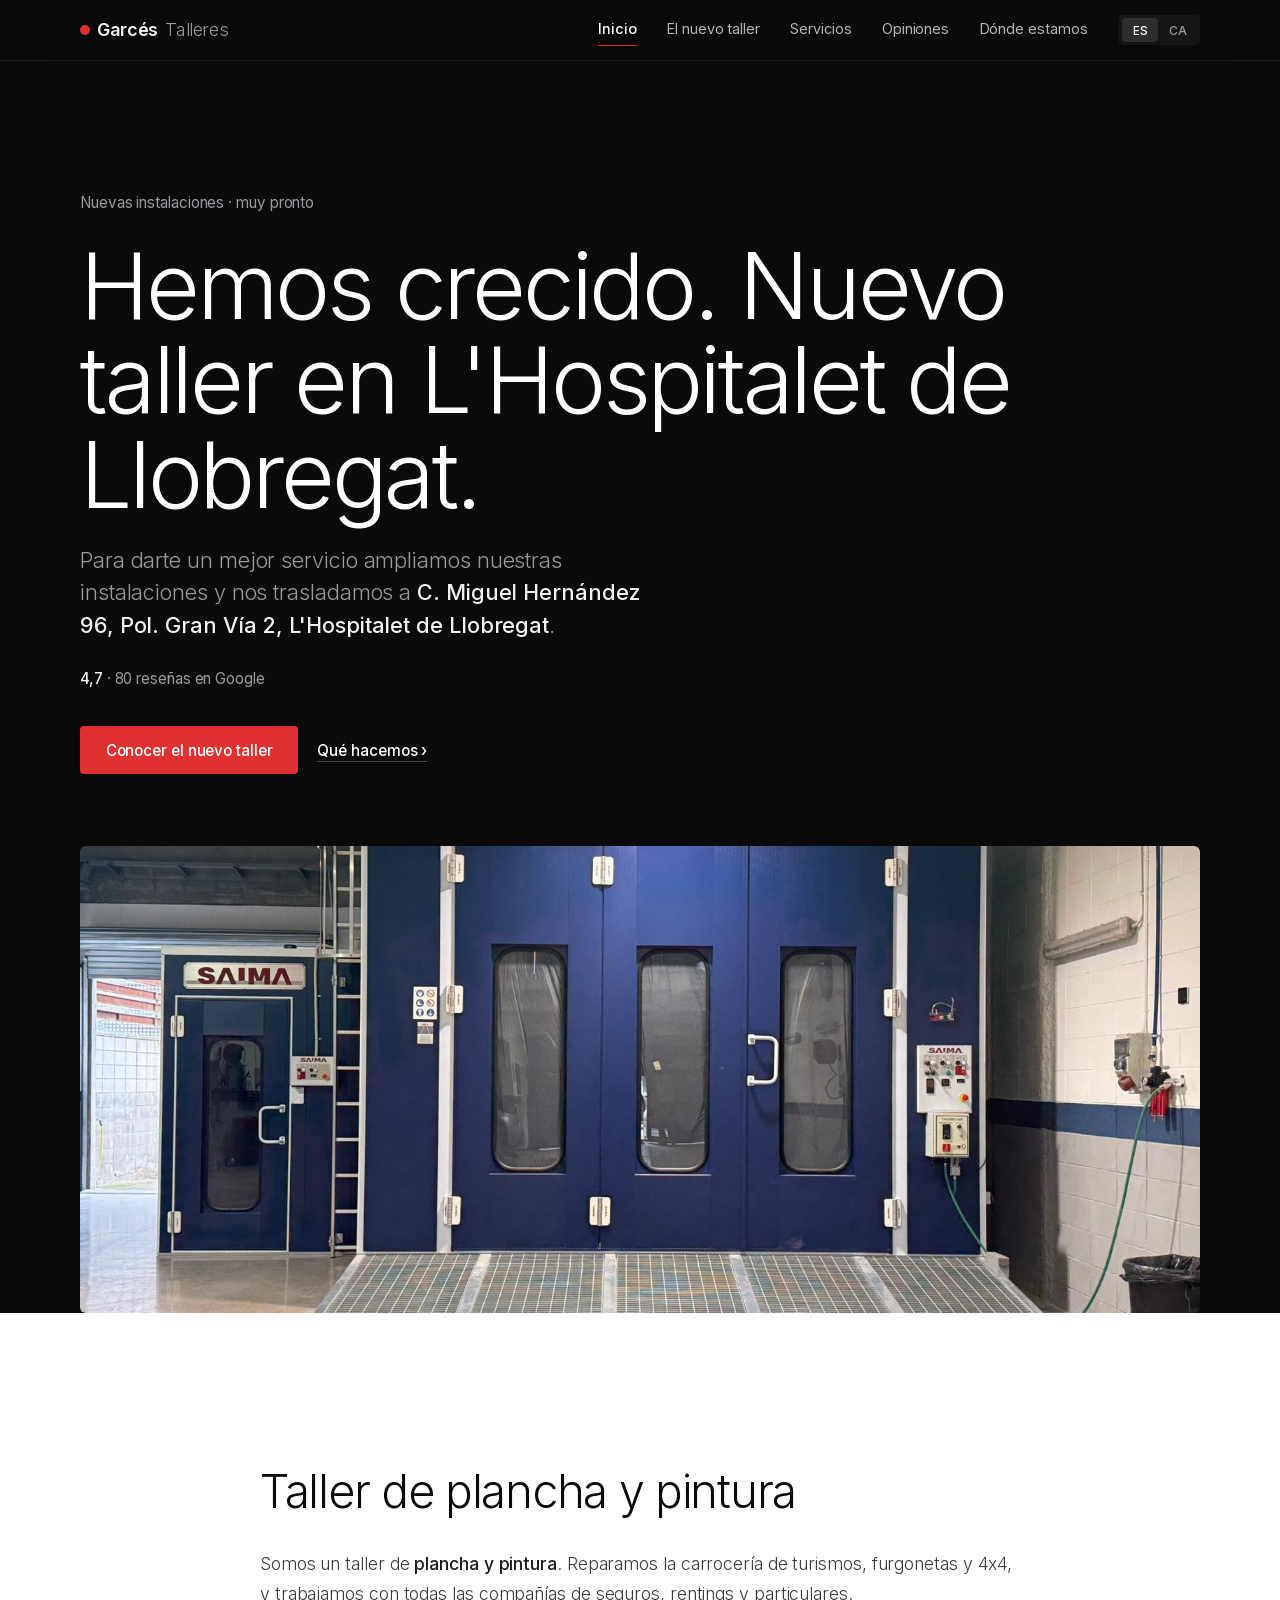
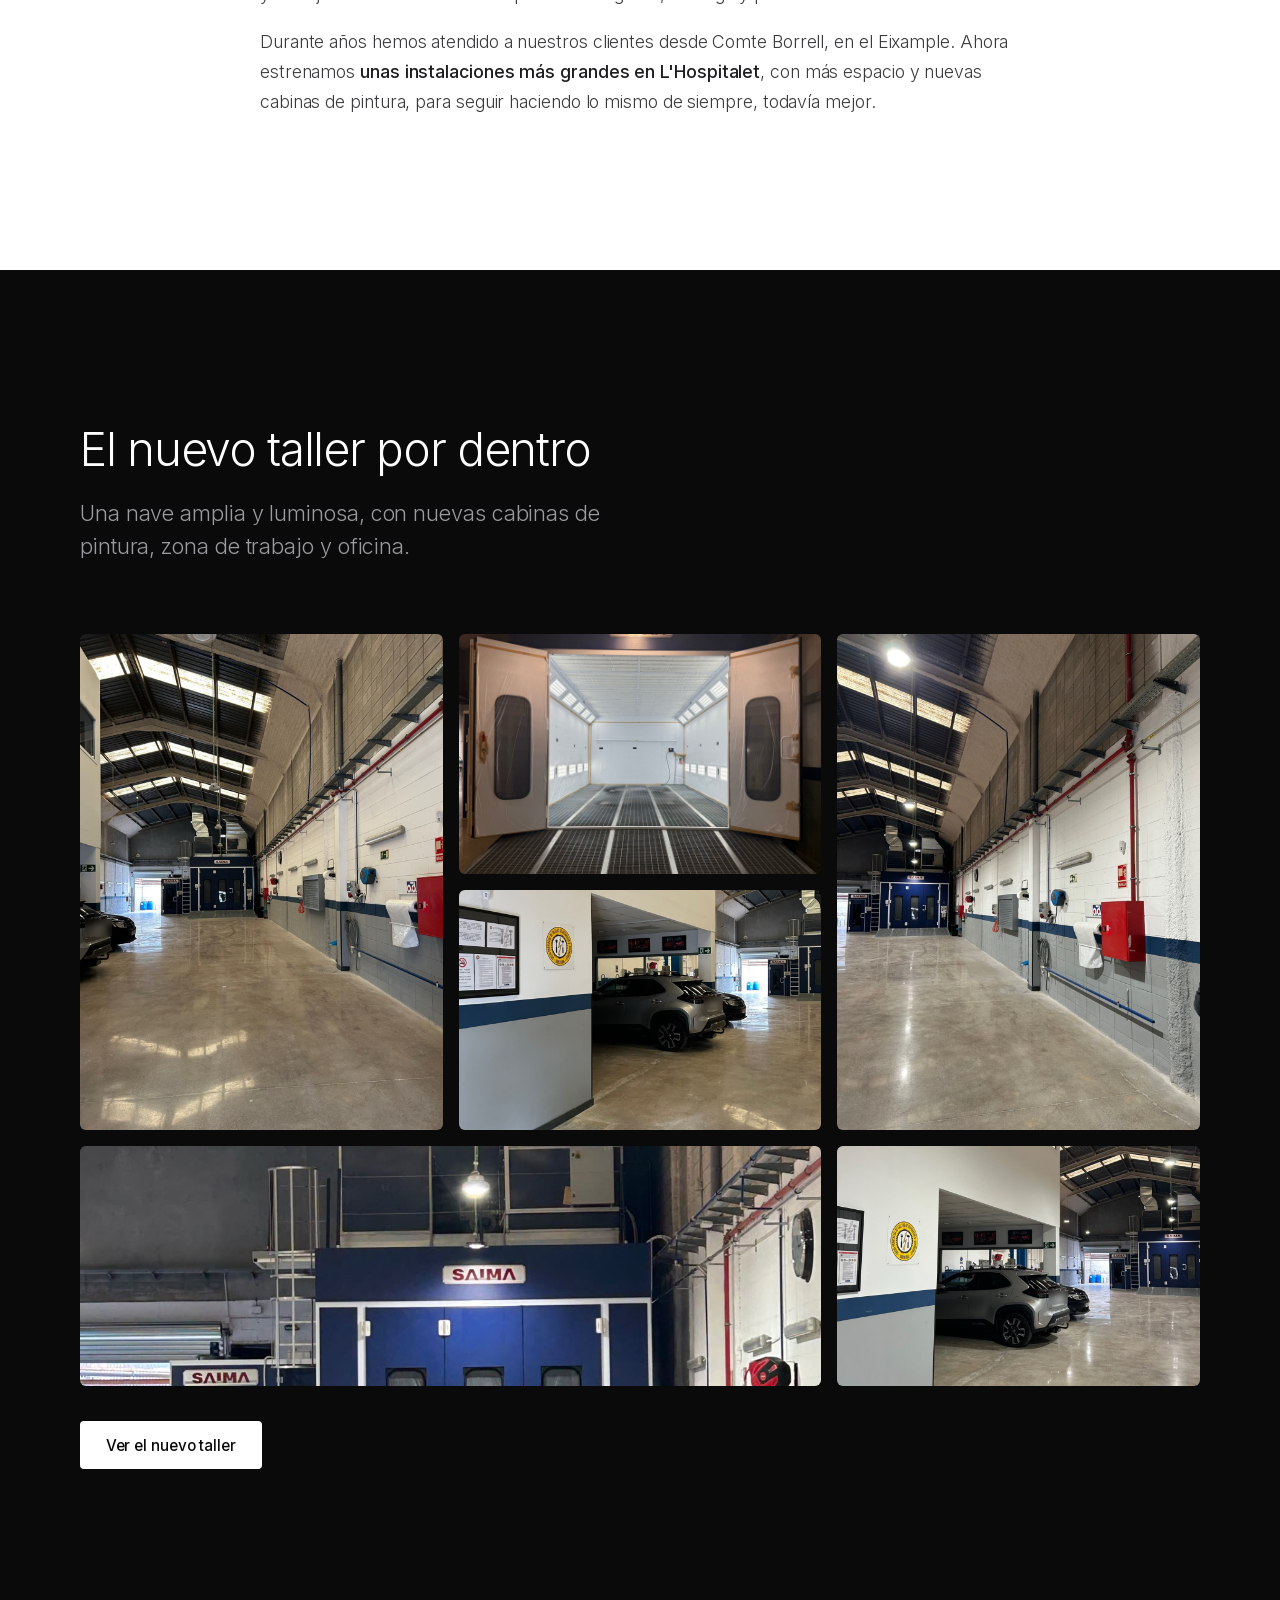
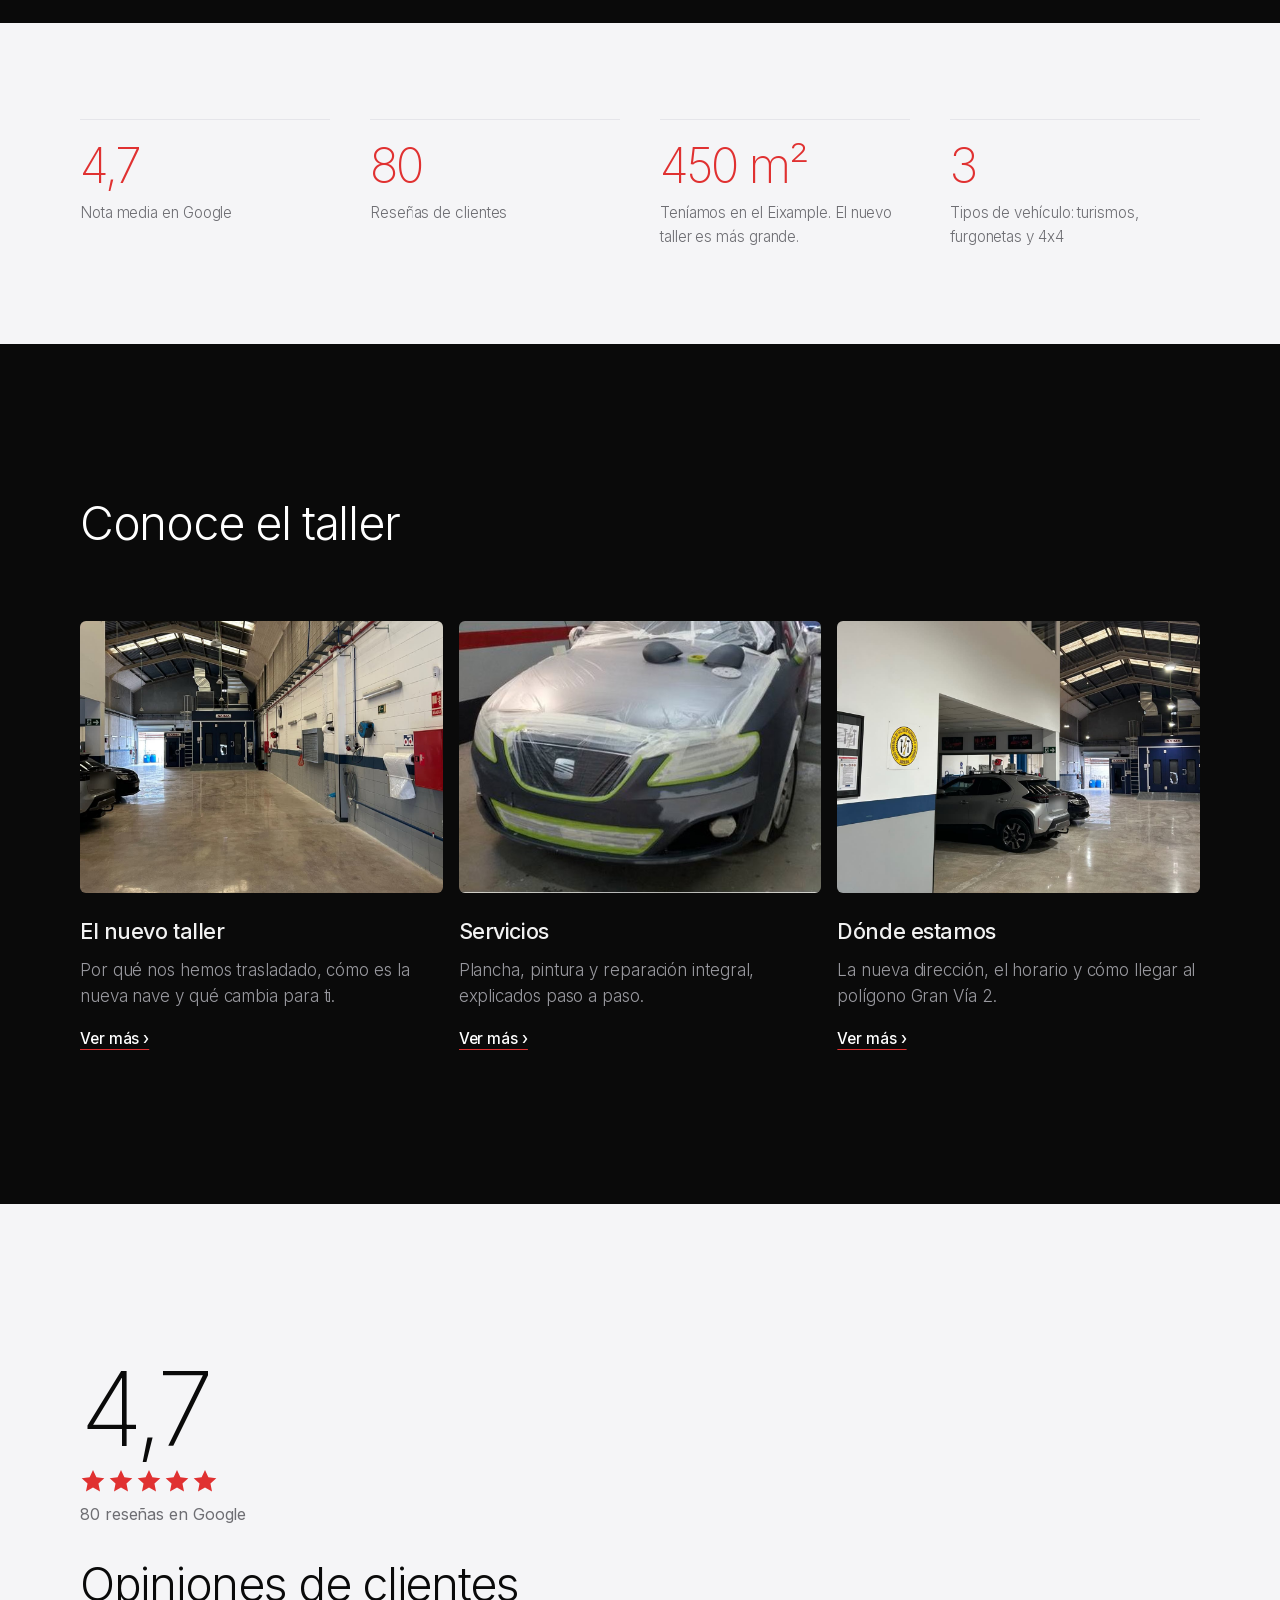
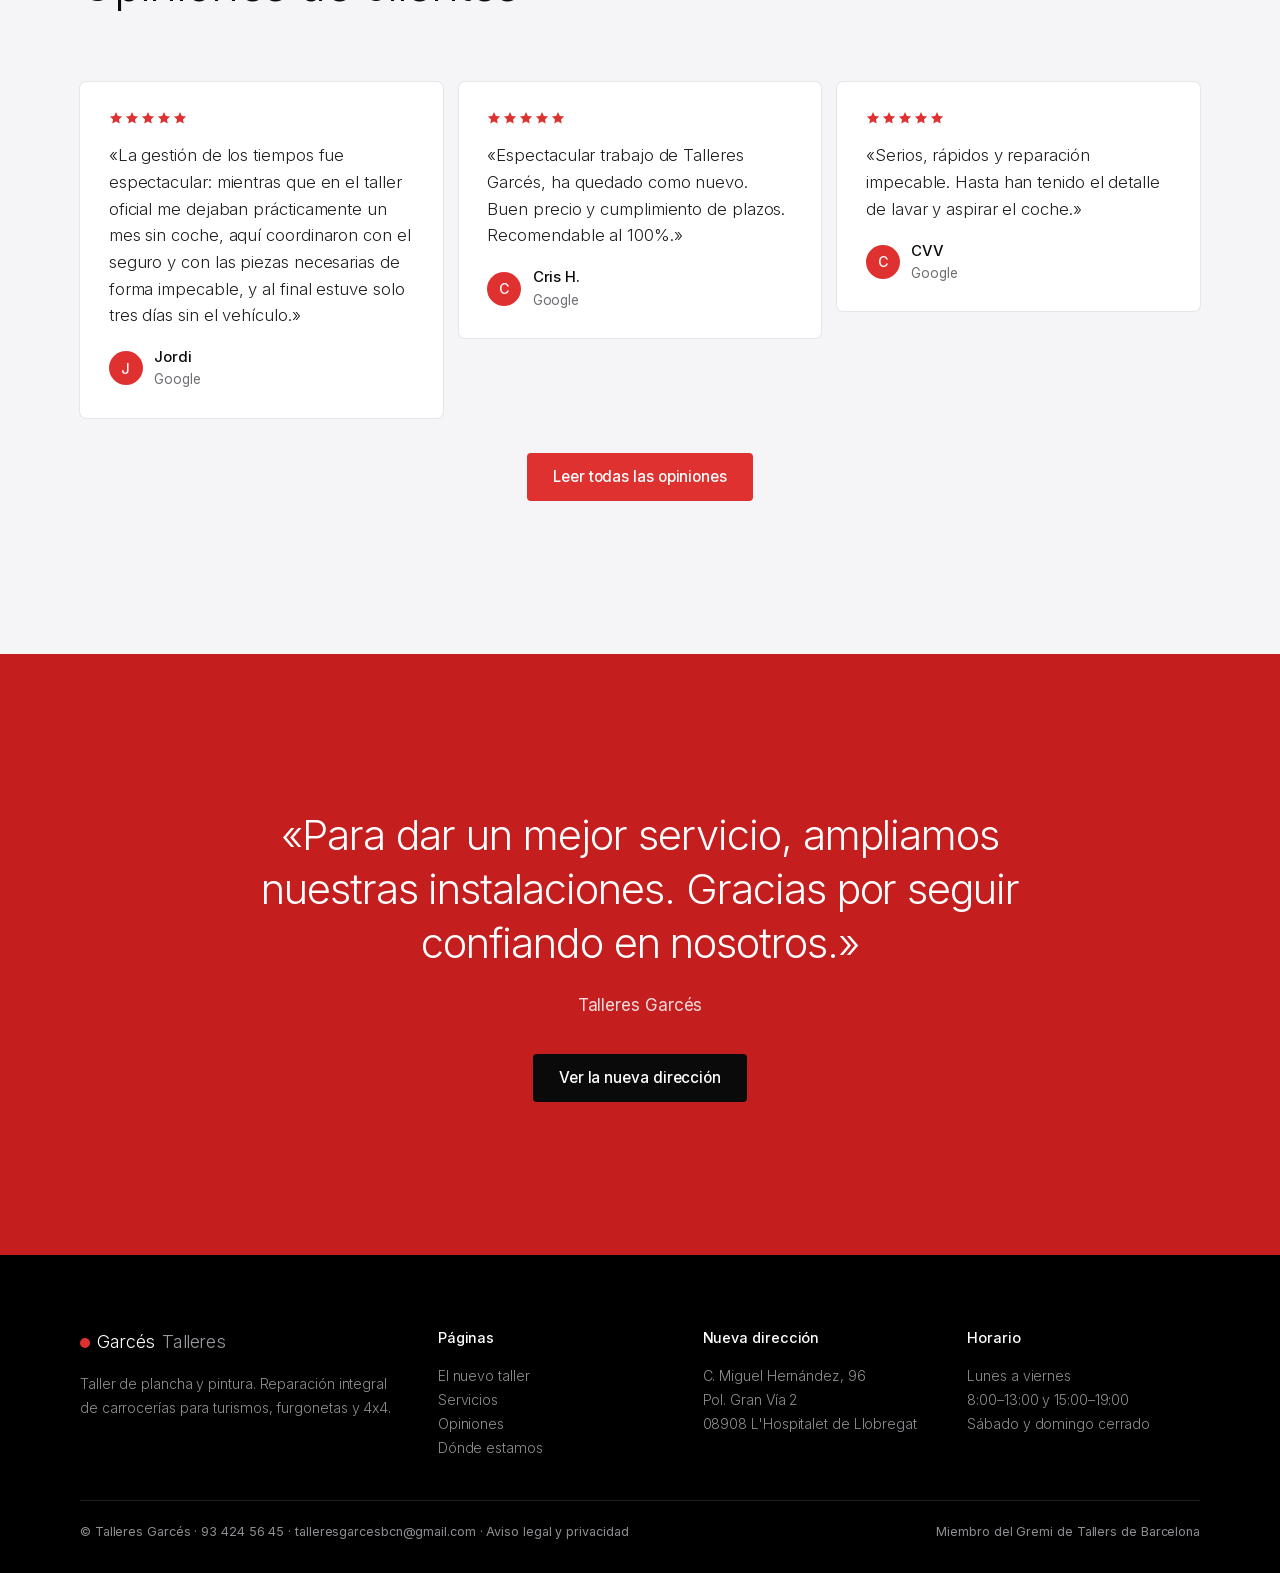
<file: index.html>
<!DOCTYPE html>
<html lang="es">
<head>
<meta charset="utf-8">
<meta name="viewport" content="width=device-width, initial-scale=1">
<title>Talleres Garcés | Hemos crecido: nuevo taller en L'Hospitalet de Llobregat</title>
<meta name="description" content="Talleres Garcés, taller de plancha y pintura. Ampliamos nuestras instalaciones y nos trasladamos a C. Miguel Hernández 96, Pol. Gran Vía 2, L'Hospitalet de Llobregat. 4,7 en Google.">
<meta name="theme-color" content="#0A0A0A">
<meta name="robots" content="noindex, nofollow">
<link rel="canonical" href="https://ry-emit.github.io/talleres-garces-preview/">
<link rel="icon" href="assets/favicon.svg" type="image/svg+xml">
<link rel="apple-touch-icon" href="assets/apple-touch-icon.png">
<meta property="og:type" content="website">
<meta property="og:locale" content="es_ES">
<meta property="og:site_name" content="Talleres Garcés">
<meta property="og:title" content="Talleres Garcés | Hemos crecido: nuevo taller en L'Hospitalet de Llobregat">
<meta property="og:description" content="Talleres Garcés, taller de plancha y pintura. Ampliamos nuestras instalaciones y nos trasladamos a C. Miguel Hernández 96, Pol. Gran Vía 2, L'Hospitalet de Llobregat. 4,7 en Google.">
<meta property="og:image" content="https://ry-emit.github.io/talleres-garces-preview/img/og.jpg">
<meta name="twitter:card" content="summary_large_image">
<link rel="preload" href="assets/fonts/inter-latin.woff2" as="font" type="font/woff2" crossorigin>
<link rel="stylesheet" href="assets/site.css">
<script type="application/ld+json">{"@context": "https://schema.org", "@type": "AutoBodyShop", "name": "Talleres Garcés", "description": "Taller de plancha y pintura. Reparación integral de carrocerías para turismos, furgonetas y 4x4.", "url": "https://ry-emit.github.io/talleres-garces-preview/", "image": "https://ry-emit.github.io/talleres-garces-preview/img/og.jpg", "telephone": "+34 934 24 56 45", "email": "talleresgarcesbcn@gmail.com", "address": {"@type": "PostalAddress", "streetAddress": "C. Miguel Hernández, 96, Pol. Gran Vía 2", "postalCode": "08908", "addressLocality": "L'Hospitalet de Llobregat", "addressRegion": "Barcelona", "addressCountry": "ES"}, "openingHoursSpecification": [{"@type": "OpeningHoursSpecification", "dayOfWeek": ["Monday", "Tuesday", "Wednesday", "Thursday", "Friday"], "opens": "08:00", "closes": "13:00"}, {"@type": "OpeningHoursSpecification", "dayOfWeek": ["Monday", "Tuesday", "Wednesday", "Thursday", "Friday"], "opens": "15:00", "closes": "19:00"}], "areaServed": ["L'Hospitalet de Llobregat", "Barcelona"]}</script>
</head>
<body>
<a class="skip" href="#main" data-i18n="skip">Saltar al contenido</a>

<svg width="0" height="0" style="position:absolute" aria-hidden="true">
  <symbol id="star" viewBox="0 0 20 20"><path fill="currentColor" d="M10 1.5l2.6 5.6 6.1.7-4.5 4.2 1.2 6L10 15l-5.4 3 1.2-6L1.3 7.8l6.1-.7z"/></symbol>
</svg>

<header class="top">
  <div class="wrap">
    <a class="brand" href="index.html">Garcés <span data-i18n="brandSub">Talleres</span></a>
    <nav class="main" id="nav" aria-label="Principal">
      <a href="index.html" aria-current="page" data-i18n="navHome">Inicio</a>
      <a href="nuevo-taller.html" data-i18n="navMove">El nuevo taller</a>
      <a href="servicios.html" data-i18n="navServices">Servicios</a>
      <a href="opiniones.html" data-i18n="navReviews">Opiniones</a>
      <a href="donde-estamos.html" data-i18n="navWhere">Dónde estamos</a>
    </nav>
    <div class="lang" role="group" aria-label="Idioma">
      <button type="button" data-lang="es" aria-pressed="true">ES</button>
      <button type="button" data-lang="ca" aria-pressed="false">CA</button>
    </div>
    <button class="menu-btn" type="button" aria-controls="nav" aria-expanded="false" aria-label="Menú"><span></span></button>
  </div>
</header>

<main id="main">
  <section class="page-hero" aria-labelledby="h1">
    <div class="wrap">
      <span class="pill"><i></i><span data-i18n-html="pill">Nuevas instalaciones · <span data-when>muy pronto</span></span></span>
      <h1 class="display" id="h1" style="margin-top:1.4rem;max-width:17ch" data-i18n-html="h1">Hemos crecido. Nuevo taller en L'Hospitalet de Llobregat.</h1>
      <p class="lead" data-i18n-html="lead">Para darte un mejor servicio ampliamos nuestras instalaciones y nos trasladamos a <strong>C. Miguel Hernández 96, Pol. Gran Vía 2, L'Hospitalet de Llobregat</strong>.</p>
      <a href="opiniones.html" style="display:inline-flex;align-items:center;gap:.6rem;margin-top:1.6rem;color:var(--mute);font-size:.95rem">
        <span><b data-rating style="color:var(--ink);font-weight:500">4,7</b> · <span data-i18n-html="ratingTxt"><span data-count>80</span> reseñas en Google</span></span>
      </a>
      <div class="ctas">
        <a class="btn btn-black" href="nuevo-taller.html" data-i18n="ctaMove">Conocer el nuevo taller</a>
        <a class="btn btn-link" href="servicios.html" data-i18n="ctaServices">Qué hacemos ›</a>
      </div>
    </div>
  </section>

  <div class="page-img">
    <img src="img/nuevo/cabinas.jpg" alt="Cabinas de pintura del nuevo taller en L'Hospitalet" data-i18n-alt="altHero" width="1600" height="1200" style="object-position:50% 55%">
    <span class="tag" data-i18n="heroTag">El nuevo taller de L'Hospitalet</span>
  </div>

  <!-- Quiénes somos -->
  <section class="block light" aria-labelledby="h-about">
    <div class="narrow">
      <h2 id="h-about" data-i18n-html="aboutH">Taller de plancha y pintura</h2>
      <div class="prose" style="margin-top:2rem">
        <p data-i18n-html="about1">Somos un taller de <strong>plancha y pintura</strong>. Reparamos la carrocería de turismos, furgonetas y 4x4, y trabajamos con todas las compañías de seguros, rentings y particulares.</p>
        <p data-i18n-html="about2">Durante años hemos atendido a nuestros clientes desde Comte Borrell, en el Eixample. Ahora estrenamos <strong>unas instalaciones más grandes en L'Hospitalet</strong>, con más espacio y nuevas cabinas de pintura, para seguir haciendo lo mismo de siempre, todavía mejor.</p>
      </div>
    </div>
  </section>

  <!-- Fotos del taller nuevo -->
  <section class="block" aria-labelledby="h-gal">
    <div class="wrap">
      <div class="head">
        <h2 id="h-gal" data-i18n-html="galH">El nuevo taller por dentro</h2>
        <p class="lead" data-i18n="galLead">Una nave amplia y luminosa, con nuevas cabinas de pintura, zona de trabajo y oficina.</p>
      </div>
      <div class="mosaic">
        <figure class="m-tall"><img src="img/nuevo/nave.jpg" alt="Vista general de la nave del nuevo taller" data-i18n-alt="altG1" width="1200" height="1600" loading="lazy" style="object-position:50% 60%"></figure>
        <figure><img src="img/nuevo/cabina-interior.jpg" alt="Interior iluminado de la nueva cabina de pintura" data-i18n-alt="altG2" width="1600" height="1200" loading="lazy"></figure>
        <figure class="m-tall"><img src="img/nuevo/lateral.jpg" alt="Zona de trabajo del nuevo taller" data-i18n-alt="altG3" width="1200" height="1600" loading="lazy" style="object-position:50% 60%"></figure>
        <figure><img src="img/nuevo/oficina.jpg" alt="Oficina y recepción del nuevo taller" data-i18n-alt="altG4" width="1200" height="1600" loading="lazy" style="object-position:40% 62%"></figure>
        <figure class="m-wide2"><img src="img/nuevo/cabinas-techo.jpg" alt="Cabinas de pintura con su sistema de extracción" data-i18n-alt="altG5" width="1200" height="1600" loading="lazy" style="object-position:50% 35%"></figure>
        <figure><img src="img/nuevo/entrada.jpg" alt="Entrada al nuevo taller" data-i18n-alt="altG6" width="1200" height="1600" loading="lazy" style="object-position:50% 60%"></figure>
      </div>
      <div class="ctas"><a class="btn btn-white" href="nuevo-taller.html" data-i18n="galBtn">Ver el nuevo taller</a></div>
    </div>
  </section>

  <!-- Cifras -->
  <section class="block tight light soft" aria-label="Talleres Garcés en cifras">
    <div class="wrap">
      <div class="figures">
        <div class="figure"><strong data-rating>4,7</strong><span data-i18n="fig1">Nota media en Google</span></div>
        <div class="figure"><strong data-count>80</strong><span data-i18n="fig2">Reseñas de clientes</span></div>
        <div class="figure"><strong>450 m²</strong><span data-i18n="fig3">Teníamos en el Eixample. El nuevo taller es más grande.</span></div>
        <div class="figure"><strong>3</strong><span data-i18n="fig4">Tipos de vehículo: turismos, furgonetas y 4x4</span></div>
      </div>
    </div>
  </section>

  <!-- Accesos a las páginas -->
  <section class="block" aria-labelledby="h-tiles">
    <div class="wrap">
      <div class="head">
        <h2 id="h-tiles" data-i18n-html="tilesH">Conoce el taller</h2>
      </div>
      <div class="tiles">
        <a class="tile" href="nuevo-taller.html">
          <img src="img/nuevo/nave.jpg" alt="Nave del nuevo taller" data-i18n-alt="altNave" width="1200" height="1600" loading="lazy" style="object-position:50% 60%">
          <div class="body"><h3 data-i18n="t1h">El nuevo taller</h3><p data-i18n="t1p">Por qué nos hemos trasladado, cómo es la nueva nave y qué cambia para ti.</p><span class="more" data-i18n="more">Ver más ›</span></div>
        </a>
        <a class="tile" href="servicios.html">
          <img src="img/enmascarado.jpg" alt="Coche preparado para pintar" data-i18n-alt="altPrep" width="712" height="413" loading="lazy">
          <div class="body"><h3 data-i18n="t2h">Servicios</h3><p data-i18n="t2p">Plancha, pintura y reparación integral, explicados paso a paso.</p><span class="more" data-i18n="more">Ver más ›</span></div>
        </a>
        <a class="tile" href="donde-estamos.html">
          <img src="img/nuevo/entrada.jpg" alt="Entrada y oficina del nuevo taller" data-i18n-alt="altEntrada" width="1200" height="1600" loading="lazy" style="object-position:50% 55%">
          <div class="body"><h3 data-i18n="t3h">Dónde estamos</h3><p data-i18n="t3p">La nueva dirección, el horario y cómo llegar al polígono Gran Vía 2.</p><span class="more" data-i18n="more">Ver más ›</span></div>
        </a>
      </div>
    </div>
  </section>

  <!-- Opiniones destacadas -->
  <section class="block light soft" aria-labelledby="h-rev">
    <div class="wrap">
      <div class="head center">
        <div class="score">
          <span class="num" data-rating>4,7</span>
          <span class="stars" aria-hidden="true"><svg><use href="#star"/></svg><svg><use href="#star"/></svg><svg><use href="#star"/></svg><svg><use href="#star"/></svg><svg><use href="#star"/></svg></span>
          <small data-i18n-html="ratingTxt"><span data-count>80</span> reseñas en Google</small>
        </div>
        <h2 id="h-rev" style="margin-top:2rem" data-i18n-html="revH">Opiniones de clientes</h2>
      </div>
      <div class="rev-grid" data-reviews="3"></div>
      <div class="ctas center" style="justify-content:center"><a class="btn btn-black" href="opiniones.html" data-i18n="revMore">Leer todas las opiniones</a></div>
    </div>
  </section>

  <!-- Cierre -->
  <section class="block band-red" aria-labelledby="h-close">
    <div class="narrow center">
      <p class="quote-big" id="h-close" data-i18n="quote">«Para dar un mejor servicio, ampliamos nuestras instalaciones. Gracias por seguir confiando en nosotros.»</p>
      <p data-i18n="quoteBy">Talleres Garcés</p>
      <div class="ctas"><a class="btn btn-white" href="donde-estamos.html" data-i18n="ctaWhere">Ver la nueva dirección</a></div>
    </div>
  </section>
</main>

<footer class="site">
  <div class="wrap">
    <div class="cols">
      <div>
        <p class="brand">Garcés <span data-i18n="brandSub">Talleres</span></p>
        <p data-i18n="fAbout">Taller de plancha y pintura. Reparación integral de carrocerías para turismos, furgonetas y 4x4.</p>
      </div>
      <div>
        <h4 data-i18n="fPages">Páginas</h4>
        <ul>
          <li><a href="nuevo-taller.html" data-i18n="navMove">El nuevo taller</a></li>
          <li><a href="servicios.html" data-i18n="navServices">Servicios</a></li>
          <li><a href="opiniones.html" data-i18n="navReviews">Opiniones</a></li>
          <li><a href="donde-estamos.html" data-i18n="navWhere">Dónde estamos</a></li>
        </ul>
      </div>
      <div>
        <h4 data-i18n="fNew">Nueva dirección</h4>
        <p>C. Miguel Hernández, 96<br>Pol. Gran Vía 2<br>08908 L'Hospitalet de Llobregat</p>
      </div>
      <div>
        <h4 data-i18n="fHours">Horario</h4>
        <p data-i18n-html="fHoursTxt">Lunes a viernes<br>8:00–13:00 y 15:00–19:00<br>Sábado y domingo cerrado</p>
      </div>
    </div>
    <div class="legal">
      <span>© Talleres Garcés · 93 424 56 45 · talleresgarcesbcn@gmail.com · <a href="legal.html" data-i18n="fLegal">Aviso legal y privacidad</a></span>
      <span data-i18n="fMember">Miembro del Gremi de Tallers de Barcelona</span>
    </div>
  </div>
</footer>

<script>window.PAGE_CA = {"pill": "Noves instal·lacions · <span data-when></span>", "h1": "Hem crescut. Nou taller a l'Hospitalet de Llobregat.", "lead": "Per donar-te un millor servei ampliem les nostres instal·lacions i ens traslladem al <strong>C. Miguel Hernández 96, Pol. Gran Via 2, l'Hospitalet de Llobregat</strong>.", "ctaMove": "Conèixer el nou taller", "ctaServices": "Què fem ›", "altHero": "Cabines de pintura del nou taller a l'Hospitalet", "heroTag": "El nou taller de l'Hospitalet", "aboutEyebrow": "Tallers Garcés", "aboutH": "Taller de planxa i pintura", "about1": "Som un taller de <strong>planxa i pintura</strong>. Reparem la carrosseria de turismes, furgonetes i 4x4, i treballem amb totes les companyies d'assegurances, rentings i particulars.", "about2": "Durant anys hem atès els nostres clients des de Comte Borrell, a l'Eixample. Ara estrenem <strong>unes instal·lacions més grans a l'Hospitalet</strong>, amb més espai i noves cabines de pintura, per continuar fent el mateix de sempre, encara millor.", "fig1": "Nota mitjana a Google", "fig2": "Ressenyes de clients", "fig3": "Teníem a l'Eixample. El nou taller és més gran.", "fig4": "Tipus de vehicle: turismes, furgonetes i 4x4", "tilesEyebrow": "Descobreix", "tilesH": "Coneix el taller", "altNave": "Nau del nou taller", "t1h": "El nou taller", "t1p": "Per què ens hem traslladat, com és la nova nau i què canvia per a tu.", "altPrep": "Cotxe preparat per pintar", "t2h": "Serveis", "t2p": "Planxa, pintura i reparació integral, explicats pas a pas.", "altEntrada": "Entrada i oficina del nou taller", "t3h": "On som", "t3p": "La nova adreça, l'horari i com arribar al polígon Gran Via 2.", "more": "Veure'n més ›", "revH": "Opinions de clients", "revMore": "Llegir totes les opinions", "quote": "«Per donar un millor servei, ampliem les nostres instal·lacions. Gràcies per continuar confiant en nosaltres.»", "quoteBy": "Tallers Garcés", "ctaWhere": "Veure la nova adreça", "galH": "El nou taller per dins", "galLead": "Una nau àmplia i lluminosa, amb noves cabines de pintura, zona de treball i oficina.", "altG1": "Vista general de la nau del nou taller", "altG2": "Interior il·luminat de la nova cabina de pintura", "altG3": "Zona de treball del nou taller", "altG4": "Oficina i recepció del nou taller", "altG5": "Cabines de pintura amb el sistema d'extracció", "altG6": "Entrada al nou taller", "galBtn": "Veure el nou taller"};</script>
<script src="assets/site.js"></script>
</body>
</html>
</file>
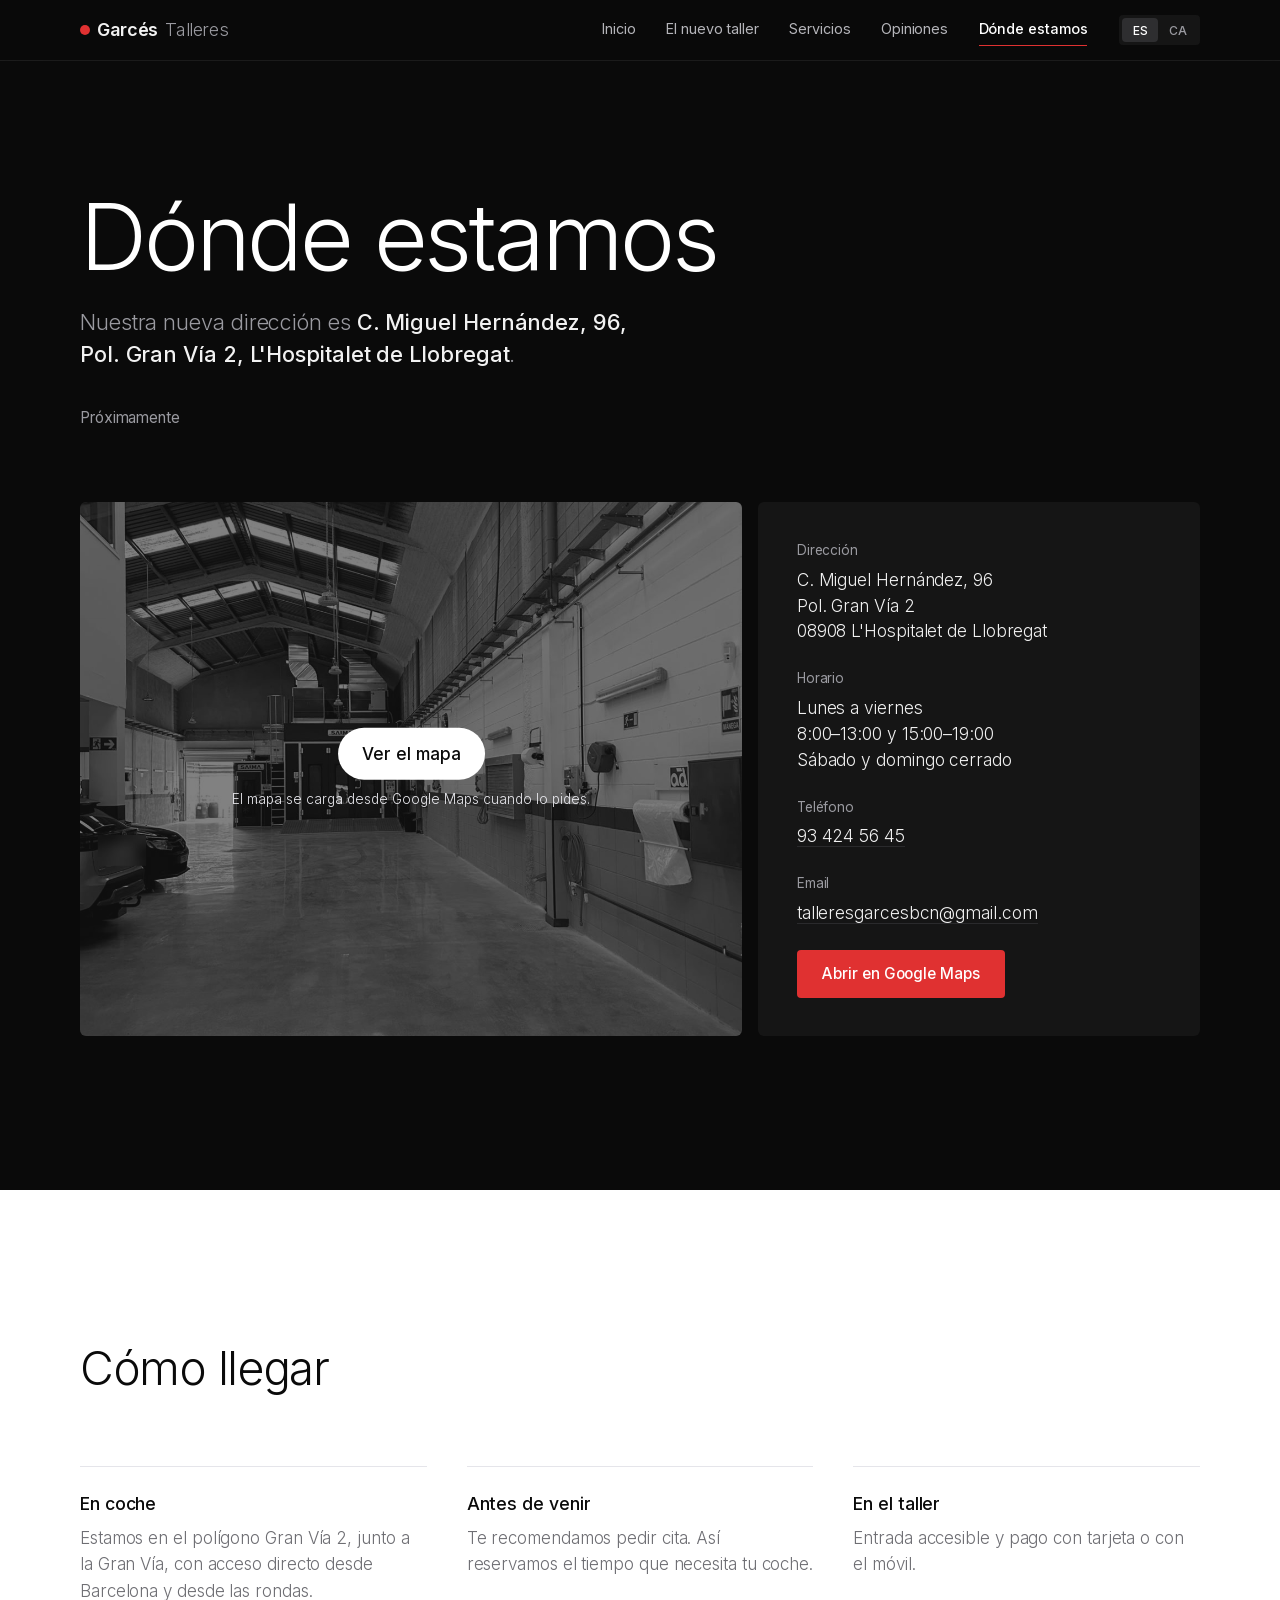
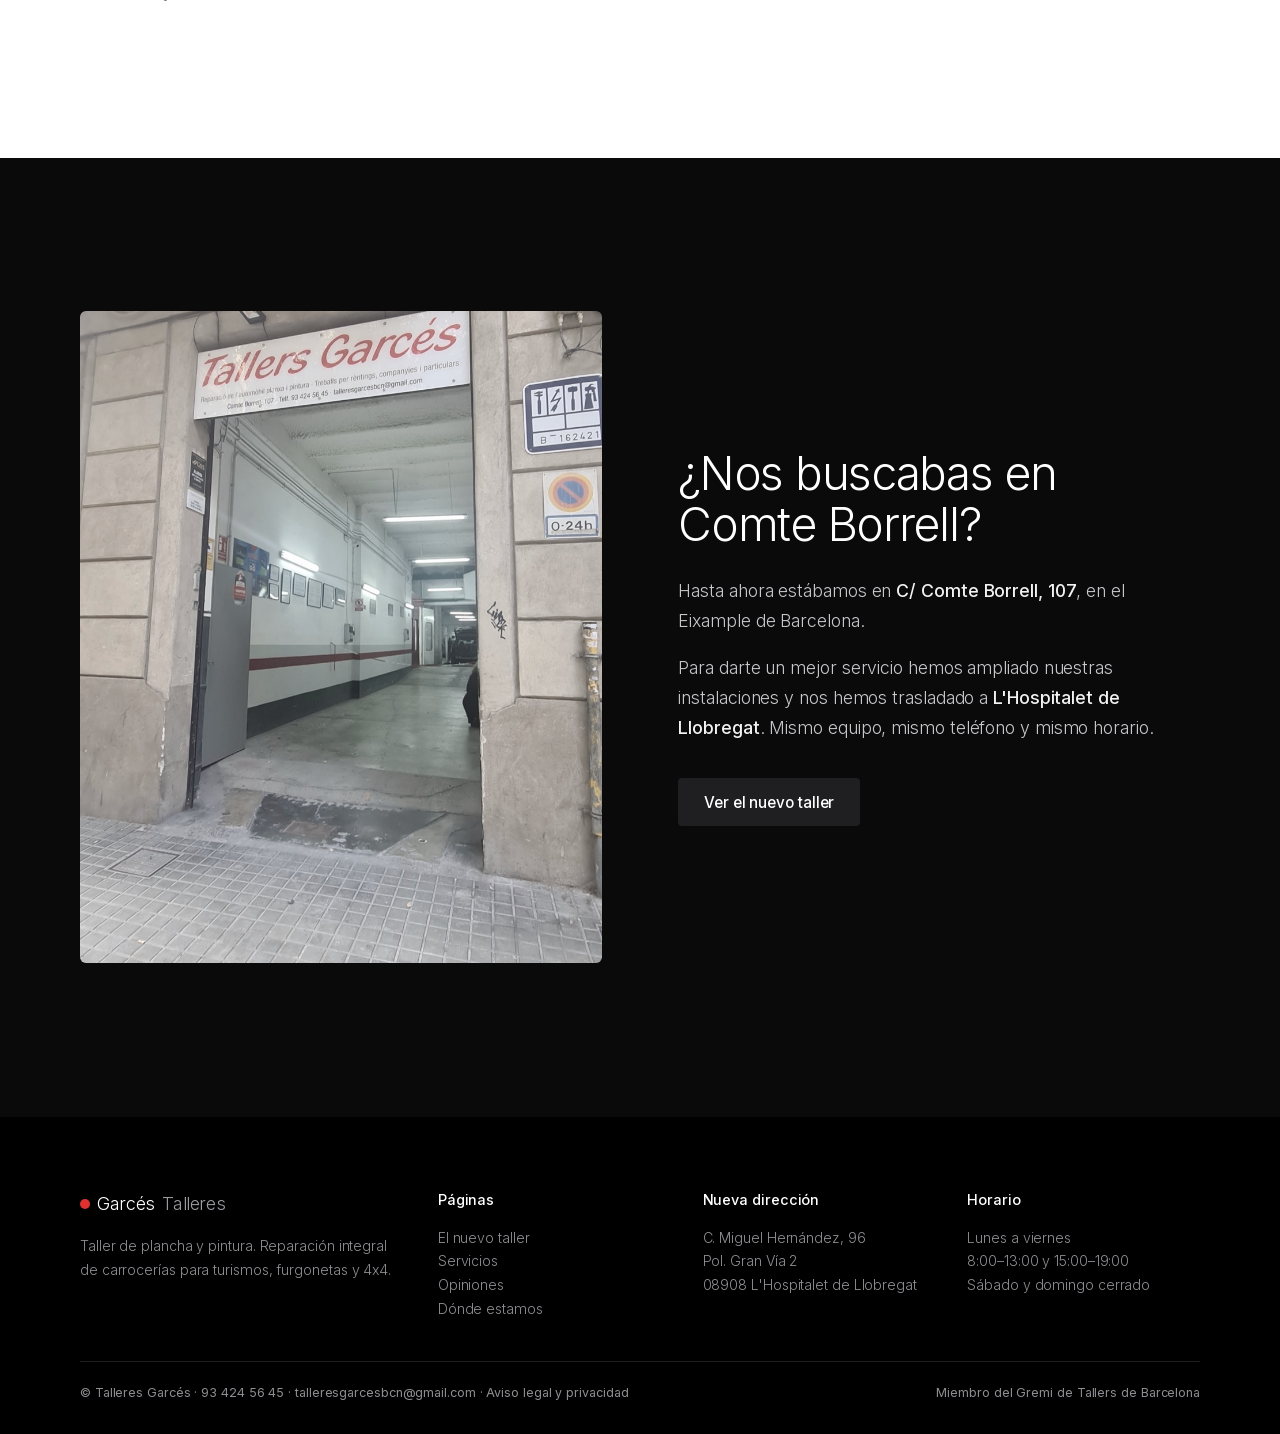
<file: donde-estamos.html>
<!DOCTYPE html>
<html lang="es">
<head>
<meta charset="utf-8">
<meta name="viewport" content="width=device-width, initial-scale=1">
<title>Dónde estamos | Talleres Garcés, L'Hospitalet de Llobregat</title>
<meta name="description" content="Nueva dirección de Talleres Garcés: C. Miguel Hernández 96, Pol. Gran Vía 2, 08908 L'Hospitalet de Llobregat. Horario de lunes a viernes.">
<meta name="theme-color" content="#0A0A0A">
<meta name="robots" content="noindex, nofollow">
<link rel="canonical" href="https://ry-emit.github.io/talleres-garces-preview/donde-estamos.html">
<link rel="icon" href="assets/favicon.svg" type="image/svg+xml">
<link rel="apple-touch-icon" href="assets/apple-touch-icon.png">
<meta property="og:type" content="website">
<meta property="og:locale" content="es_ES">
<meta property="og:site_name" content="Talleres Garcés">
<meta property="og:title" content="Dónde estamos | Talleres Garcés, L'Hospitalet de Llobregat">
<meta property="og:description" content="Nueva dirección de Talleres Garcés: C. Miguel Hernández 96, Pol. Gran Vía 2, 08908 L'Hospitalet de Llobregat. Horario de lunes a viernes.">
<meta property="og:image" content="https://ry-emit.github.io/talleres-garces-preview/img/og.jpg">
<meta name="twitter:card" content="summary_large_image">
<link rel="preload" href="assets/fonts/inter-latin.woff2" as="font" type="font/woff2" crossorigin>
<link rel="stylesheet" href="assets/site.css">
<script type="application/ld+json">{"@context": "https://schema.org", "@type": "AutoBodyShop", "name": "Talleres Garcés", "description": "Taller de plancha y pintura. Reparación integral de carrocerías para turismos, furgonetas y 4x4.", "url": "https://ry-emit.github.io/talleres-garces-preview/", "image": "https://ry-emit.github.io/talleres-garces-preview/img/og.jpg", "telephone": "+34 934 24 56 45", "email": "talleresgarcesbcn@gmail.com", "address": {"@type": "PostalAddress", "streetAddress": "C. Miguel Hernández, 96, Pol. Gran Vía 2", "postalCode": "08908", "addressLocality": "L'Hospitalet de Llobregat", "addressRegion": "Barcelona", "addressCountry": "ES"}, "openingHoursSpecification": [{"@type": "OpeningHoursSpecification", "dayOfWeek": ["Monday", "Tuesday", "Wednesday", "Thursday", "Friday"], "opens": "08:00", "closes": "13:00"}, {"@type": "OpeningHoursSpecification", "dayOfWeek": ["Monday", "Tuesday", "Wednesday", "Thursday", "Friday"], "opens": "15:00", "closes": "19:00"}], "areaServed": ["L'Hospitalet de Llobregat", "Barcelona"]}</script>
</head>
<body>
<a class="skip" href="#main" data-i18n="skip">Saltar al contenido</a>

<svg width="0" height="0" style="position:absolute" aria-hidden="true">
  <symbol id="star" viewBox="0 0 20 20"><path fill="currentColor" d="M10 1.5l2.6 5.6 6.1.7-4.5 4.2 1.2 6L10 15l-5.4 3 1.2-6L1.3 7.8l6.1-.7z"/></symbol>
</svg>

<header class="top">
  <div class="wrap">
    <a class="brand" href="index.html">Garcés <span data-i18n="brandSub">Talleres</span></a>
    <nav class="main" id="nav" aria-label="Principal">
      <a href="index.html" data-i18n="navHome">Inicio</a>
      <a href="nuevo-taller.html" data-i18n="navMove">El nuevo taller</a>
      <a href="servicios.html" data-i18n="navServices">Servicios</a>
      <a href="opiniones.html" data-i18n="navReviews">Opiniones</a>
      <a href="donde-estamos.html" aria-current="page" data-i18n="navWhere">Dónde estamos</a>
    </nav>
    <div class="lang" role="group" aria-label="Idioma">
      <button type="button" data-lang="es" aria-pressed="true">ES</button>
      <button type="button" data-lang="ca" aria-pressed="false">CA</button>
    </div>
    <button class="menu-btn" type="button" aria-controls="nav" aria-expanded="false" aria-label="Menú"><span></span></button>
  </div>
</header>

<main id="main">
  <section class="page-hero" aria-labelledby="h1">
    <div class="wrap">
      <h1 class="display" id="h1" style="max-width:13ch" data-i18n-html="h1">Dónde estamos</h1>
      <p class="lead" data-i18n-html="lead">Nuestra nueva dirección es <strong>C. Miguel Hernández, 96, Pol. Gran Vía 2, L'Hospitalet de Llobregat</strong>.</p>
      <div class="ctas"><span class="pill"><i></i><span data-date-pill>Próximamente</span></span></div>
    </div>
  </section>

  <!-- Mapa + datos -->
  <section class="block" style="padding-top:0" aria-label="Mapa y datos del taller">
    <div class="wrap">
      <div class="where">
        <button class="map-load" type="button" data-title="Mapa: C. Miguel Hernández 96, L'Hospitalet de Llobregat"
          data-src="https://www.google.com/maps?q=Carrer%20de%20Miguel%20Hern%C3%A1ndez%2096%2C%2008908%20L%27Hospitalet%20de%20Llobregat&output=embed">
          <img src="img/nuevo/nave.jpg" alt="" width="1200" height="1600" loading="lazy">
          <span><b data-i18n="mapShow">Ver el mapa</b><small data-i18n="mapNote">El mapa se carga desde Google Maps cuando lo pides.</small></span>
        </button>
        <dl>
          <div><dt data-i18n="dAddr">Dirección</dt><dd>C. Miguel Hernández, 96<br>Pol. Gran Vía 2<br>08908 L'Hospitalet de Llobregat</dd></div>
          <div><dt data-i18n="dHours">Horario</dt><dd data-i18n-html="hours">Lunes a viernes<br>8:00–13:00 y 15:00–19:00<br>Sábado y domingo cerrado</dd></div>
          <div><dt data-i18n="dPhone">Teléfono</dt><dd><a href="tel:+34934245645">93 424 56 45</a></dd></div>
          <div><dt>Email</dt><dd><a href="mailto:talleresgarcesbcn@gmail.com">talleresgarcesbcn@gmail.com</a></dd></div>
          <div><a class="btn btn-black" href="https://maps.app.goo.gl/JdMUzLqHQJ1LinS58" target="_blank" rel="noopener" data-i18n="mapBtn">Abrir en Google Maps</a></div>
        </dl>
      </div>
    </div>
  </section>

  <!-- Cómo llegar -->
  <section class="block light" aria-labelledby="h-how">
    <div class="wrap">
      <div class="head">
        <h2 id="h-how" data-i18n-html="howH">Cómo llegar</h2>
      </div>
      <div class="info-cards">
        <div class="info-card" style="background:#fff"><h3 data-i18n="h1h">En coche</h3><p data-i18n="h1p">Estamos en el polígono Gran Vía 2, junto a la Gran Vía, con acceso directo desde Barcelona y desde las rondas.</p></div>
        <div class="info-card" style="background:#fff"><h3 data-i18n="h2h">Antes de venir</h3><p data-i18n="h2p">Te recomendamos pedir cita. Así reservamos el tiempo que necesita tu coche.</p></div>
        <div class="info-card" style="background:#fff"><h3 data-i18n="h3h">En el taller</h3><p data-i18n="h3p">Entrada accesible y pago con tarjeta o con el móvil.</p></div>
      </div>
    </div>
  </section>

  <!-- Dirección antigua -->
  <section class="block" aria-labelledby="h-old">
    <div class="wrap">
      <div class="split">
        <figure><img src="img/fachada-comte-borrell.jpg" alt="Fachada del antiguo taller en Comte Borrell 107" data-i18n-alt="altOld" width="1000" height="1133" loading="lazy" style="filter:grayscale(.4)"></figure>
        <div>
          <h2 id="h-old" data-i18n-html="oldH">¿Nos buscabas en Comte Borrell?</h2>
          <div class="prose" style="margin-top:1.6rem">
            <p data-i18n-html="old1">Hasta ahora estábamos en <strong>C/ Comte Borrell, 107</strong>, en el Eixample de Barcelona.</p>
            <p data-i18n-html="old2">Para darte un mejor servicio hemos ampliado nuestras instalaciones y nos hemos trasladado a <strong>L'Hospitalet de Llobregat</strong>. Mismo equipo, mismo teléfono y mismo horario.</p>
          </div>
          <div class="ctas"><a class="btn btn-soft" href="nuevo-taller.html" data-i18n="oldBtn">Ver el nuevo taller</a></div>
        </div>
      </div>
    </div>
  </section>
</main>

<footer class="site">
  <div class="wrap">
    <div class="cols">
      <div>
        <p class="brand">Garcés <span data-i18n="brandSub">Talleres</span></p>
        <p data-i18n="fAbout">Taller de plancha y pintura. Reparación integral de carrocerías para turismos, furgonetas y 4x4.</p>
      </div>
      <div>
        <h4 data-i18n="fPages">Páginas</h4>
        <ul>
          <li><a href="nuevo-taller.html" data-i18n="navMove">El nuevo taller</a></li>
          <li><a href="servicios.html" data-i18n="navServices">Servicios</a></li>
          <li><a href="opiniones.html" data-i18n="navReviews">Opiniones</a></li>
          <li><a href="donde-estamos.html" data-i18n="navWhere">Dónde estamos</a></li>
        </ul>
      </div>
      <div>
        <h4 data-i18n="fNew">Nueva dirección</h4>
        <p>C. Miguel Hernández, 96<br>Pol. Gran Vía 2<br>08908 L'Hospitalet de Llobregat</p>
      </div>
      <div>
        <h4 data-i18n="fHours">Horario</h4>
        <p data-i18n-html="fHoursTxt">Lunes a viernes<br>8:00–13:00 y 15:00–19:00<br>Sábado y domingo cerrado</p>
      </div>
    </div>
    <div class="legal">
      <span>© Talleres Garcés · 93 424 56 45 · talleresgarcesbcn@gmail.com · <a href="legal.html" data-i18n="fLegal">Aviso legal y privacidad</a></span>
      <span data-i18n="fMember">Miembro del Gremi de Tallers de Barcelona</span>
    </div>
  </div>
</footer>

<script>window.PAGE_CA = {"eyebrow": "On som", "h1": "On som", "lead": "La nostra nova adreça és <strong>C. Miguel Hernández, 96, Pol. Gran Via 2, l'Hospitalet de Llobregat</strong>.", "dAddr": "Adreça", "dHours": "Horari", "hours": "Dilluns a divendres<br>8:00–13:00 i 15:00–19:00<br>Dissabte i diumenge tancat", "dPhone": "Telèfon", "mapBtn": "Obrir a Google Maps", "howEyebrow": "Com arribar-hi", "howH": "Com arribar-hi", "h1h": "Amb cotxe", "h1p": "Som al polígon Gran Via 2, al costat de la Gran Via, amb accés directe des de Barcelona i des de les rondes.", "h2h": "Abans de venir", "h2p": "Et recomanem demanar cita. Així reservem el temps que necessita el teu cotxe.", "h3h": "Al taller", "h3p": "Entrada accessible i pagament amb targeta o amb el mòbil.", "altOld": "Façana de l'antic taller a Comte Borrell 107", "oldEyebrow": "Adreça anterior", "oldH": "Ens buscaves a Comte Borrell?", "old1": "Fins ara érem al <strong>C/ Comte Borrell, 107</strong>, a l'Eixample de Barcelona.", "old2": "Per donar-te un millor servei hem ampliat les nostres instal·lacions i ens hem traslladat a <strong>l'Hospitalet de Llobregat</strong>. Mateix equip, mateix telèfon i mateix horari.", "oldBtn": "Veure el nou taller"};</script>
<script src="assets/site.js"></script>
</body>
</html>
</file>
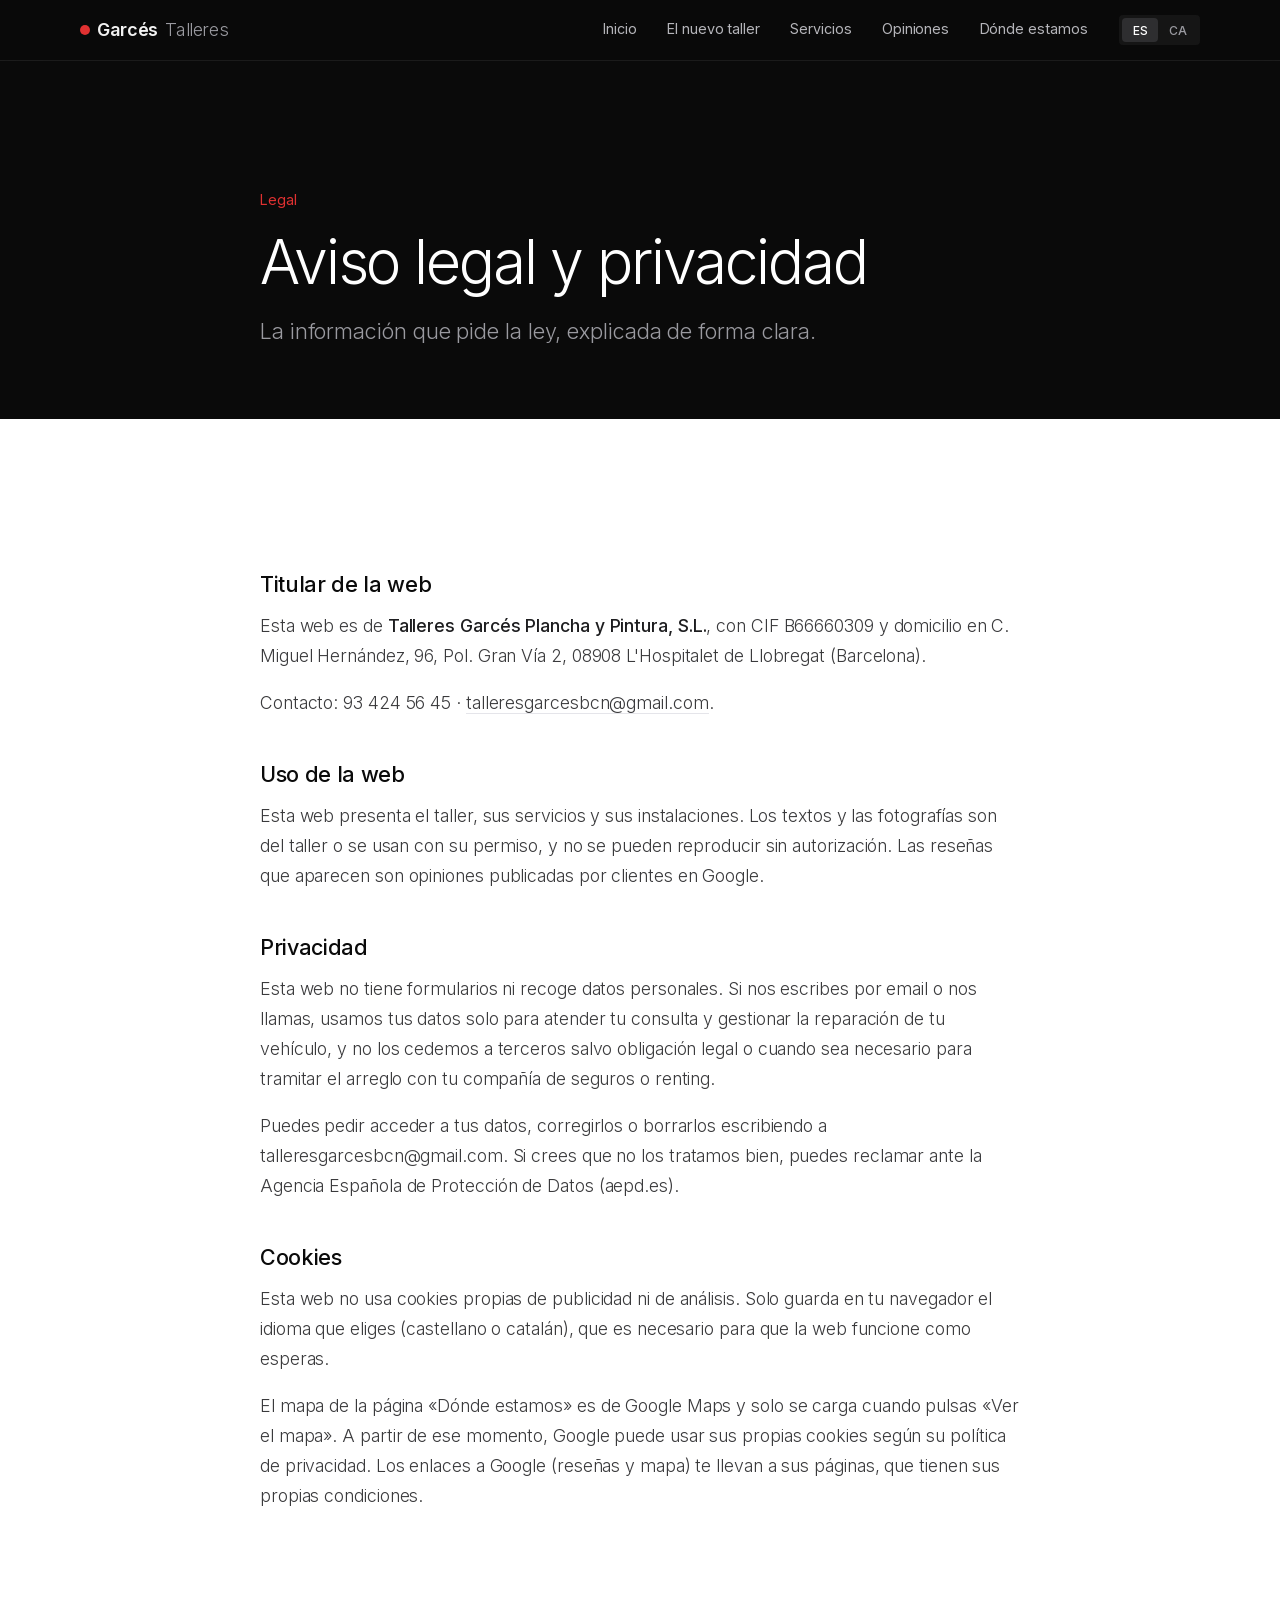
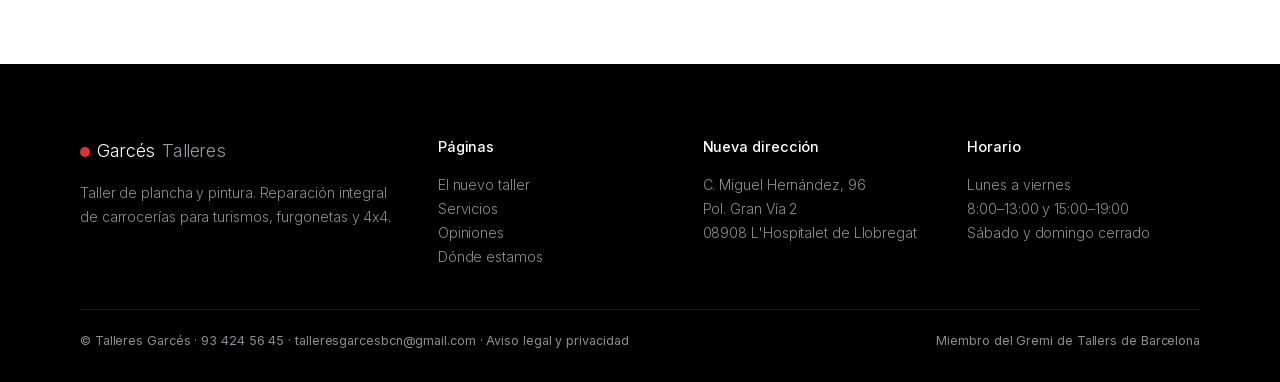
<file: legal.html>
<!DOCTYPE html>
<html lang="es">
<head>
<meta charset="utf-8">
<meta name="viewport" content="width=device-width, initial-scale=1">
<title>Aviso legal y privacidad | Talleres Garcés</title>
<meta name="description" content="Aviso legal, política de privacidad y política de cookies de la web de Talleres Garcés.">
<meta name="theme-color" content="#0A0A0A">
<meta name="robots" content="noindex, nofollow">
<link rel="canonical" href="https://ry-emit.github.io/talleres-garces-preview/legal.html">
<link rel="icon" href="assets/favicon.svg" type="image/svg+xml">
<link rel="apple-touch-icon" href="assets/apple-touch-icon.png">
<meta property="og:type" content="website">
<meta property="og:locale" content="es_ES">
<meta property="og:site_name" content="Talleres Garcés">
<meta property="og:title" content="Aviso legal y privacidad | Talleres Garcés">
<meta property="og:description" content="Aviso legal, política de privacidad y política de cookies de la web de Talleres Garcés.">
<meta property="og:image" content="https://ry-emit.github.io/talleres-garces-preview/img/og.jpg">
<meta name="twitter:card" content="summary_large_image">
<link rel="preload" href="assets/fonts/inter-latin.woff2" as="font" type="font/woff2" crossorigin>
<link rel="stylesheet" href="assets/site.css">
<script type="application/ld+json">{"@context": "https://schema.org", "@type": "AutoBodyShop", "name": "Talleres Garcés", "description": "Taller de plancha y pintura. Reparación integral de carrocerías para turismos, furgonetas y 4x4.", "url": "https://ry-emit.github.io/talleres-garces-preview/", "image": "https://ry-emit.github.io/talleres-garces-preview/img/og.jpg", "telephone": "+34 934 24 56 45", "email": "talleresgarcesbcn@gmail.com", "address": {"@type": "PostalAddress", "streetAddress": "C. Miguel Hernández, 96, Pol. Gran Vía 2", "postalCode": "08908", "addressLocality": "L'Hospitalet de Llobregat", "addressRegion": "Barcelona", "addressCountry": "ES"}, "openingHoursSpecification": [{"@type": "OpeningHoursSpecification", "dayOfWeek": ["Monday", "Tuesday", "Wednesday", "Thursday", "Friday"], "opens": "08:00", "closes": "13:00"}, {"@type": "OpeningHoursSpecification", "dayOfWeek": ["Monday", "Tuesday", "Wednesday", "Thursday", "Friday"], "opens": "15:00", "closes": "19:00"}], "areaServed": ["L'Hospitalet de Llobregat", "Barcelona"]}</script>
</head>
<body>
<a class="skip" href="#main" data-i18n="skip">Saltar al contenido</a>

<svg width="0" height="0" style="position:absolute" aria-hidden="true">
  <symbol id="star" viewBox="0 0 20 20"><path fill="currentColor" d="M10 1.5l2.6 5.6 6.1.7-4.5 4.2 1.2 6L10 15l-5.4 3 1.2-6L1.3 7.8l6.1-.7z"/></symbol>
</svg>

<header class="top">
  <div class="wrap">
    <a class="brand" href="index.html">Garcés <span data-i18n="brandSub">Talleres</span></a>
    <nav class="main" id="nav" aria-label="Principal">
      <a href="index.html" data-i18n="navHome">Inicio</a>
      <a href="nuevo-taller.html" data-i18n="navMove">El nuevo taller</a>
      <a href="servicios.html" data-i18n="navServices">Servicios</a>
      <a href="opiniones.html" data-i18n="navReviews">Opiniones</a>
      <a href="donde-estamos.html" data-i18n="navWhere">Dónde estamos</a>
    </nav>
    <div class="lang" role="group" aria-label="Idioma">
      <button type="button" data-lang="es" aria-pressed="true">ES</button>
      <button type="button" data-lang="ca" aria-pressed="false">CA</button>
    </div>
    <button class="menu-btn" type="button" aria-controls="nav" aria-expanded="false" aria-label="Menú"><span></span></button>
  </div>
</header>

<main id="main">
  <section class="page-hero" aria-labelledby="h1">
    <div class="narrow">
      <p class="eyebrow" data-i18n="eyebrow">Legal</p>
      <h1 class="display" id="h1" style="font-size:clamp(2.4rem,5.4vw,3.8rem)" data-i18n-html="h1">Aviso legal y privacidad</h1>
      <p class="lead" data-i18n="lead">La información que pide la ley, explicada de forma clara.</p>
    </div>
  </section>

  <section class="block light" aria-label="Textos legales">
    <div class="narrow prose legal-text">
      <h2 class="title-sm" data-i18n="l1h">Titular de la web</h2>
      <p data-i18n-html="l1p">Esta web es de <strong>Talleres Garcés Plancha y Pintura, S.L.</strong>, con CIF B66660309 y domicilio en C. Miguel Hernández, 96, Pol. Gran Vía 2, 08908 L'Hospitalet de Llobregat (Barcelona).</p>
      <p data-i18n-html="l1p2">Contacto: 93 424 56 45 · <a href="mailto:talleresgarcesbcn@gmail.com">talleresgarcesbcn@gmail.com</a>.</p>

      <h2 class="title-sm" data-i18n="l2h">Uso de la web</h2>
      <p data-i18n="l2p">Esta web presenta el taller, sus servicios y sus instalaciones. Los textos y las fotografías son del taller o se usan con su permiso, y no se pueden reproducir sin autorización. Las reseñas que aparecen son opiniones publicadas por clientes en Google.</p>

      <h2 class="title-sm" data-i18n="l3h">Privacidad</h2>
      <p data-i18n="l3p">Esta web no tiene formularios ni recoge datos personales. Si nos escribes por email o nos llamas, usamos tus datos solo para atender tu consulta y gestionar la reparación de tu vehículo, y no los cedemos a terceros salvo obligación legal o cuando sea necesario para tramitar el arreglo con tu compañía de seguros o renting.</p>
      <p data-i18n="l3p2">Puedes pedir acceder a tus datos, corregirlos o borrarlos escribiendo a talleresgarcesbcn@gmail.com. Si crees que no los tratamos bien, puedes reclamar ante la Agencia Española de Protección de Datos (aepd.es).</p>

      <h2 class="title-sm" data-i18n="l4h">Cookies</h2>
      <p data-i18n="l4p">Esta web no usa cookies propias de publicidad ni de análisis. Solo guarda en tu navegador el idioma que eliges (castellano o catalán), que es necesario para que la web funcione como esperas.</p>
      <p data-i18n="l4p2">El mapa de la página «Dónde estamos» es de Google Maps y solo se carga cuando pulsas «Ver el mapa». A partir de ese momento, Google puede usar sus propias cookies según su política de privacidad. Los enlaces a Google (reseñas y mapa) te llevan a sus páginas, que tienen sus propias condiciones.</p>
    </div>
  </section>
</main>

<footer class="site">
  <div class="wrap">
    <div class="cols">
      <div>
        <p class="brand">Garcés <span data-i18n="brandSub">Talleres</span></p>
        <p data-i18n="fAbout">Taller de plancha y pintura. Reparación integral de carrocerías para turismos, furgonetas y 4x4.</p>
      </div>
      <div>
        <h4 data-i18n="fPages">Páginas</h4>
        <ul>
          <li><a href="nuevo-taller.html" data-i18n="navMove">El nuevo taller</a></li>
          <li><a href="servicios.html" data-i18n="navServices">Servicios</a></li>
          <li><a href="opiniones.html" data-i18n="navReviews">Opiniones</a></li>
          <li><a href="donde-estamos.html" data-i18n="navWhere">Dónde estamos</a></li>
        </ul>
      </div>
      <div>
        <h4 data-i18n="fNew">Nueva dirección</h4>
        <p>C. Miguel Hernández, 96<br>Pol. Gran Vía 2<br>08908 L'Hospitalet de Llobregat</p>
      </div>
      <div>
        <h4 data-i18n="fHours">Horario</h4>
        <p data-i18n-html="fHoursTxt">Lunes a viernes<br>8:00–13:00 y 15:00–19:00<br>Sábado y domingo cerrado</p>
      </div>
    </div>
    <div class="legal">
      <span>© Talleres Garcés · 93 424 56 45 · talleresgarcesbcn@gmail.com · <a href="legal.html" data-i18n="fLegal">Aviso legal y privacidad</a></span>
      <span data-i18n="fMember">Miembro del Gremi de Tallers de Barcelona</span>
    </div>
  </div>
</footer>

<script>window.PAGE_CA = {"eyebrow": "Legal", "h1": "Avís legal i privacitat", "lead": "La informació que demana la llei, explicada de manera clara.", "l1h": "Titular del web", "l1p": "Aquest web és de <strong>Talleres Garcés Plancha y Pintura, S.L.</strong>, amb CIF B66660309 i domicili al C. Miguel Hernández, 96, Pol. Gran Via 2, 08908 l'Hospitalet de Llobregat (Barcelona).", "l1p2": "Contacte: 93 424 56 45 · <a href=\"mailto:talleresgarcesbcn@gmail.com\">talleresgarcesbcn@gmail.com</a>.", "l2h": "Ús del web", "l2p": "Aquest web presenta el taller, els seus serveis i les seves instal·lacions. Els textos i les fotografies són del taller o s'utilitzen amb el seu permís, i no es poden reproduir sense autorització. Les ressenyes que hi apareixen són opinions publicades per clients a Google.", "l3h": "Privacitat", "l3p": "Aquest web no té formularis ni recull dades personals. Si ens escrius per correu o ens truques, fem servir les teves dades només per atendre la teva consulta i gestionar la reparació del teu vehicle, i no les cedim a tercers excepte per obligació legal o quan calgui per tramitar l'arranjament amb la teva companyia d'assegurances o renting.", "l3p2": "Pots demanar accedir a les teves dades, corregir-les o esborrar-les escrivint a talleresgarcesbcn@gmail.com. Si creus que no les tractem bé, pots reclamar davant l'Agència Espanyola de Protecció de Dades (aepd.es).", "l4h": "Galetes", "l4p": "Aquest web no fa servir galetes pròpies de publicitat ni d'anàlisi. Només desa al teu navegador l'idioma que tries (castellà o català), que és necessari perquè el web funcioni com esperes.", "l4p2": "El mapa de la pàgina «On som» és de Google Maps i només es carrega quan prems «Veure el mapa». A partir d'aquell moment, Google pot fer servir les seves pròpies galetes segons la seva política de privacitat. Els enllaços a Google (ressenyes i mapa) et porten a les seves pàgines, que tenen les seves pròpies condicions."};</script>
<script src="assets/site.js"></script>
</body>
</html>
</file>
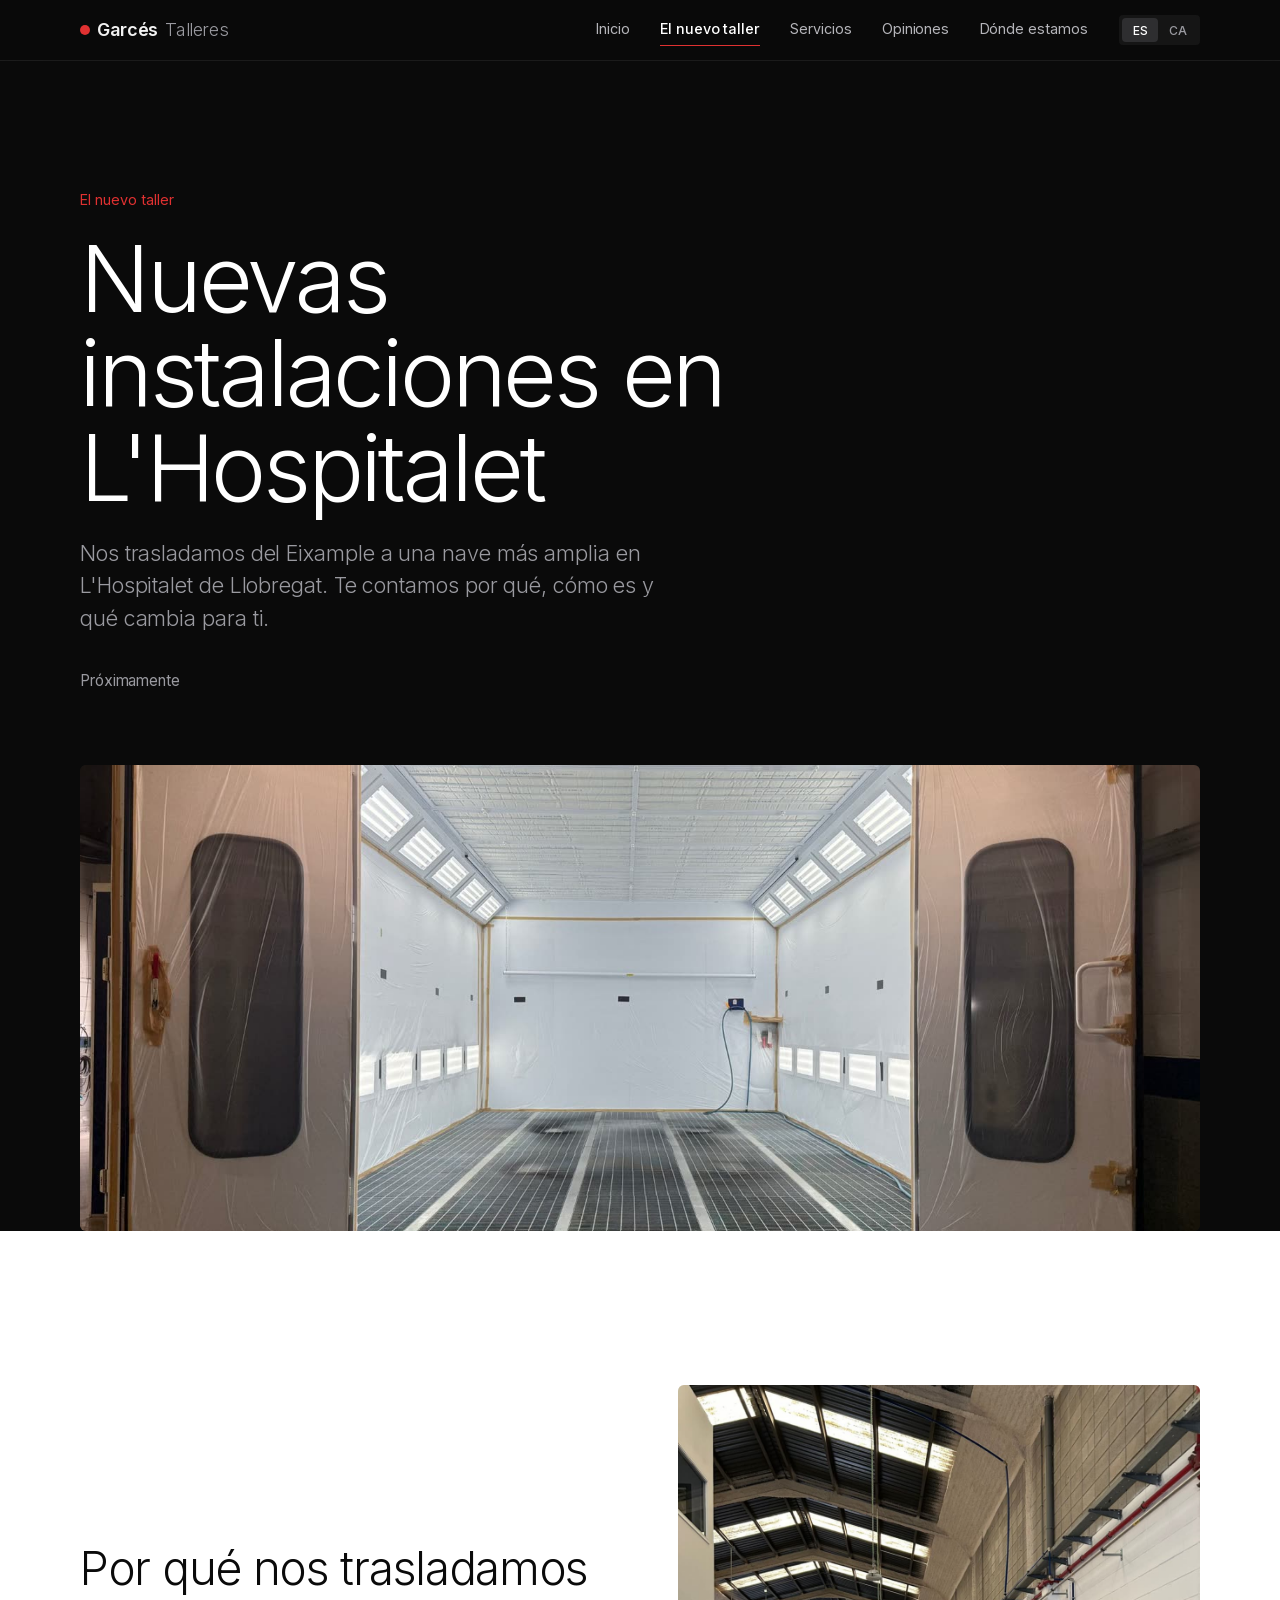
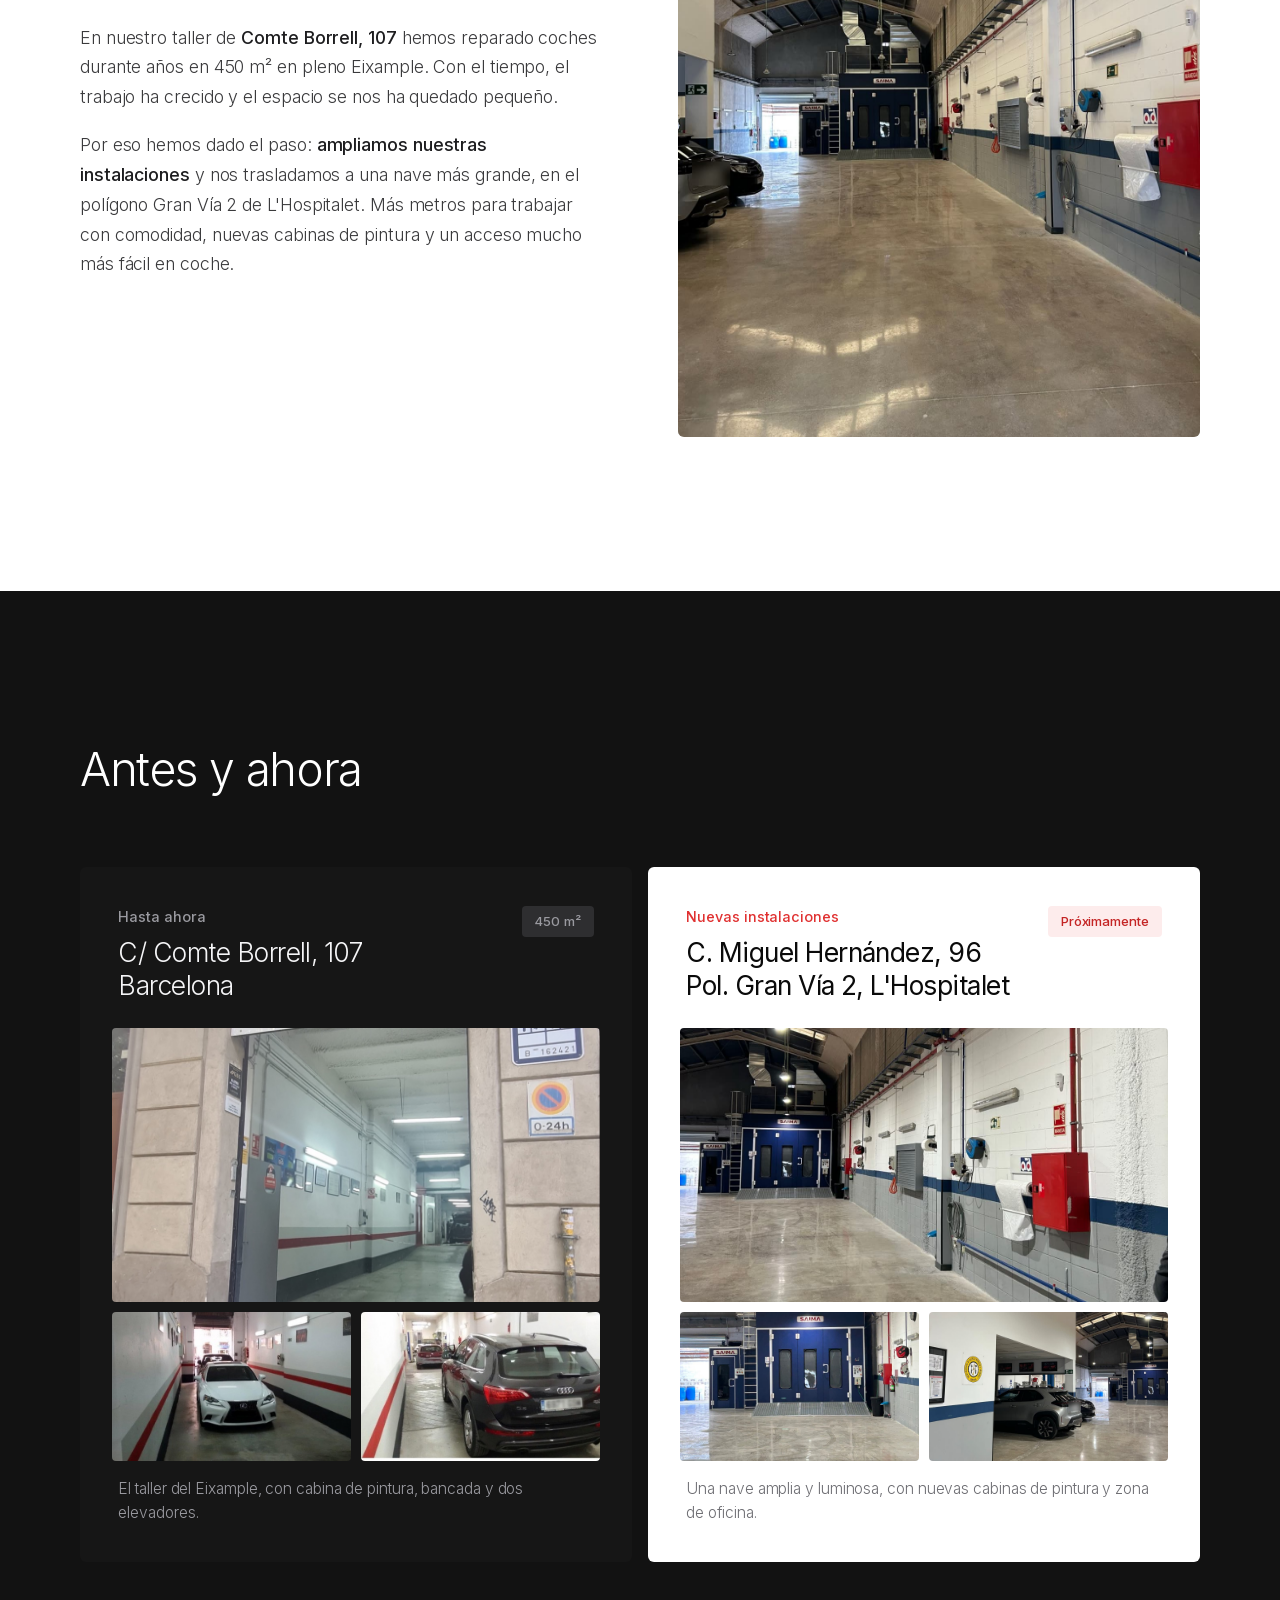
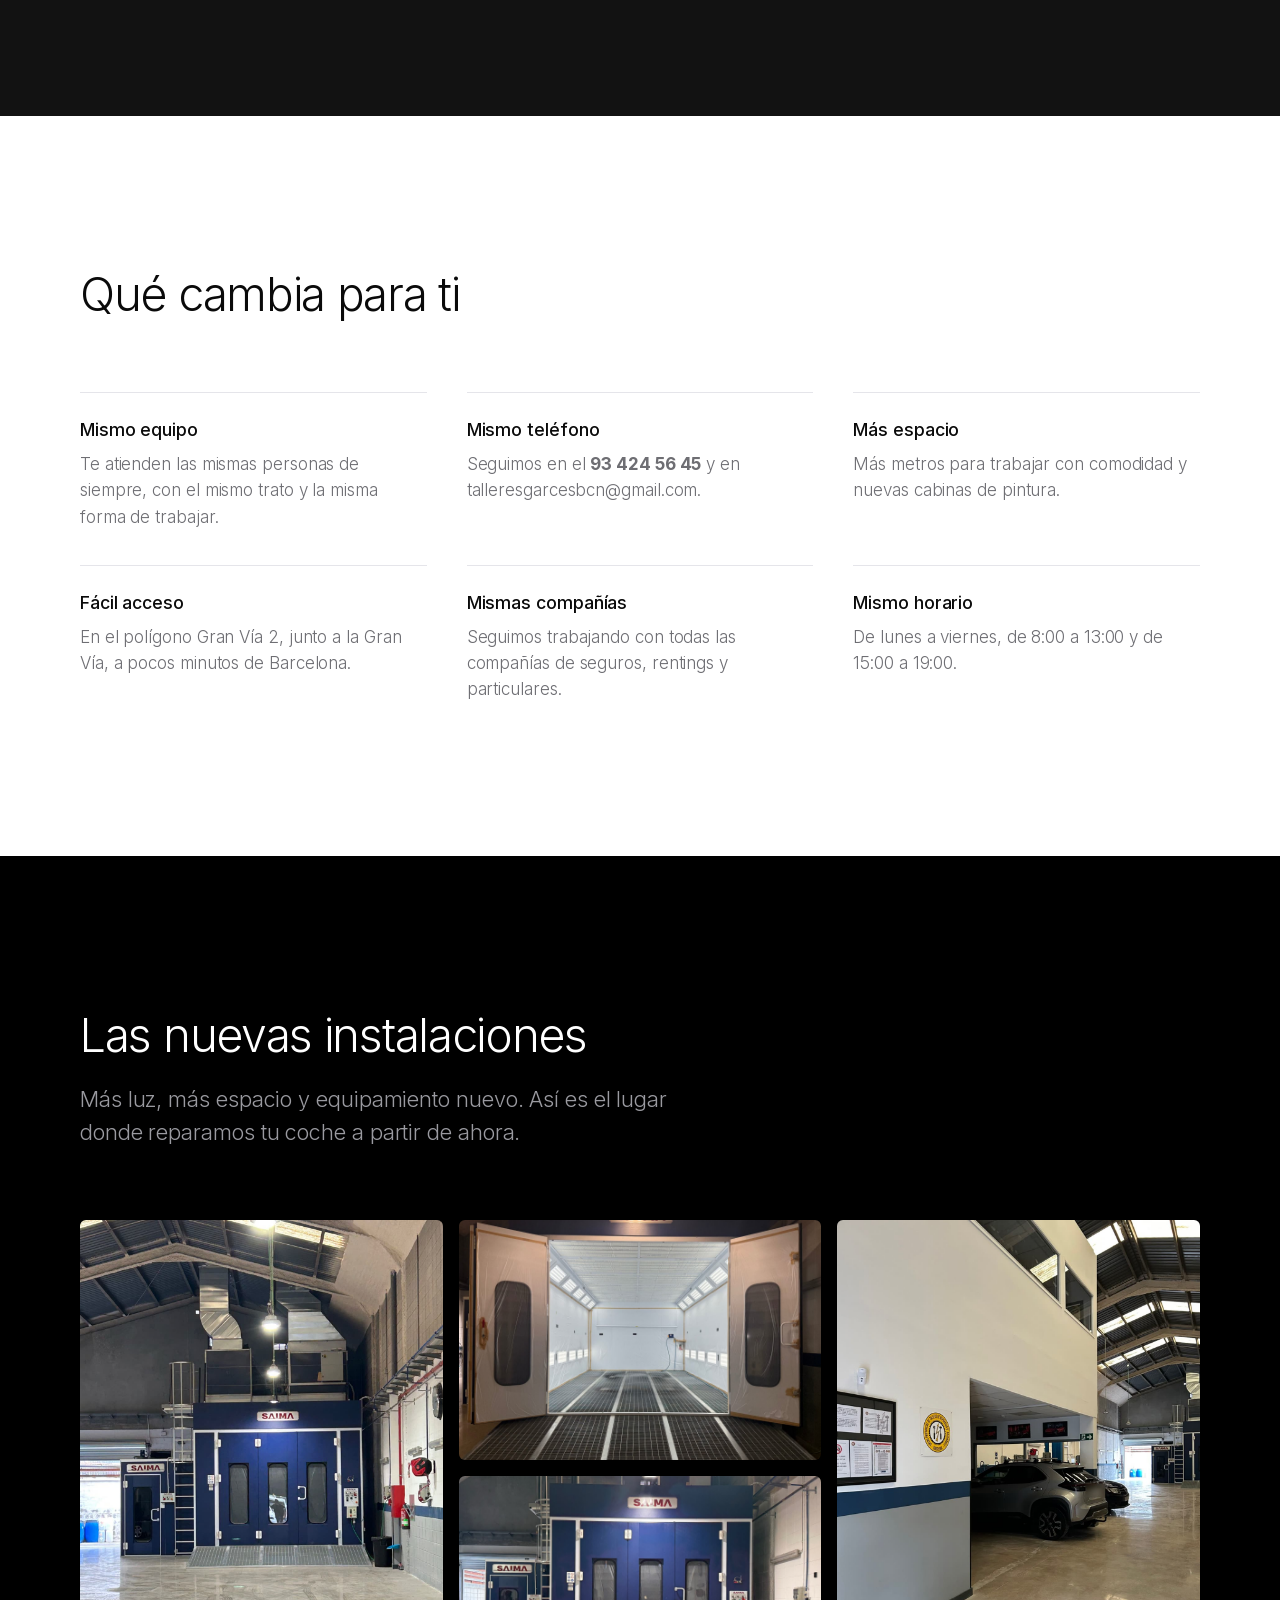
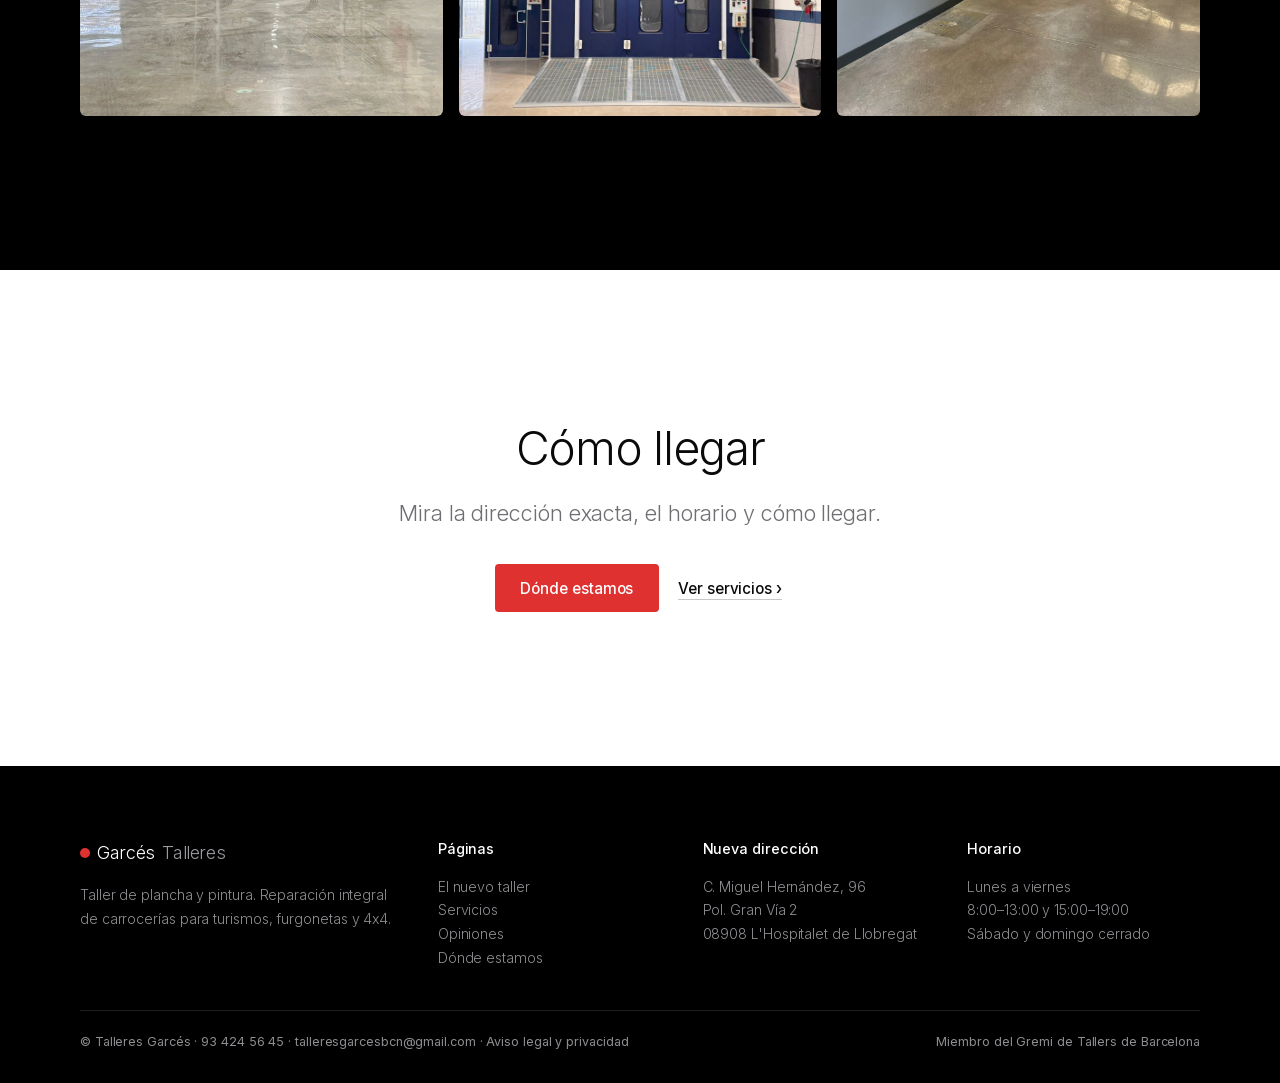
<file: nuevo-taller.html>
<!DOCTYPE html>
<html lang="es">
<head>
<meta charset="utf-8">
<meta name="viewport" content="width=device-width, initial-scale=1">
<title>El nuevo taller | Talleres Garcés, L'Hospitalet de Llobregat</title>
<meta name="description" content="Talleres Garcés se traslada a unas instalaciones más grandes en C. Miguel Hernández 96, Pol. Gran Vía 2, L'Hospitalet. Así es el nuevo taller y esto es lo que cambia.">
<meta name="theme-color" content="#0A0A0A">
<meta name="robots" content="noindex, nofollow">
<link rel="canonical" href="https://ry-emit.github.io/talleres-garces-preview/nuevo-taller.html">
<link rel="icon" href="assets/favicon.svg" type="image/svg+xml">
<link rel="apple-touch-icon" href="assets/apple-touch-icon.png">
<meta property="og:type" content="website">
<meta property="og:locale" content="es_ES">
<meta property="og:site_name" content="Talleres Garcés">
<meta property="og:title" content="El nuevo taller | Talleres Garcés, L'Hospitalet de Llobregat">
<meta property="og:description" content="Talleres Garcés se traslada a unas instalaciones más grandes en C. Miguel Hernández 96, Pol. Gran Vía 2, L'Hospitalet. Así es el nuevo taller y esto es lo que cambia.">
<meta property="og:image" content="https://ry-emit.github.io/talleres-garces-preview/img/og.jpg">
<meta name="twitter:card" content="summary_large_image">
<link rel="preload" href="assets/fonts/inter-latin.woff2" as="font" type="font/woff2" crossorigin>
<link rel="stylesheet" href="assets/site.css">
<script type="application/ld+json">{"@context": "https://schema.org", "@type": "AutoBodyShop", "name": "Talleres Garcés", "description": "Taller de plancha y pintura. Reparación integral de carrocerías para turismos, furgonetas y 4x4.", "url": "https://ry-emit.github.io/talleres-garces-preview/", "image": "https://ry-emit.github.io/talleres-garces-preview/img/og.jpg", "telephone": "+34 934 24 56 45", "email": "talleresgarcesbcn@gmail.com", "address": {"@type": "PostalAddress", "streetAddress": "C. Miguel Hernández, 96, Pol. Gran Vía 2", "postalCode": "08908", "addressLocality": "L'Hospitalet de Llobregat", "addressRegion": "Barcelona", "addressCountry": "ES"}, "openingHoursSpecification": [{"@type": "OpeningHoursSpecification", "dayOfWeek": ["Monday", "Tuesday", "Wednesday", "Thursday", "Friday"], "opens": "08:00", "closes": "13:00"}, {"@type": "OpeningHoursSpecification", "dayOfWeek": ["Monday", "Tuesday", "Wednesday", "Thursday", "Friday"], "opens": "15:00", "closes": "19:00"}], "areaServed": ["L'Hospitalet de Llobregat", "Barcelona"]}</script>
</head>
<body>
<a class="skip" href="#main" data-i18n="skip">Saltar al contenido</a>

<svg width="0" height="0" style="position:absolute" aria-hidden="true">
  <symbol id="star" viewBox="0 0 20 20"><path fill="currentColor" d="M10 1.5l2.6 5.6 6.1.7-4.5 4.2 1.2 6L10 15l-5.4 3 1.2-6L1.3 7.8l6.1-.7z"/></symbol>
</svg>

<header class="top">
  <div class="wrap">
    <a class="brand" href="index.html">Garcés <span data-i18n="brandSub">Talleres</span></a>
    <nav class="main" id="nav" aria-label="Principal">
      <a href="index.html" data-i18n="navHome">Inicio</a>
      <a href="nuevo-taller.html" aria-current="page" data-i18n="navMove">El nuevo taller</a>
      <a href="servicios.html" data-i18n="navServices">Servicios</a>
      <a href="opiniones.html" data-i18n="navReviews">Opiniones</a>
      <a href="donde-estamos.html" data-i18n="navWhere">Dónde estamos</a>
    </nav>
    <div class="lang" role="group" aria-label="Idioma">
      <button type="button" data-lang="es" aria-pressed="true">ES</button>
      <button type="button" data-lang="ca" aria-pressed="false">CA</button>
    </div>
    <button class="menu-btn" type="button" aria-controls="nav" aria-expanded="false" aria-label="Menú"><span></span></button>
  </div>
</header>

<main id="main">
  <section class="page-hero" aria-labelledby="h1">
    <div class="wrap">
      <p class="eyebrow" data-i18n="eyebrow">El nuevo taller</p>
      <h1 class="display" id="h1" style="max-width:13ch" data-i18n-html="h1">Nuevas instalaciones en L'Hospitalet</h1>
      <p class="lead" data-i18n="lead">Nos trasladamos del Eixample a una nave más amplia en L'Hospitalet de Llobregat. Te contamos por qué, cómo es y qué cambia para ti.</p>
      <div class="ctas"><span class="pill"><i></i><span data-date-pill>Próximamente</span></span></div>
    </div>
  </section>

  <div class="page-img">
    <img src="img/nuevo/cabina-interior.jpg" alt="Interior iluminado de la nueva cabina de pintura" data-i18n-alt="altHero" width="1600" height="1200" style="object-position:50% 45%">
    <span class="tag" data-i18n="heroTag">Nueva cabina de pintura</span>
  </div>

  <!-- Por qué -->
  <section class="block light" aria-labelledby="h-why">
    <div class="wrap">
      <div class="split">
        <div>
          <h2 id="h-why" data-i18n-html="whyH">Por qué nos trasladamos</h2>
          <div class="prose" style="margin-top:1.8rem">
            <p data-i18n-html="why1">En nuestro taller de <strong>Comte Borrell, 107</strong> hemos reparado coches durante años en 450 m² en pleno Eixample. Con el tiempo, el trabajo ha crecido y el espacio se nos ha quedado pequeño.</p>
            <p data-i18n-html="why2">Por eso hemos dado el paso: <strong>ampliamos nuestras instalaciones</strong> y nos trasladamos a una nave más grande, en el polígono Gran Vía 2 de L'Hospitalet. Más metros para trabajar con comodidad, nuevas cabinas de pintura y un acceso mucho más fácil en coche.</p>
          </div>
        </div>
        <figure><img src="img/nuevo/nave.jpg" alt="Vista general de la nave del nuevo taller" data-i18n-alt="altNave" width="1200" height="1600" loading="lazy" style="object-position:50% 55%"></figure>
      </div>
    </div>
  </section>

  <!-- Antes / ahora -->
  <section class="block soft" aria-labelledby="h-era">
    <div class="wrap">
      <div class="head center">
        <h2 id="h-era" data-i18n-html="eraH">Antes y ahora</h2>
      </div>
      <div class="era">
        <div class="era-col then">
          <div class="era-top">
            <div><small data-i18n="thenLabel">Hasta ahora</small><p class="addr">C/ Comte Borrell, 107<br>Barcelona</p></div>
            <span class="badge">450 m²</span>
          </div>
          <div class="shots">
            <div class="big"><img src="img/fachada-comte-borrell.jpg" alt="Entrada del taller en Comte Borrell 107" data-i18n-alt="altOld1" width="1000" height="1133" loading="lazy" style="object-position:50% 30%"></div>
            <img src="img/taller-pasillo.jpg" alt="Interior del taller de Comte Borrell" data-i18n-alt="altOld2" width="627" height="352" loading="lazy">
            <img src="img/taller-audi.jpg" alt="Coche en el taller de Comte Borrell" data-i18n-alt="altOld3" width="627" height="361" loading="lazy">
          </div>
          <p class="era-note" data-i18n="thenNote">El taller del Eixample, con cabina de pintura, bancada y dos elevadores.</p>
        </div>
        <div class="era-col now">
          <div class="era-top">
            <div><small data-i18n="nowLabel">Nuevas instalaciones</small><p class="addr">C. Miguel Hernández, 96<br>Pol. Gran Vía 2, L'Hospitalet</p></div>
            <span class="badge" data-date-pill>Próximamente</span>
          </div>
          <div class="shots">
            <div class="big"><img src="img/nuevo/lateral.jpg" alt="Zona de trabajo del nuevo taller" data-i18n-alt="altNew1" width="1200" height="1600" loading="lazy" style="object-position:50% 60%"></div>
            <img src="img/nuevo/cabinas-techo.jpg" alt="Cabinas de pintura del nuevo taller" data-i18n-alt="altNew2" width="1200" height="1600" loading="lazy" style="object-position:50% 70%">
            <img src="img/nuevo/entrada.jpg" alt="Entrada y oficina del nuevo taller" data-i18n-alt="altNew3" width="1200" height="1600" loading="lazy" style="object-position:50% 60%">
          </div>
          <p class="era-note" data-i18n="nowNote">Una nave amplia y luminosa, con nuevas cabinas de pintura y zona de oficina.</p>
        </div>
      </div>
    </div>
  </section>

  <!-- Qué cambia para ti -->
  <section class="block light" aria-labelledby="h-change">
    <div class="wrap">
      <div class="head">
        <h2 id="h-change" data-i18n-html="chH">Qué cambia para ti</h2>
      </div>
      <div class="info-cards">
        <div class="info-card"><h3 data-i18n="c1h">Mismo equipo</h3><p data-i18n="c1p">Te atienden las mismas personas de siempre, con el mismo trato y la misma forma de trabajar.</p></div>
        <div class="info-card"><h3 data-i18n="c2h">Mismo teléfono</h3><p data-i18n-html="c2p">Seguimos en el <strong>93 424 56 45</strong> y en talleresgarcesbcn@gmail.com.</p></div>
        <div class="info-card"><h3 data-i18n="c3h">Más espacio</h3><p data-i18n="c3p">Más metros para trabajar con comodidad y nuevas cabinas de pintura.</p></div>
        <div class="info-card"><h3 data-i18n="c4h">Fácil acceso</h3><p data-i18n="c4p">En el polígono Gran Vía 2, junto a la Gran Vía, a pocos minutos de Barcelona.</p></div>
        <div class="info-card"><h3 data-i18n="c5h">Mismas compañías</h3><p data-i18n="c5p">Seguimos trabajando con todas las compañías de seguros, rentings y particulares.</p></div>
        <div class="info-card"><h3 data-i18n="c6h">Mismo horario</h3><p data-i18n="c6p">De lunes a viernes, de 8:00 a 13:00 y de 15:00 a 19:00.</p></div>
      </div>
    </div>
  </section>

  <!-- Por dentro -->
  <section class="block dark" aria-labelledby="h-inside">
    <div class="wrap">
      <div class="head">
        <h2 id="h-inside" data-i18n-html="inH">Las nuevas instalaciones</h2>
        <p class="lead" data-i18n="inLead">Más luz, más espacio y equipamiento nuevo. Así es el lugar donde reparamos tu coche a partir de ahora.</p>
      </div>
      <div class="mosaic">
        <figure class="m-tall"><img src="img/nuevo/cabinas-techo.jpg" alt="Cabinas de pintura con su sistema de extracción" data-i18n-alt="altM1" width="1200" height="1600" loading="lazy"><figcaption data-i18n="m1">Cabinas de pintura</figcaption></figure>
        <figure><img src="img/nuevo/cabina-interior.jpg" alt="Interior iluminado de la cabina" data-i18n-alt="altM2" width="1600" height="1200" loading="lazy"><figcaption data-i18n="m2">Interior de la cabina</figcaption></figure>
        <figure class="m-tall"><img src="img/nuevo/oficina.jpg" alt="Oficina y recepción del nuevo taller" data-i18n-alt="altM3" width="1200" height="1600" loading="lazy" style="object-position:40% 60%"><figcaption data-i18n="m3">Oficina y recepción</figcaption></figure>
        <figure><img src="img/nuevo/cabinas.jpg" alt="Frontal de las cabinas de pintura" data-i18n-alt="altM4" width="1600" height="1200" loading="lazy"><figcaption data-i18n="m4">Nuevas cabinas</figcaption></figure>
      </div>
    </div>
  </section>

  <!-- Siguiente paso -->
  <section class="block light" aria-labelledby="h-next">
    <div class="narrow center">
      <h2 id="h-next" data-i18n-html="nextH">Cómo llegar</h2>
      <p class="lead" data-i18n="nextLead">Mira la dirección exacta, el horario y cómo llegar.</p>
      <div class="ctas"><a class="btn btn-black" href="donde-estamos.html" data-i18n="nextBtn">Dónde estamos</a><a class="btn btn-link" href="servicios.html" data-i18n="nextBtn2">Ver servicios ›</a></div>
    </div>
  </section>
</main>

<footer class="site">
  <div class="wrap">
    <div class="cols">
      <div>
        <p class="brand">Garcés <span data-i18n="brandSub">Talleres</span></p>
        <p data-i18n="fAbout">Taller de plancha y pintura. Reparación integral de carrocerías para turismos, furgonetas y 4x4.</p>
      </div>
      <div>
        <h4 data-i18n="fPages">Páginas</h4>
        <ul>
          <li><a href="nuevo-taller.html" data-i18n="navMove">El nuevo taller</a></li>
          <li><a href="servicios.html" data-i18n="navServices">Servicios</a></li>
          <li><a href="opiniones.html" data-i18n="navReviews">Opiniones</a></li>
          <li><a href="donde-estamos.html" data-i18n="navWhere">Dónde estamos</a></li>
        </ul>
      </div>
      <div>
        <h4 data-i18n="fNew">Nueva dirección</h4>
        <p>C. Miguel Hernández, 96<br>Pol. Gran Vía 2<br>08908 L'Hospitalet de Llobregat</p>
      </div>
      <div>
        <h4 data-i18n="fHours">Horario</h4>
        <p data-i18n-html="fHoursTxt">Lunes a viernes<br>8:00–13:00 y 15:00–19:00<br>Sábado y domingo cerrado</p>
      </div>
    </div>
    <div class="legal">
      <span>© Talleres Garcés · 93 424 56 45 · talleresgarcesbcn@gmail.com · <a href="legal.html" data-i18n="fLegal">Aviso legal y privacidad</a></span>
      <span data-i18n="fMember">Miembro del Gremi de Tallers de Barcelona</span>
    </div>
  </div>
</footer>

<script>window.PAGE_CA = {"eyebrow": "El nou taller", "h1": "Noves instal·lacions a l'Hospitalet", "lead": "Ens traslladem de l'Eixample a una nau més àmplia a l'Hospitalet de Llobregat. T'expliquem per què, com és i què canvia per a tu.", "altHero": "Interior il·luminat de la nova cabina de pintura", "heroTag": "Nova cabina de pintura", "whyEyebrow": "Per què ens traslladem", "whyH": "Per què ens traslladem", "why1": "Al nostre taller de <strong>Comte Borrell, 107</strong> hem reparat cotxes durant anys en 450 m² en ple Eixample. Amb el temps, la feina ha crescut i l'espai se'ns ha quedat petit.", "why2": "Per això hem fet el pas: <strong>ampliem les nostres instal·lacions</strong> i ens traslladem a una nau més gran, al polígon Gran Via 2 de l'Hospitalet. Més metres per treballar amb comoditat, noves cabines de pintura i un accés molt més fàcil amb cotxe.", "altNave": "Vista general de la nau del nou taller", "eraEyebrow": "Abans i ara", "eraH": "Abans i ara", "thenLabel": "Fins ara", "altOld1": "Entrada del taller a Comte Borrell 107", "altOld2": "Interior del taller de Comte Borrell", "altOld3": "Cotxe al taller de Comte Borrell", "thenNote": "El taller de l'Eixample, amb cabina de pintura, bancada i dos elevadors.", "nowLabel": "Noves instal·lacions", "altNew1": "Zona de treball del nou taller", "altNew2": "Cabines de pintura del nou taller", "altNew3": "Entrada i oficina del nou taller", "nowNote": "Una nau àmplia i lluminosa, amb noves cabines de pintura i zona d'oficina.", "chEyebrow": "Què canvia per a tu", "chH": "Què canvia per a tu", "c1h": "Mateix equip", "c1p": "T'atenen les mateixes persones de sempre, amb el mateix tracte i la mateixa manera de treballar.", "c2h": "Mateix telèfon", "c2p": "Continuem al <strong>93 424 56 45</strong> i a talleresgarcesbcn@gmail.com.", "c3h": "Més espai", "c3p": "Més metres per treballar amb comoditat i noves cabines de pintura.", "c4h": "Fàcil accés", "c4p": "Al polígon Gran Via 2, al costat de la Gran Via, a pocs minuts de Barcelona.", "c5h": "Mateixes companyies", "c5p": "Continuem treballant amb totes les companyies d'assegurances, rentings i particulars.", "c6h": "Mateix horari", "c6p": "De dilluns a divendres, de 8:00 a 13:00 i de 15:00 a 19:00.", "inEyebrow": "Per dins", "inH": "Les noves instal·lacions", "inLead": "Més llum, més espai i equipament nou. Així és el lloc on reparem el teu cotxe a partir d'ara.", "altM1": "Cabines de pintura amb el sistema d'extracció", "m1": "Cabines de pintura", "altM2": "Interior il·luminat de la cabina", "m2": "Interior de la cabina", "altM3": "Oficina i recepció del nou taller", "m3": "Oficina i recepció", "altM4": "Frontal de les cabines de pintura", "m4": "Noves cabines", "nextH": "Com arribar-hi", "nextLead": "Mira l'adreça exacta, l'horari i com arribar-hi.", "nextBtn": "On som", "nextBtn2": "Veure serveis ›"};</script>
<script src="assets/site.js"></script>
</body>
</html>
</file>
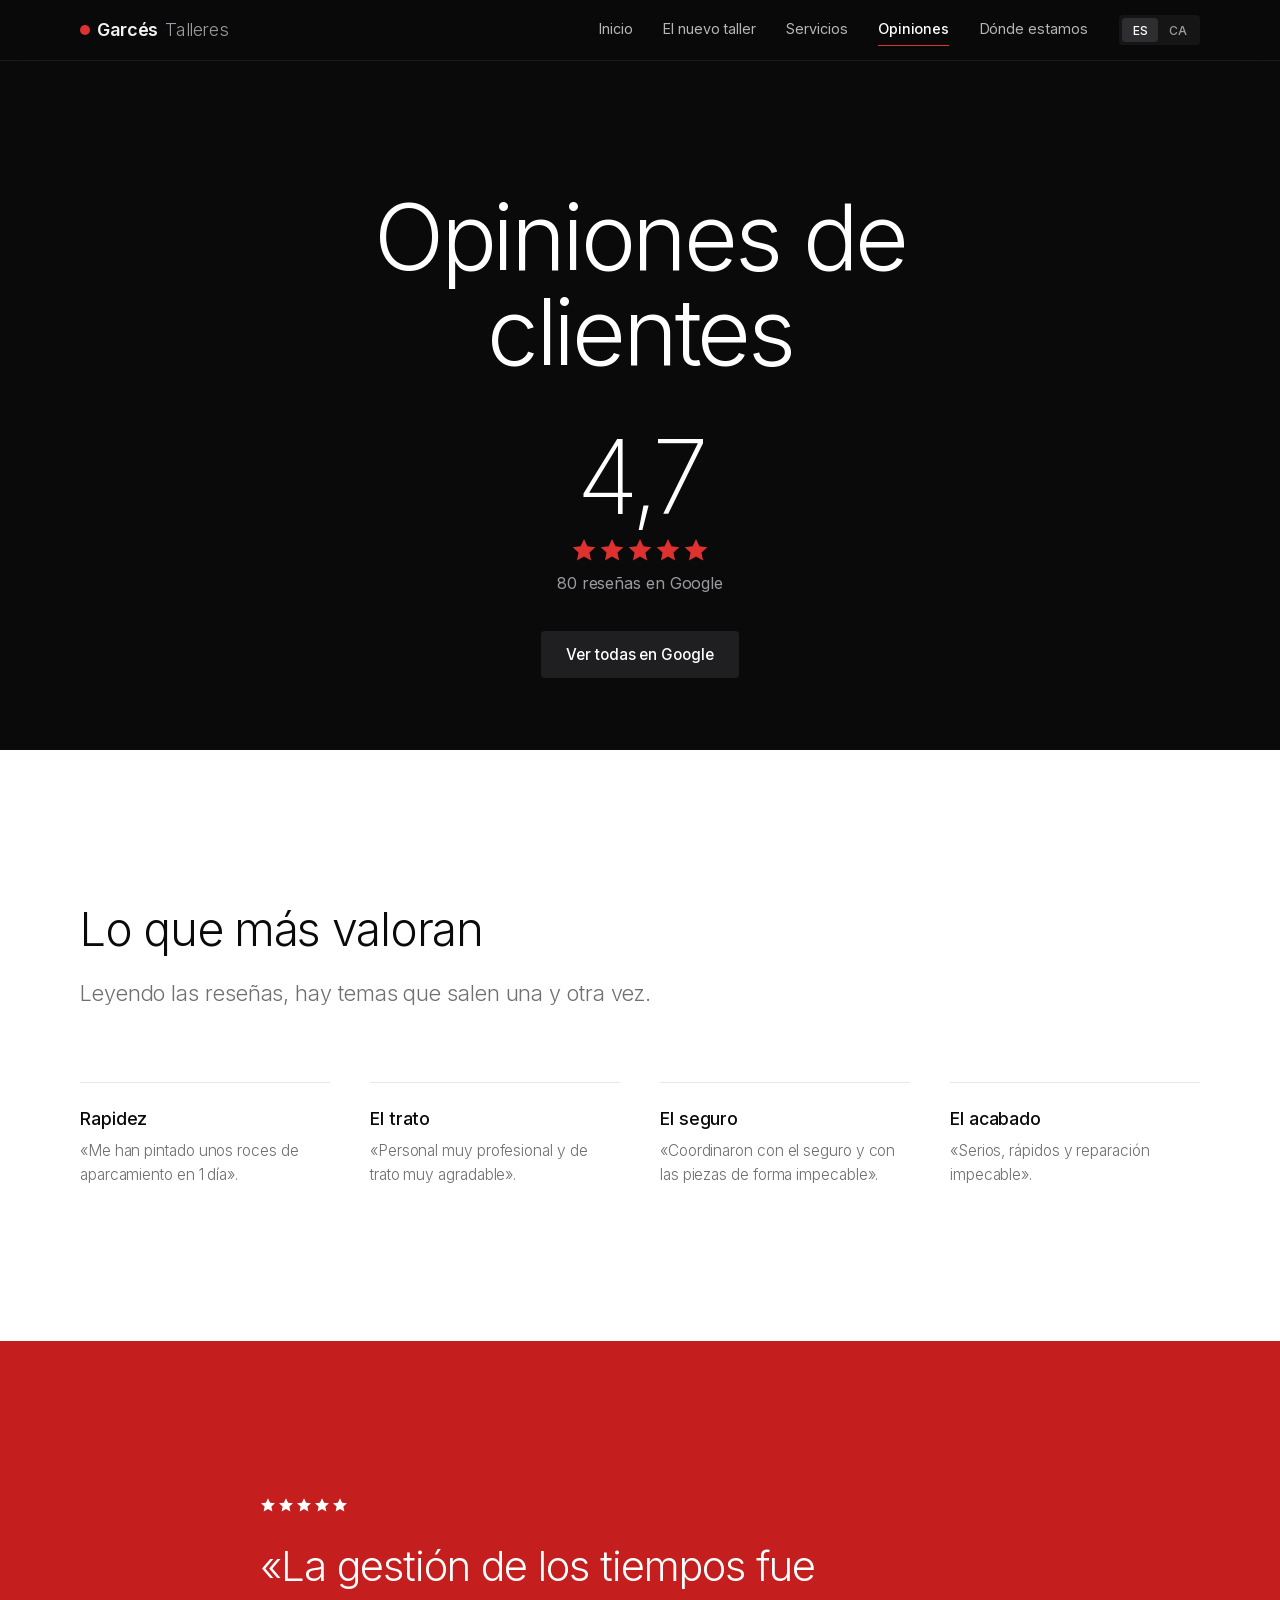
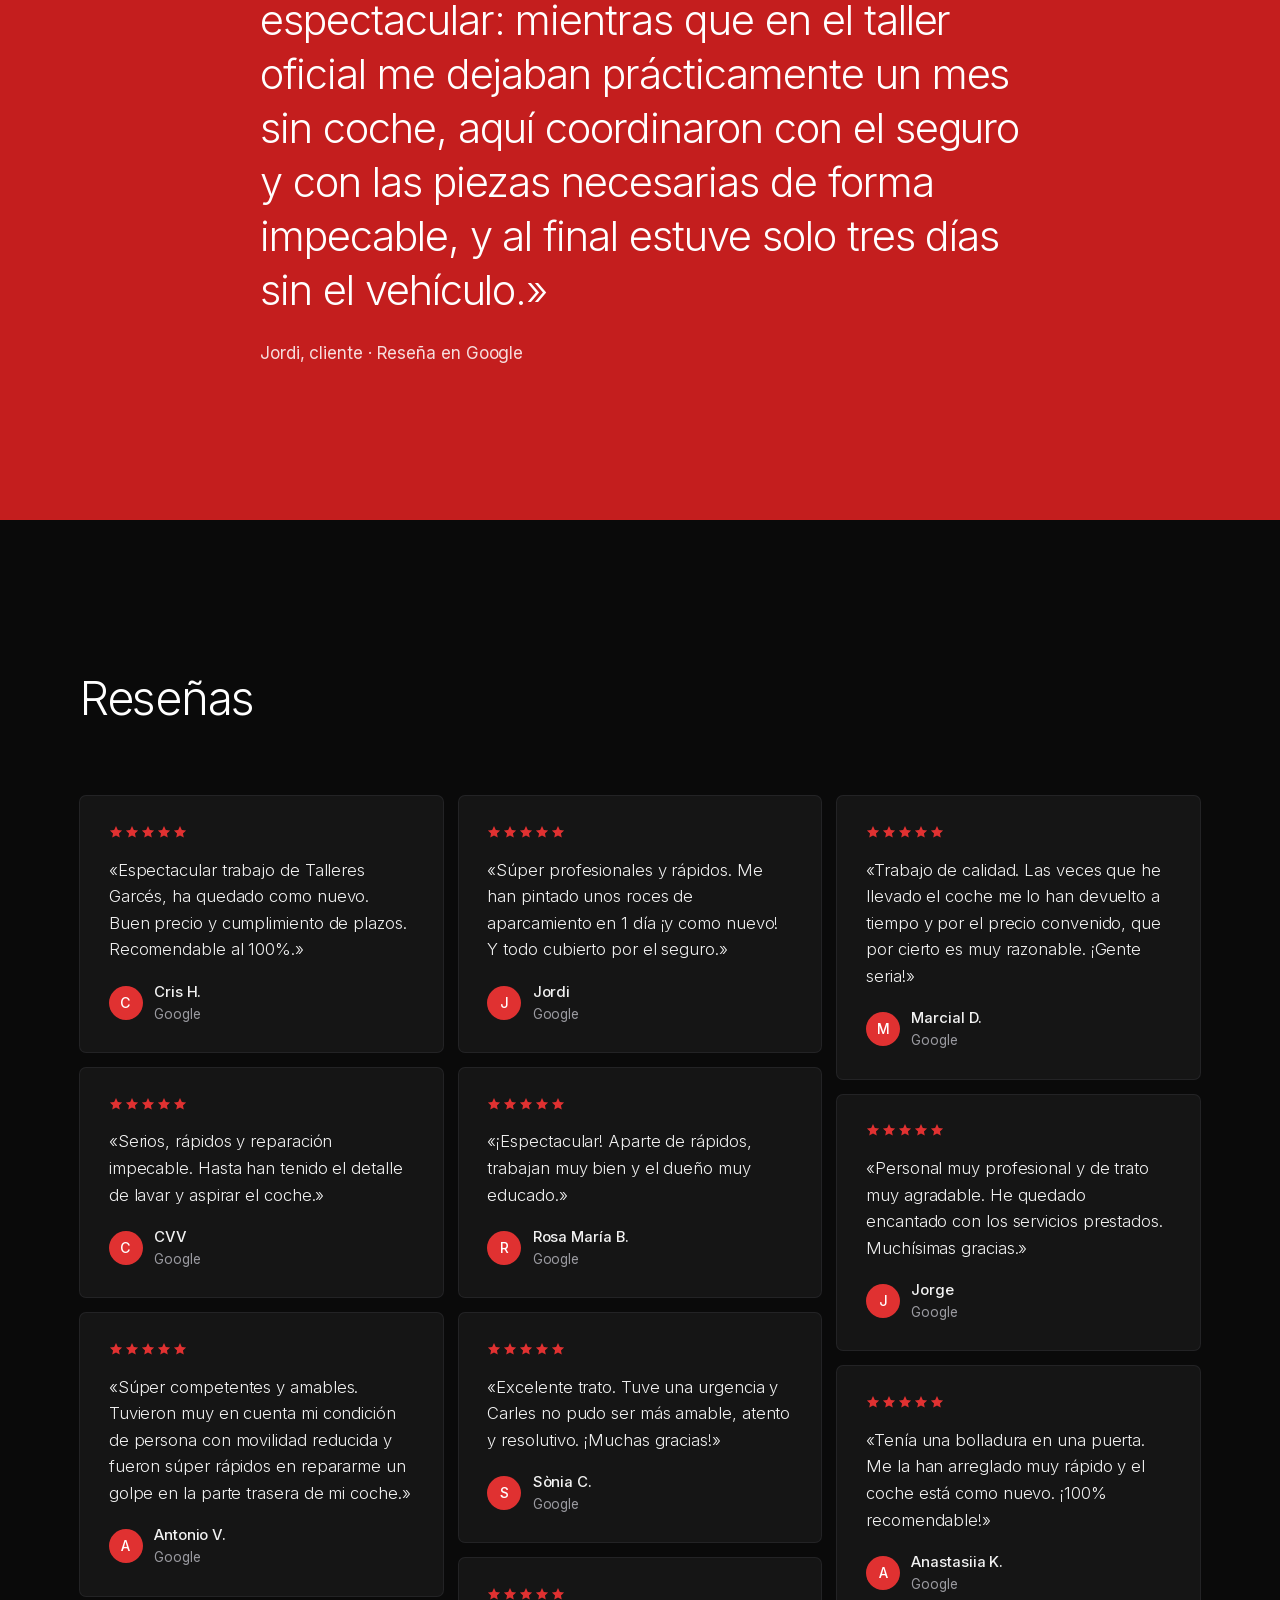
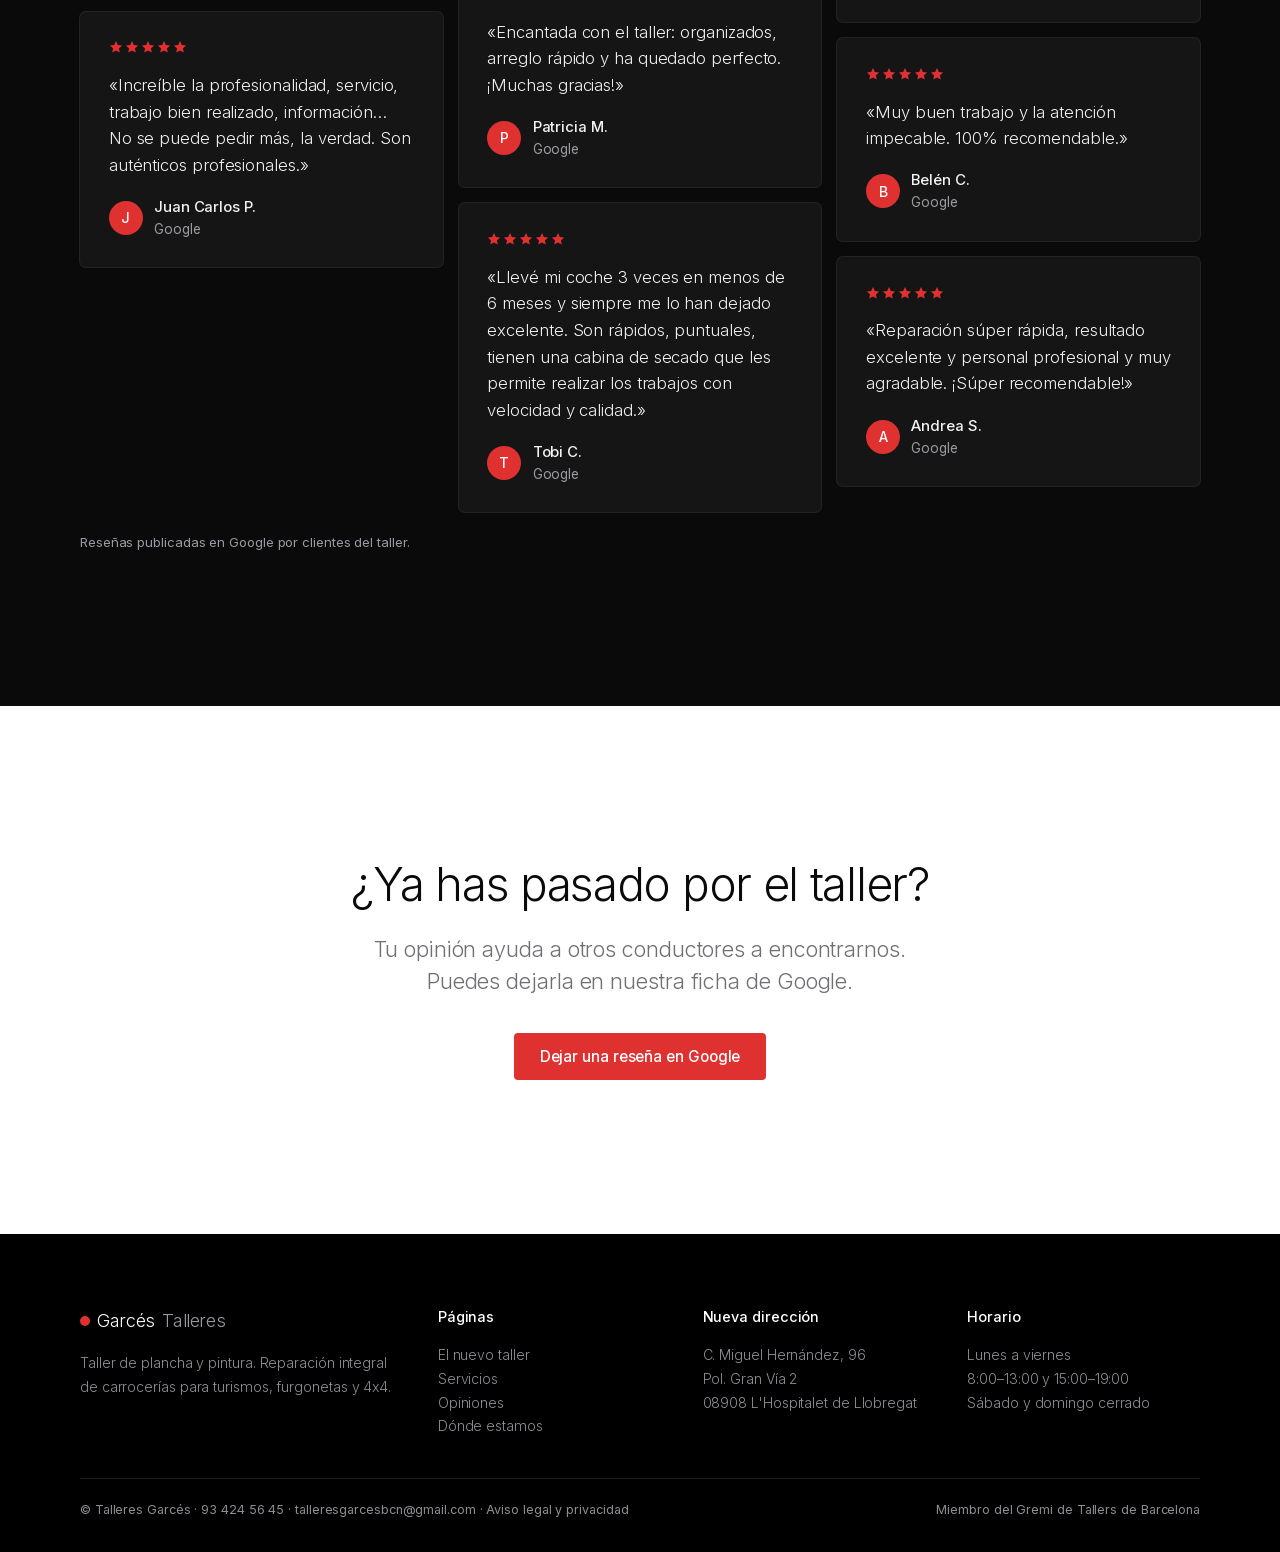
<file: opiniones.html>
<!DOCTYPE html>
<html lang="es">
<head>
<meta charset="utf-8">
<meta name="viewport" content="width=device-width, initial-scale=1">
<title>Opiniones de clientes | Talleres Garcés</title>
<meta name="description" content="4,7 en Google con 80 reseñas. Lo que dicen los clientes de Talleres Garcés, taller de plancha y pintura.">
<meta name="theme-color" content="#0A0A0A">
<meta name="robots" content="noindex, nofollow">
<link rel="canonical" href="https://ry-emit.github.io/talleres-garces-preview/opiniones.html">
<link rel="icon" href="assets/favicon.svg" type="image/svg+xml">
<link rel="apple-touch-icon" href="assets/apple-touch-icon.png">
<meta property="og:type" content="website">
<meta property="og:locale" content="es_ES">
<meta property="og:site_name" content="Talleres Garcés">
<meta property="og:title" content="Opiniones de clientes | Talleres Garcés">
<meta property="og:description" content="4,7 en Google con 80 reseñas. Lo que dicen los clientes de Talleres Garcés, taller de plancha y pintura.">
<meta property="og:image" content="https://ry-emit.github.io/talleres-garces-preview/img/og.jpg">
<meta name="twitter:card" content="summary_large_image">
<link rel="preload" href="assets/fonts/inter-latin.woff2" as="font" type="font/woff2" crossorigin>
<link rel="stylesheet" href="assets/site.css">
<script type="application/ld+json">{"@context": "https://schema.org", "@type": "AutoBodyShop", "name": "Talleres Garcés", "description": "Taller de plancha y pintura. Reparación integral de carrocerías para turismos, furgonetas y 4x4.", "url": "https://ry-emit.github.io/talleres-garces-preview/", "image": "https://ry-emit.github.io/talleres-garces-preview/img/og.jpg", "telephone": "+34 934 24 56 45", "email": "talleresgarcesbcn@gmail.com", "address": {"@type": "PostalAddress", "streetAddress": "C. Miguel Hernández, 96, Pol. Gran Vía 2", "postalCode": "08908", "addressLocality": "L'Hospitalet de Llobregat", "addressRegion": "Barcelona", "addressCountry": "ES"}, "openingHoursSpecification": [{"@type": "OpeningHoursSpecification", "dayOfWeek": ["Monday", "Tuesday", "Wednesday", "Thursday", "Friday"], "opens": "08:00", "closes": "13:00"}, {"@type": "OpeningHoursSpecification", "dayOfWeek": ["Monday", "Tuesday", "Wednesday", "Thursday", "Friday"], "opens": "15:00", "closes": "19:00"}], "areaServed": ["L'Hospitalet de Llobregat", "Barcelona"]}</script>
</head>
<body>
<a class="skip" href="#main" data-i18n="skip">Saltar al contenido</a>

<svg width="0" height="0" style="position:absolute" aria-hidden="true">
  <symbol id="star" viewBox="0 0 20 20"><path fill="currentColor" d="M10 1.5l2.6 5.6 6.1.7-4.5 4.2 1.2 6L10 15l-5.4 3 1.2-6L1.3 7.8l6.1-.7z"/></symbol>
</svg>

<header class="top">
  <div class="wrap">
    <a class="brand" href="index.html">Garcés <span data-i18n="brandSub">Talleres</span></a>
    <nav class="main" id="nav" aria-label="Principal">
      <a href="index.html" data-i18n="navHome">Inicio</a>
      <a href="nuevo-taller.html" data-i18n="navMove">El nuevo taller</a>
      <a href="servicios.html" data-i18n="navServices">Servicios</a>
      <a href="opiniones.html" aria-current="page" data-i18n="navReviews">Opiniones</a>
      <a href="donde-estamos.html" data-i18n="navWhere">Dónde estamos</a>
    </nav>
    <div class="lang" role="group" aria-label="Idioma">
      <button type="button" data-lang="es" aria-pressed="true">ES</button>
      <button type="button" data-lang="ca" aria-pressed="false">CA</button>
    </div>
    <button class="menu-btn" type="button" aria-controls="nav" aria-expanded="false" aria-label="Menú"><span></span></button>
  </div>
</header>

<main id="main">
  <section class="page-hero center" aria-labelledby="h1">
    <div class="wrap">
      <h1 class="display" id="h1" style="margin:0 auto;max-width:14ch" data-i18n-html="h1">Opiniones de clientes</h1>
      <div class="score" style="margin-top:3rem">
        <span class="num" data-rating>4,7</span>
        <span class="stars" aria-hidden="true"><svg><use href="#star"/></svg><svg><use href="#star"/></svg><svg><use href="#star"/></svg><svg><use href="#star"/></svg><svg><use href="#star"/></svg></span>
        <small data-i18n-html="ratingTxt"><span data-count>80</span> reseñas en Google</small>
      </div>
      <div class="ctas"><a class="btn btn-soft" data-google href="https://maps.google.com/?cid=10573136797197472079" target="_blank" rel="noopener" data-i18n="revAll">Ver todas en Google</a></div>
    </div>
  </section>

  <!-- Lo que más destacan -->
  <section class="block light" aria-labelledby="h-themes">
    <div class="wrap">
      <div class="head">
        <h2 id="h-themes" data-i18n-html="thH">Lo que más valoran</h2>
        <p class="lead" data-i18n="thLead">Leyendo las reseñas, hay temas que salen una y otra vez.</p>
      </div>
      <div class="themes">
        <div class="theme"><h3 data-i18n="th1h">Rapidez</h3><p data-i18n="th1p">«Me han pintado unos roces de aparcamiento en 1 día».</p></div>
        <div class="theme"><h3 data-i18n="th2h">El trato</h3><p data-i18n="th2p">«Personal muy profesional y de trato muy agradable».</p></div>
        <div class="theme"><h3 data-i18n="th3h">El seguro</h3><p data-i18n="th3p">«Coordinaron con el seguro y con las piezas de forma impecable».</p></div>
        <div class="theme"><h3 data-i18n="th4h">El acabado</h3><p data-i18n="th4p">«Serios, rápidos y reparación impecable».</p></div>
      </div>
    </div>
  </section>

  <!-- Destacada -->
  <section class="block band-red" aria-labelledby="h-feat">
    <div class="narrow">
      <div class="stars" aria-hidden="true" style="margin-bottom:1.6rem"><svg><use href="#star"/></svg><svg><use href="#star"/></svg><svg><use href="#star"/></svg><svg><use href="#star"/></svg><svg><use href="#star"/></svg></div>
      <p class="quote-big" id="h-feat">«La gestión de los tiempos fue espectacular: mientras que en el taller oficial me dejaban prácticamente un mes sin coche, aquí coordinaron con el seguro y con las piezas necesarias de forma impecable, y al final estuve solo tres días sin el vehículo.»</p>
      <p data-i18n="featBy">Jordi, cliente · Reseña en Google</p>
    </div>
  </section>

  <!-- Todas -->
  <section class="block" aria-labelledby="h-all">
    <div class="wrap">
      <div class="head">
        <h2 id="h-all" data-i18n-html="allH">Reseñas</h2>
      </div>
      <div class="rev-grid" data-reviews="14" data-from="1"></div>
      <p class="rev-note" data-i18n="revNote">Reseñas publicadas en Google por clientes del taller.</p>
    </div>
  </section>

  <!-- Deja tu opinión -->
  <section class="block light" aria-labelledby="h-leave">
    <div class="narrow center">
      <h2 id="h-leave" data-i18n-html="lvH">¿Ya has pasado por el taller?</h2>
      <p class="lead" data-i18n="lvLead">Tu opinión ayuda a otros conductores a encontrarnos. Puedes dejarla en nuestra ficha de Google.</p>
      <div class="ctas"><a class="btn btn-black" data-google href="https://maps.google.com/?cid=10573136797197472079" target="_blank" rel="noopener" data-i18n="lvBtn">Dejar una reseña en Google</a></div>
    </div>
  </section>
</main>

<footer class="site">
  <div class="wrap">
    <div class="cols">
      <div>
        <p class="brand">Garcés <span data-i18n="brandSub">Talleres</span></p>
        <p data-i18n="fAbout">Taller de plancha y pintura. Reparación integral de carrocerías para turismos, furgonetas y 4x4.</p>
      </div>
      <div>
        <h4 data-i18n="fPages">Páginas</h4>
        <ul>
          <li><a href="nuevo-taller.html" data-i18n="navMove">El nuevo taller</a></li>
          <li><a href="servicios.html" data-i18n="navServices">Servicios</a></li>
          <li><a href="opiniones.html" data-i18n="navReviews">Opiniones</a></li>
          <li><a href="donde-estamos.html" data-i18n="navWhere">Dónde estamos</a></li>
        </ul>
      </div>
      <div>
        <h4 data-i18n="fNew">Nueva dirección</h4>
        <p>C. Miguel Hernández, 96<br>Pol. Gran Vía 2<br>08908 L'Hospitalet de Llobregat</p>
      </div>
      <div>
        <h4 data-i18n="fHours">Horario</h4>
        <p data-i18n-html="fHoursTxt">Lunes a viernes<br>8:00–13:00 y 15:00–19:00<br>Sábado y domingo cerrado</p>
      </div>
    </div>
    <div class="legal">
      <span>© Talleres Garcés · 93 424 56 45 · talleresgarcesbcn@gmail.com · <a href="legal.html" data-i18n="fLegal">Aviso legal y privacidad</a></span>
      <span data-i18n="fMember">Miembro del Gremi de Tallers de Barcelona</span>
    </div>
  </div>
</footer>

<script>window.PAGE_CA = {"eyebrow": "Opinions", "h1": "Opinions de clients", "thEyebrow": "El que més destaquen", "thH": "El que més valoren", "thLead": "Llegint les ressenyes, hi ha temes que surten una vegada i una altra.", "th1h": "Rapidesa", "th1p": "«Me han pintado unos roces de aparcamiento en 1 día».", "th2h": "El tracte", "th2p": "«Personal muy profesional y de trato muy agradable».", "th3h": "L'assegurança", "th3p": "«Coordinaron con el seguro y con las piezas de forma impecable».", "th4h": "L'acabat", "th4p": "«Serios, rápidos y reparación impecable».", "featBy": "Jordi, client · Ressenya a Google", "allEyebrow": "Ressenyes", "allH": "Ressenyes", "lvH": "Ja has passat pel taller?", "lvLead": "La teva opinió ajuda altres conductors a trobar-nos. Pots deixar-la a la nostra fitxa de Google.", "lvBtn": "Deixar una ressenya a Google"};</script>
<script src="assets/site.js"></script>
</body>
</html>
</file>
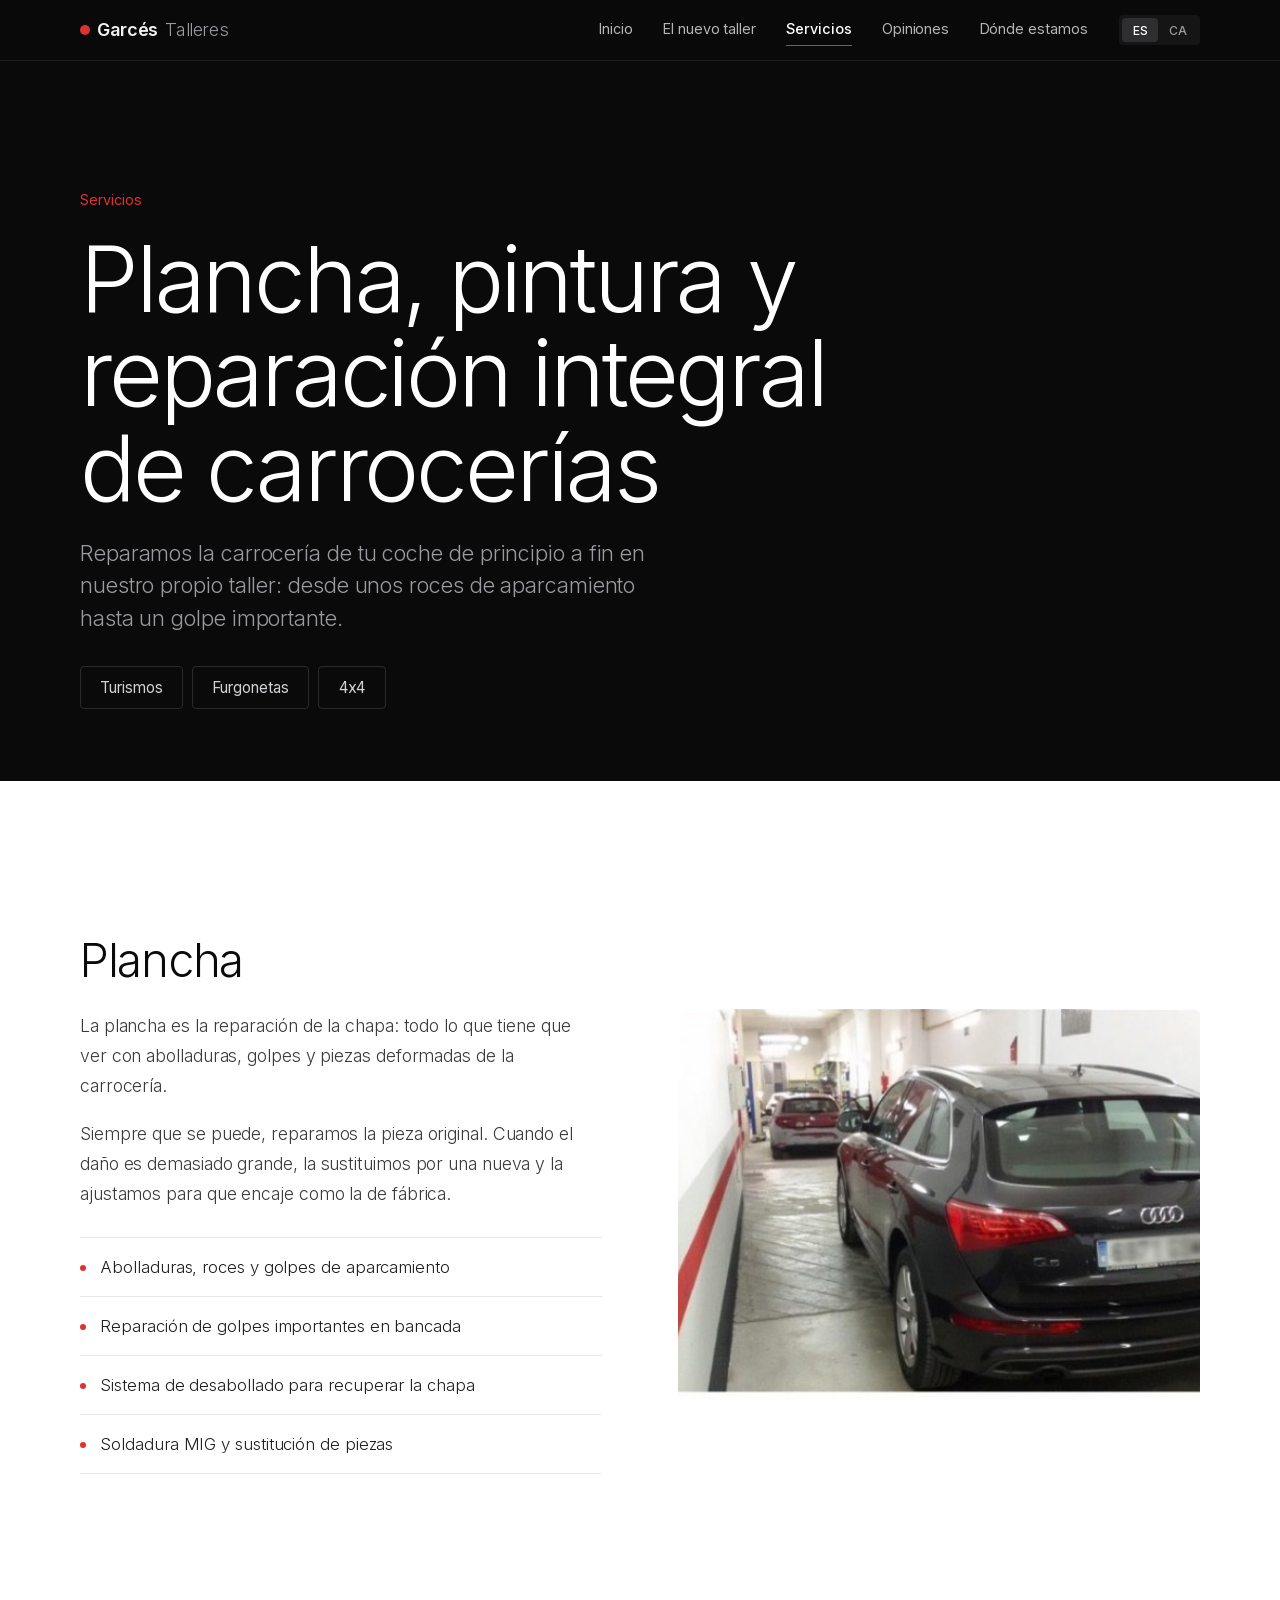
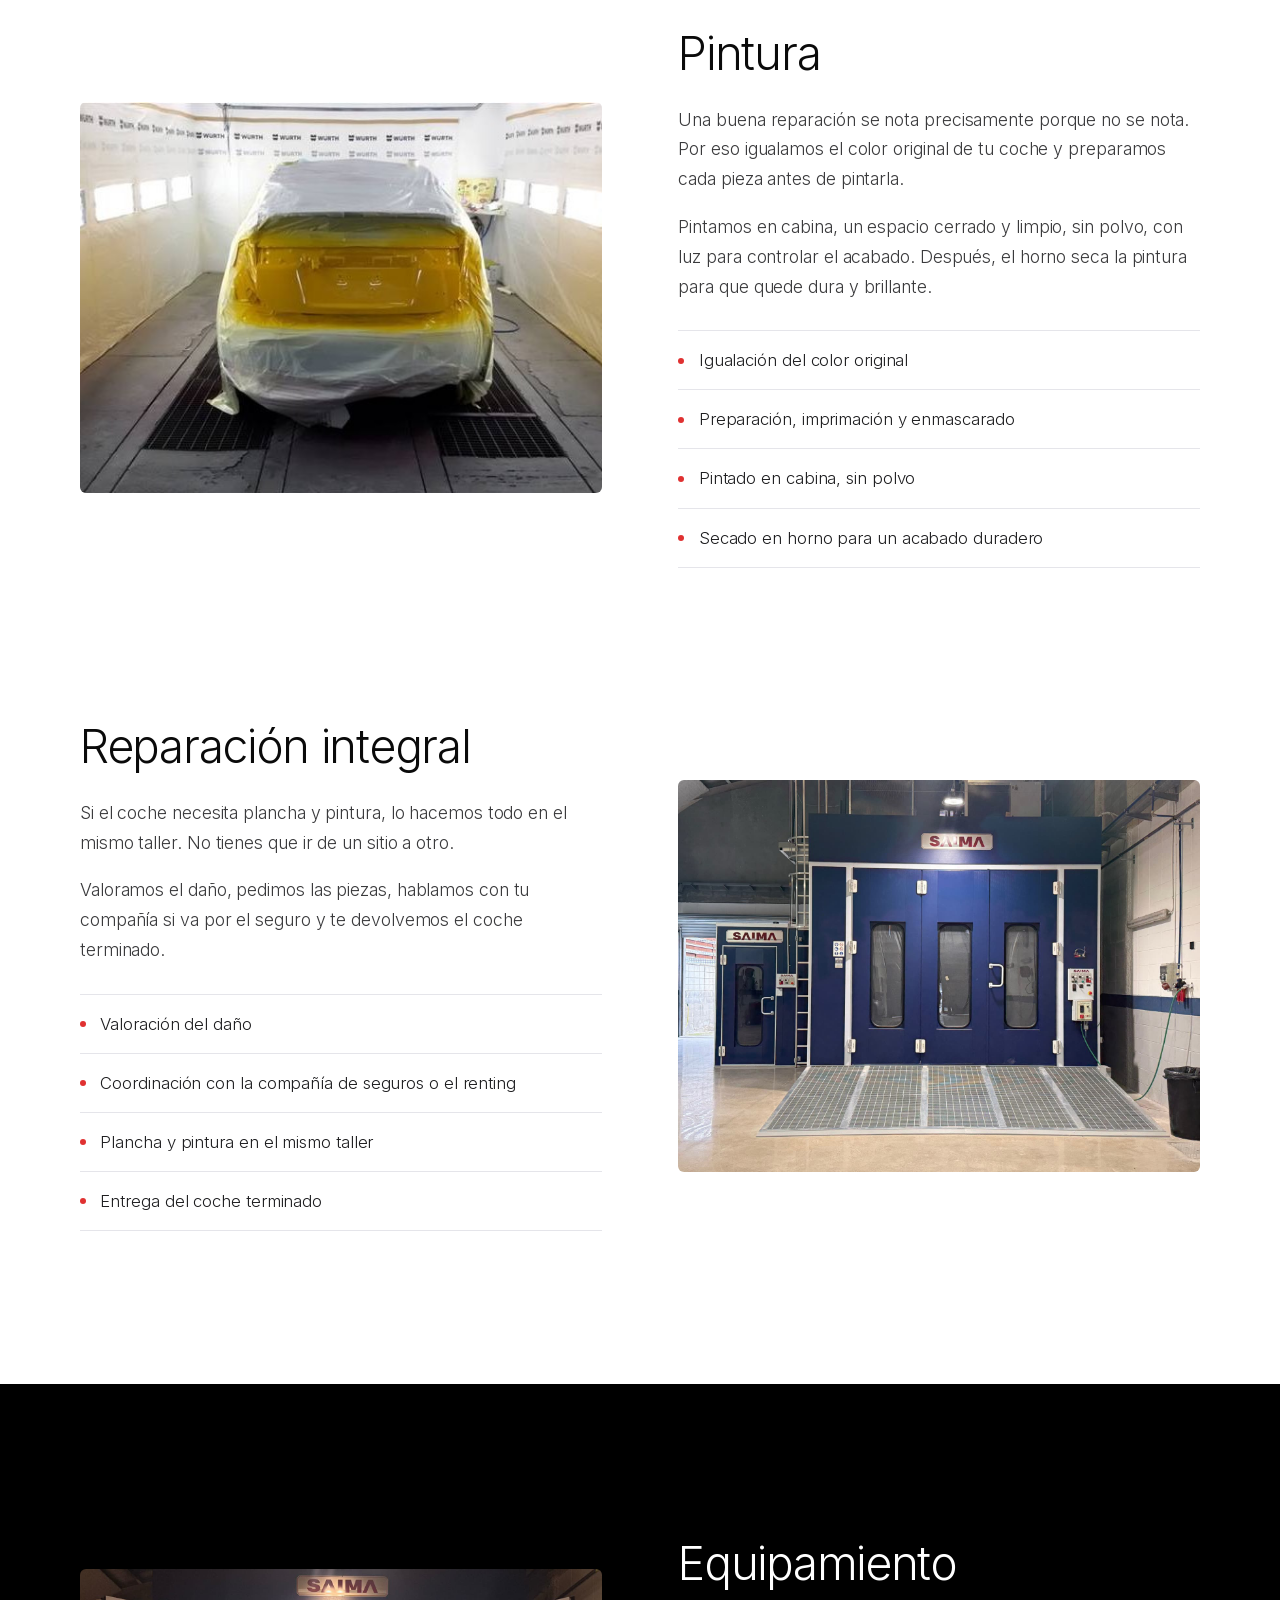
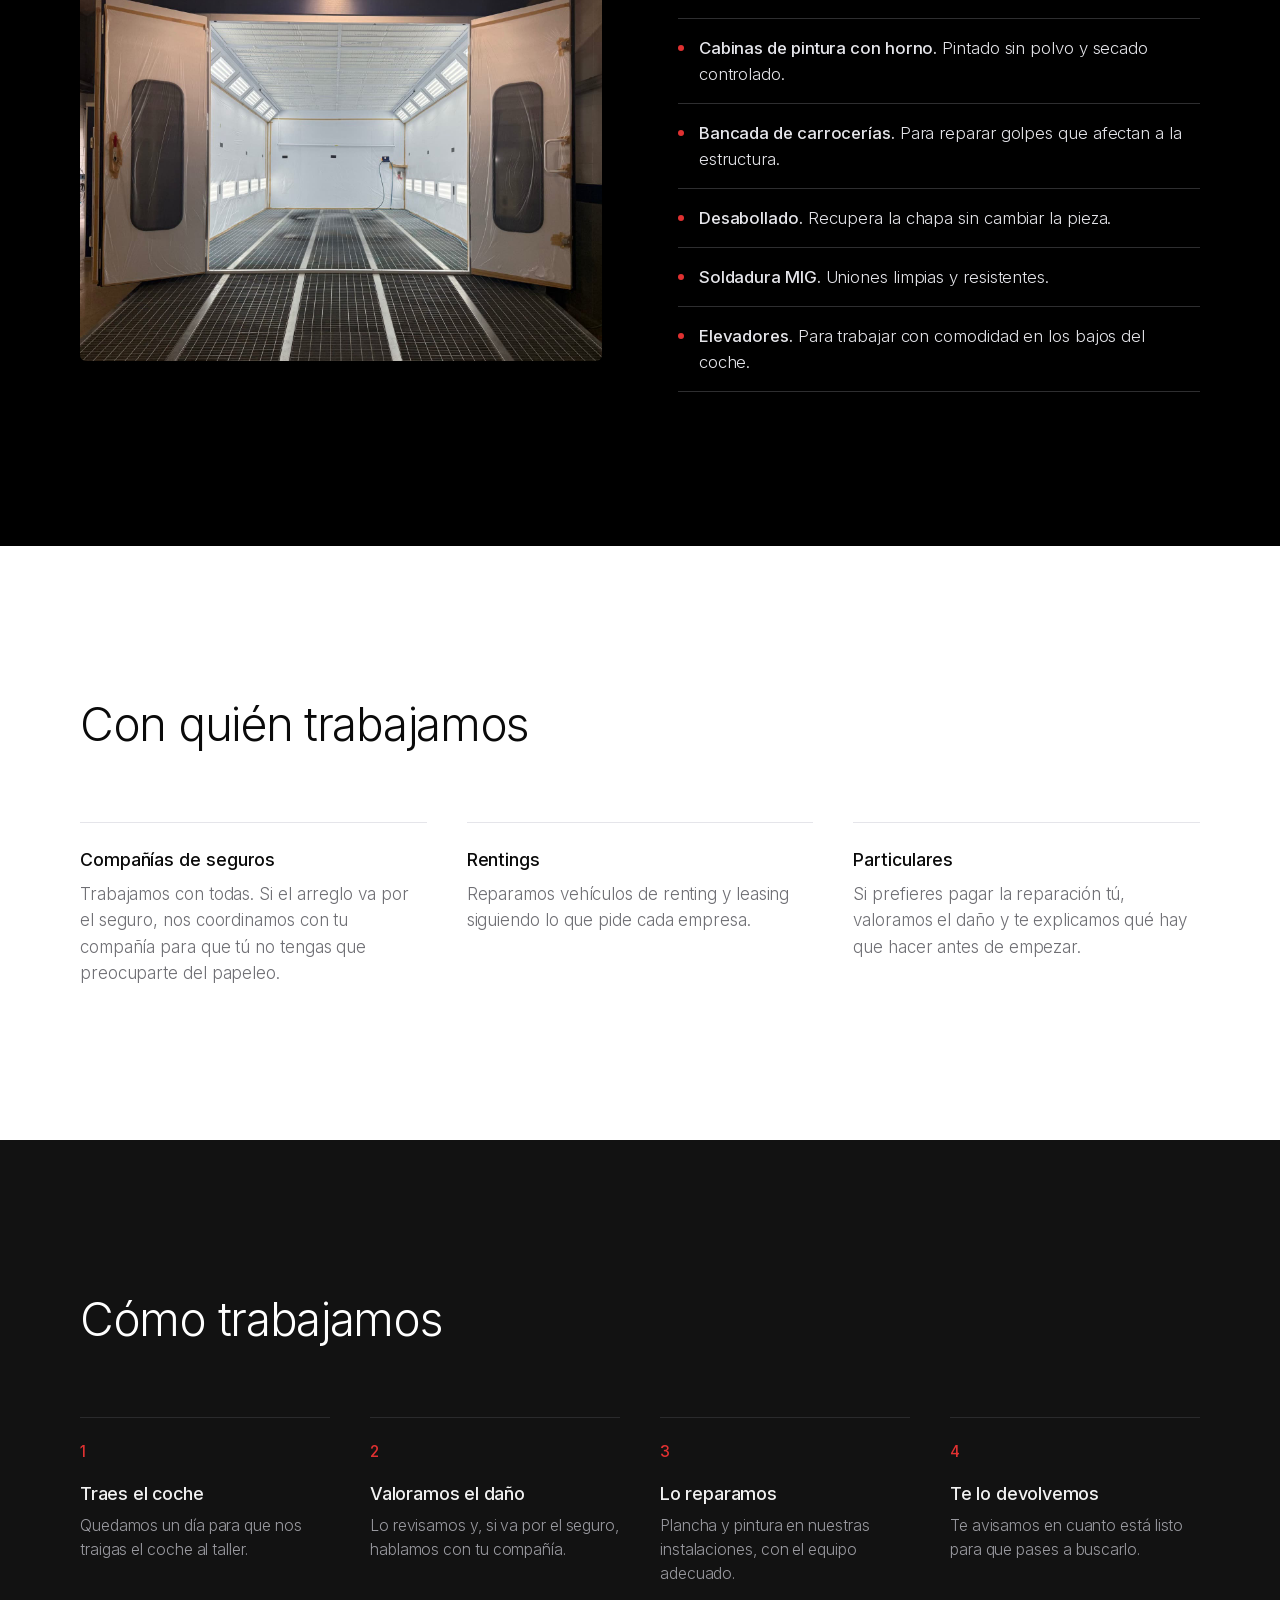
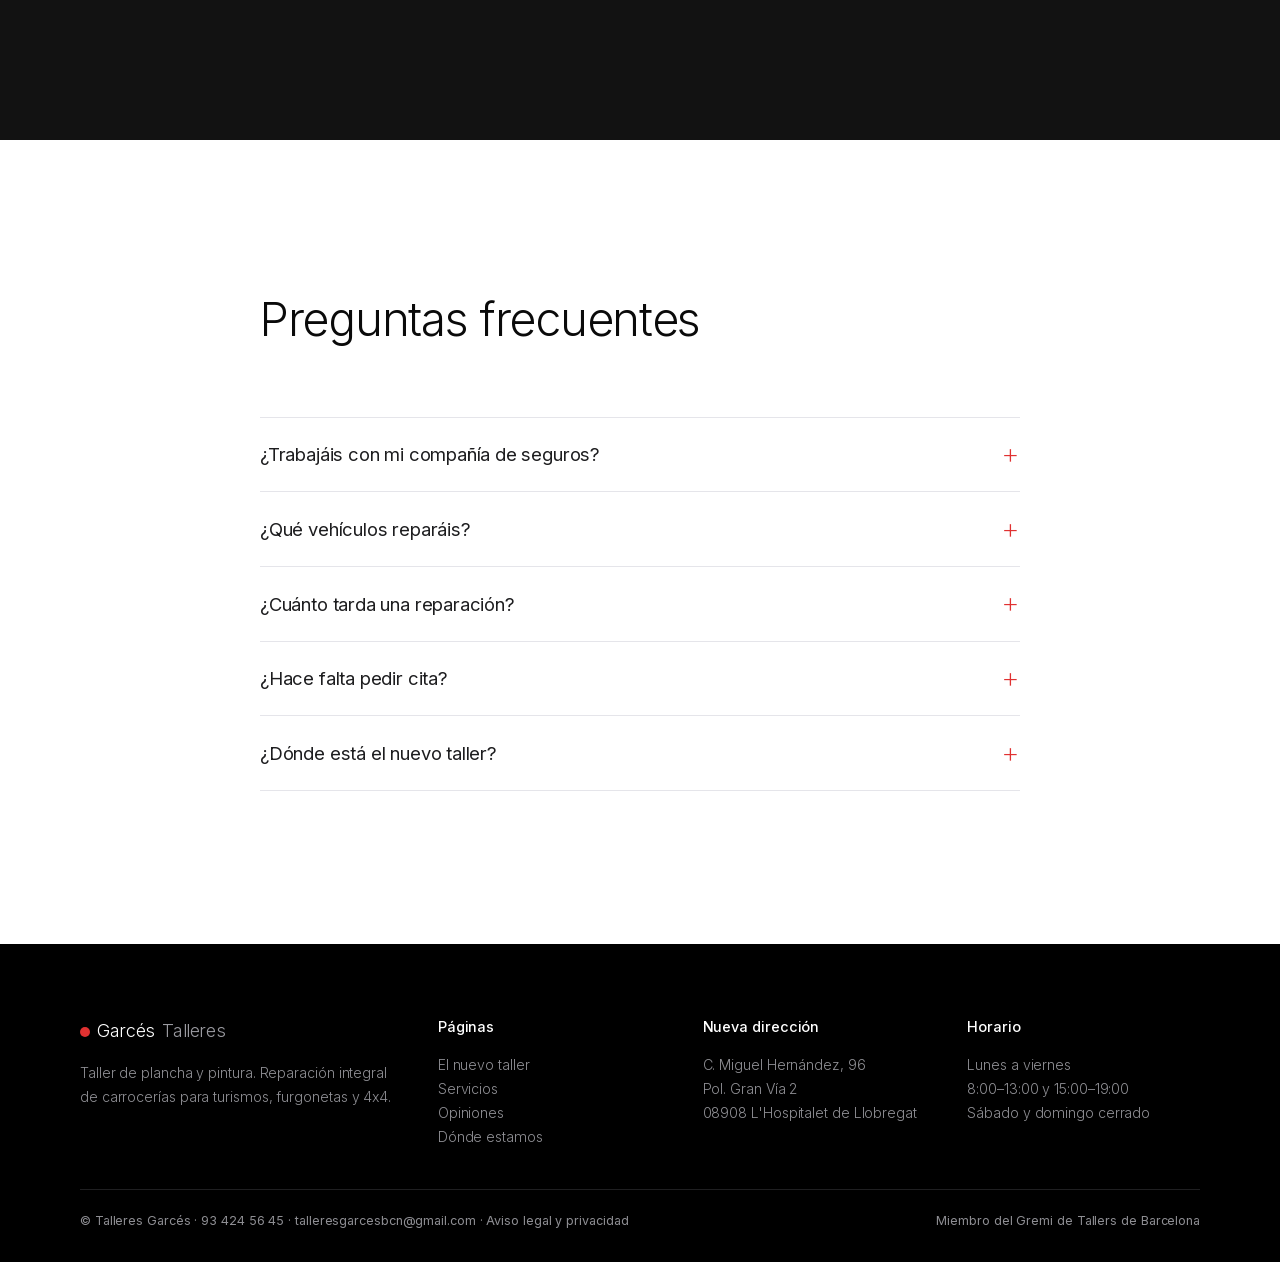
<file: servicios.html>
<!DOCTYPE html>
<html lang="es">
<head>
<meta charset="utf-8">
<meta name="viewport" content="width=device-width, initial-scale=1">
<title>Servicios de plancha y pintura | Talleres Garcés</title>
<meta name="description" content="Plancha, pintura y reparación integral de carrocerías para turismos, furgonetas y 4x4. Trabajamos con todas las compañías de seguros, rentings y particulares.">
<meta name="theme-color" content="#0A0A0A">
<meta name="robots" content="noindex, nofollow">
<link rel="canonical" href="https://ry-emit.github.io/talleres-garces-preview/servicios.html">
<link rel="icon" href="assets/favicon.svg" type="image/svg+xml">
<link rel="apple-touch-icon" href="assets/apple-touch-icon.png">
<meta property="og:type" content="website">
<meta property="og:locale" content="es_ES">
<meta property="og:site_name" content="Talleres Garcés">
<meta property="og:title" content="Servicios de plancha y pintura | Talleres Garcés">
<meta property="og:description" content="Plancha, pintura y reparación integral de carrocerías para turismos, furgonetas y 4x4. Trabajamos con todas las compañías de seguros, rentings y particulares.">
<meta property="og:image" content="https://ry-emit.github.io/talleres-garces-preview/img/og.jpg">
<meta name="twitter:card" content="summary_large_image">
<link rel="preload" href="assets/fonts/inter-latin.woff2" as="font" type="font/woff2" crossorigin>
<link rel="stylesheet" href="assets/site.css">
<script type="application/ld+json">{"@context": "https://schema.org", "@type": "AutoBodyShop", "name": "Talleres Garcés", "description": "Taller de plancha y pintura. Reparación integral de carrocerías para turismos, furgonetas y 4x4.", "url": "https://ry-emit.github.io/talleres-garces-preview/", "image": "https://ry-emit.github.io/talleres-garces-preview/img/og.jpg", "telephone": "+34 934 24 56 45", "email": "talleresgarcesbcn@gmail.com", "address": {"@type": "PostalAddress", "streetAddress": "C. Miguel Hernández, 96, Pol. Gran Vía 2", "postalCode": "08908", "addressLocality": "L'Hospitalet de Llobregat", "addressRegion": "Barcelona", "addressCountry": "ES"}, "openingHoursSpecification": [{"@type": "OpeningHoursSpecification", "dayOfWeek": ["Monday", "Tuesday", "Wednesday", "Thursday", "Friday"], "opens": "08:00", "closes": "13:00"}, {"@type": "OpeningHoursSpecification", "dayOfWeek": ["Monday", "Tuesday", "Wednesday", "Thursday", "Friday"], "opens": "15:00", "closes": "19:00"}], "areaServed": ["L'Hospitalet de Llobregat", "Barcelona"]}</script>
</head>
<body>
<a class="skip" href="#main" data-i18n="skip">Saltar al contenido</a>

<svg width="0" height="0" style="position:absolute" aria-hidden="true">
  <symbol id="star" viewBox="0 0 20 20"><path fill="currentColor" d="M10 1.5l2.6 5.6 6.1.7-4.5 4.2 1.2 6L10 15l-5.4 3 1.2-6L1.3 7.8l6.1-.7z"/></symbol>
</svg>

<header class="top">
  <div class="wrap">
    <a class="brand" href="index.html">Garcés <span data-i18n="brandSub">Talleres</span></a>
    <nav class="main" id="nav" aria-label="Principal">
      <a href="index.html" data-i18n="navHome">Inicio</a>
      <a href="nuevo-taller.html" data-i18n="navMove">El nuevo taller</a>
      <a href="servicios.html" aria-current="page" data-i18n="navServices">Servicios</a>
      <a href="opiniones.html" data-i18n="navReviews">Opiniones</a>
      <a href="donde-estamos.html" data-i18n="navWhere">Dónde estamos</a>
    </nav>
    <div class="lang" role="group" aria-label="Idioma">
      <button type="button" data-lang="es" aria-pressed="true">ES</button>
      <button type="button" data-lang="ca" aria-pressed="false">CA</button>
    </div>
    <button class="menu-btn" type="button" aria-controls="nav" aria-expanded="false" aria-label="Menú"><span></span></button>
  </div>
</header>

<main id="main">
  <section class="page-hero" aria-labelledby="h1">
    <div class="wrap">
      <p class="eyebrow" data-i18n="eyebrow">Servicios</p>
      <h1 class="display" id="h1" style="max-width:15ch" data-i18n-html="h1">Plancha, pintura y reparación integral de carrocerías</h1>
      <p class="lead" data-i18n="lead">Reparamos la carrocería de tu coche de principio a fin en nuestro propio taller: desde unos roces de aparcamiento hasta un golpe importante.</p>
      <div class="chips" style="margin-top:2rem"><span data-i18n="v1">Turismos</span><span data-i18n="v2">Furgonetas</span><span>4x4</span></div>
    </div>
  </section>

  <!-- Plancha -->
  <section class="block light" aria-labelledby="h-plancha">
    <div class="wrap">
      <div class="split">
        <div>
          <h2 id="h-plancha" data-i18n-html="pH">Plancha</h2>
          <div class="prose" style="margin-top:1.6rem">
            <p data-i18n="p1">La plancha es la reparación de la chapa: todo lo que tiene que ver con abolladuras, golpes y piezas deformadas de la carrocería.</p>
            <p data-i18n="p2">Siempre que se puede, reparamos la pieza original. Cuando el daño es demasiado grande, la sustituimos por una nueva y la ajustamos para que encaje como la de fábrica.</p>
          </div>
          <ul class="list">
            <li data-i18n="pl1">Abolladuras, roces y golpes de aparcamiento</li>
            <li data-i18n="pl2">Reparación de golpes importantes en bancada</li>
            <li data-i18n="pl3">Sistema de desabollado para recuperar la chapa</li>
            <li data-i18n="pl4">Soldadura MIG y sustitución de piezas</li>
          </ul>
        </div>
        <figure class="land"><img src="img/taller-audi.jpg" alt="Coche en la zona de plancha del taller" data-i18n-alt="altP" width="627" height="361" loading="lazy"></figure>
      </div>

      <!-- Pintura -->
      <div class="split flip">
        <div>
          <h2 id="h-pintura" data-i18n-html="ptH">Pintura</h2>
          <div class="prose" style="margin-top:1.6rem">
            <p data-i18n="pt1">Una buena reparación se nota precisamente porque no se nota. Por eso igualamos el color original de tu coche y preparamos cada pieza antes de pintarla.</p>
            <p data-i18n="pt2">Pintamos en cabina, un espacio cerrado y limpio, sin polvo, con luz para controlar el acabado. Después, el horno seca la pintura para que quede dura y brillante.</p>
          </div>
          <ul class="list">
            <li data-i18n="ptl1">Igualación del color original</li>
            <li data-i18n="ptl2">Preparación, imprimación y enmascarado</li>
            <li data-i18n="ptl3">Pintado en cabina, sin polvo</li>
            <li data-i18n="ptl4">Secado en horno para un acabado duradero</li>
          </ul>
        </div>
        <figure class="land"><img src="img/cabina-preparado.jpg" alt="Coche enmascarado y listo para pintar en la cabina" data-i18n-alt="altPt" width="709" height="413" loading="lazy"></figure>
      </div>

      <!-- Reparación integral -->
      <div class="split">
        <div>
          <h2 id="h-integral" data-i18n-html="iH">Reparación integral</h2>
          <div class="prose" style="margin-top:1.6rem">
            <p data-i18n="i1">Si el coche necesita plancha y pintura, lo hacemos todo en el mismo taller. No tienes que ir de un sitio a otro.</p>
            <p data-i18n="i2">Valoramos el daño, pedimos las piezas, hablamos con tu compañía si va por el seguro y te devolvemos el coche terminado.</p>
          </div>
          <ul class="list">
            <li data-i18n="il1">Valoración del daño</li>
            <li data-i18n="il2">Coordinación con la compañía de seguros o el renting</li>
            <li data-i18n="il3">Plancha y pintura en el mismo taller</li>
            <li data-i18n="il4">Entrega del coche terminado</li>
          </ul>
        </div>
        <figure class="land"><img src="img/nuevo/cabinas.jpg" alt="Cabinas de pintura del nuevo taller" data-i18n-alt="altI" width="1600" height="1200" loading="lazy"></figure>
      </div>
    </div>
  </section>

  <!-- Equipamiento -->
  <section class="block dark" aria-labelledby="h-eq">
    <div class="wrap">
      <div class="split">
        <figure class="land"><img src="img/nuevo/cabina-interior.jpg" alt="Interior de la cabina de pintura" data-i18n-alt="altEq" width="1600" height="1200" loading="lazy"></figure>
        <div>
          <h2 id="h-eq" data-i18n-html="eqH">Equipamiento</h2>
          <ul class="list">
            <li data-i18n-html="e1"><span><b>Cabinas de pintura con horno.</b> Pintado sin polvo y secado controlado.</span></li>
            <li data-i18n-html="e2"><span><b>Bancada de carrocerías.</b> Para reparar golpes que afectan a la estructura.</span></li>
            <li data-i18n-html="e3"><span><b>Desabollado.</b> Recupera la chapa sin cambiar la pieza.</span></li>
            <li data-i18n-html="e4"><span><b>Soldadura MIG.</b> Uniones limpias y resistentes.</span></li>
            <li data-i18n-html="e5"><span><b>Elevadores.</b> Para trabajar con comodidad en los bajos del coche.</span></li>
          </ul>
        </div>
      </div>
    </div>
  </section>

  <!-- Con quién trabajamos -->
  <section class="block light" aria-labelledby="h-who">
    <div class="wrap">
      <div class="head">
        <h2 id="h-who" data-i18n-html="whoH">Con quién trabajamos</h2>
      </div>
      <div class="info-cards">
        <div class="info-card"><h3 data-i18n="w1h">Compañías de seguros</h3><p data-i18n="w1p">Trabajamos con todas. Si el arreglo va por el seguro, nos coordinamos con tu compañía para que tú no tengas que preocuparte del papeleo.</p></div>
        <div class="info-card"><h3 data-i18n="w2h">Rentings</h3><p data-i18n="w2p">Reparamos vehículos de renting y leasing siguiendo lo que pide cada empresa.</p></div>
        <div class="info-card"><h3 data-i18n="w3h">Particulares</h3><p data-i18n="w3p">Si prefieres pagar la reparación tú, valoramos el daño y te explicamos qué hay que hacer antes de empezar.</p></div>
      </div>
    </div>
  </section>

  <!-- Cómo trabajamos -->
  <section class="block soft" aria-labelledby="h-steps">
    <div class="wrap">
      <div class="head">
        <h2 id="h-steps" data-i18n-html="stH">Cómo trabajamos</h2>
      </div>
      <ol class="steps">
        <li><h3 data-i18n="s1h">Traes el coche</h3><p data-i18n="s1p">Quedamos un día para que nos traigas el coche al taller.</p></li>
        <li><h3 data-i18n="s2h">Valoramos el daño</h3><p data-i18n="s2p">Lo revisamos y, si va por el seguro, hablamos con tu compañía.</p></li>
        <li><h3 data-i18n="s3h">Lo reparamos</h3><p data-i18n="s3p">Plancha y pintura en nuestras instalaciones, con el equipo adecuado.</p></li>
        <li><h3 data-i18n="s4h">Te lo devolvemos</h3><p data-i18n="s4p">Te avisamos en cuanto está listo para que pases a buscarlo.</p></li>
      </ol>
    </div>
  </section>

  <!-- Preguntas -->
  <section class="block light" aria-labelledby="h-faq">
    <div class="narrow">
      <div class="head">
        <h2 id="h-faq" data-i18n-html="fqH">Preguntas frecuentes</h2>
      </div>
      <div class="faq">
        <details><summary data-i18n="q1">¿Trabajáis con mi compañía de seguros?</summary><p data-i18n="a1">Sí. Trabajamos con todas las compañías de seguros, además de rentings y particulares.</p></details>
        <details><summary data-i18n="q2">¿Qué vehículos reparáis?</summary><p data-i18n="a2">Turismos, furgonetas y 4x4.</p></details>
        <details><summary data-i18n="q3">¿Cuánto tarda una reparación?</summary><p data-i18n="a3">Depende del daño y de las piezas que haga falta pedir. Cuando valoramos el coche te decimos cuánto tiempo calculamos.</p></details>
        <details><summary data-i18n="q4">¿Hace falta pedir cita?</summary><p data-i18n="a4">Es recomendable. Así podemos reservar el tiempo que necesita tu coche.</p></details>
        <details><summary data-i18n="q5">¿Dónde está el nuevo taller?</summary><p data-i18n="a5">En C. Miguel Hernández, 96, Pol. Gran Vía 2, L'Hospitalet de Llobregat. El teléfono sigue siendo el mismo.</p></details>
      </div>
    </div>
  </section>
</main>

<footer class="site">
  <div class="wrap">
    <div class="cols">
      <div>
        <p class="brand">Garcés <span data-i18n="brandSub">Talleres</span></p>
        <p data-i18n="fAbout">Taller de plancha y pintura. Reparación integral de carrocerías para turismos, furgonetas y 4x4.</p>
      </div>
      <div>
        <h4 data-i18n="fPages">Páginas</h4>
        <ul>
          <li><a href="nuevo-taller.html" data-i18n="navMove">El nuevo taller</a></li>
          <li><a href="servicios.html" data-i18n="navServices">Servicios</a></li>
          <li><a href="opiniones.html" data-i18n="navReviews">Opiniones</a></li>
          <li><a href="donde-estamos.html" data-i18n="navWhere">Dónde estamos</a></li>
        </ul>
      </div>
      <div>
        <h4 data-i18n="fNew">Nueva dirección</h4>
        <p>C. Miguel Hernández, 96<br>Pol. Gran Vía 2<br>08908 L'Hospitalet de Llobregat</p>
      </div>
      <div>
        <h4 data-i18n="fHours">Horario</h4>
        <p data-i18n-html="fHoursTxt">Lunes a viernes<br>8:00–13:00 y 15:00–19:00<br>Sábado y domingo cerrado</p>
      </div>
    </div>
    <div class="legal">
      <span>© Talleres Garcés · 93 424 56 45 · talleresgarcesbcn@gmail.com · <a href="legal.html" data-i18n="fLegal">Aviso legal y privacidad</a></span>
      <span data-i18n="fMember">Miembro del Gremi de Tallers de Barcelona</span>
    </div>
  </div>
</footer>

<script>window.PAGE_CA = {"eyebrow": "Serveis", "h1": "Planxa, pintura i reparació integral de carrosseries", "lead": "Reparem la carrosseria del teu cotxe de principi a fi al nostre propi taller: des d'unes rascades d'aparcament fins a un cop important.", "v1": "Turismes", "v2": "Furgonetes", "pH": "Planxa", "p1": "La planxa és la reparació de la xapa: tot el que té a veure amb abonyegaments, cops i peces deformades de la carrosseria.", "p2": "Sempre que es pot, reparem la peça original. Quan el dany és massa gran, la substituïm per una de nova i l'ajustem perquè encaixi com la de fàbrica.", "pl1": "Abonyegaments, rascades i cops d'aparcament", "pl2": "Reparació de cops importants a la bancada", "pl3": "Sistema de desabonyegat per recuperar la xapa", "pl4": "Soldadura MIG i substitució de peces", "altP": "Cotxe a la zona de planxa del taller", "ptH": "Pintura", "pt1": "Una bona reparació es nota precisament perquè no es nota. Per això igualem el color original del teu cotxe i preparem cada peça abans de pintar-la.", "pt2": "Pintem en cabina, un espai tancat i net, sense pols, amb llum per controlar l'acabat. Després, el forn asseca la pintura perquè quedi dura i brillant.", "ptl1": "Igualació del color original", "ptl2": "Preparació, imprimació i emmascarat", "ptl3": "Pintat en cabina, sense pols", "ptl4": "Assecat al forn per a un acabat durador", "altPt": "Cotxe emmascarat i a punt per pintar a la cabina", "iH": "Reparació integral", "i1": "Si el cotxe necessita planxa i pintura, ho fem tot al mateix taller. No has d'anar d'un lloc a un altre.", "i2": "Valorem el dany, demanem les peces, parlem amb la teva companyia si va per l'assegurança i et tornem el cotxe acabat.", "il1": "Valoració del dany", "il2": "Coordinació amb la companyia d'assegurances o el renting", "il3": "Planxa i pintura al mateix taller", "il4": "Lliurament del cotxe acabat", "altI": "Cabines de pintura del nou taller", "altEq": "Interior de la cabina de pintura", "eqEyebrow": "Equipament", "eqH": "Equipament", "e1": "<span><b>Cabines de pintura amb forn.</b> Pintat sense pols i assecat controlat.</span>", "e2": "<span><b>Bancada de carrosseries.</b> Per reparar cops que afecten l'estructura.</span>", "e3": "<span><b>Desabonyegat.</b> Recupera la xapa sense canviar la peça.</span>", "e4": "<span><b>Soldadura MIG.</b> Unions netes i resistents.</span>", "e5": "<span><b>Elevadors.</b> Per treballar amb comoditat als baixos del cotxe.</span>", "whoEyebrow": "Amb qui treballem", "whoH": "Amb qui treballem", "w1h": "Companyies d'assegurances", "w1p": "Hi treballem amb totes. Si l'arranjament va per l'assegurança, ens coordinem amb la teva companyia perquè no t'hagis de preocupar de la paperassa.", "w2h": "Rentings", "w2p": "Reparem vehicles de renting i leasing seguint el que demana cada empresa.", "w3h": "Particulars", "w3p": "Si prefereixes pagar tu la reparació, valorem el dany i t'expliquem què cal fer abans de començar.", "stEyebrow": "Com treballem", "stH": "Com treballem", "s1h": "Portes el cotxe", "s1p": "Quedem un dia perquè ens portis el cotxe al taller.", "s2h": "Valorem el dany", "s2p": "El revisem i, si va per l'assegurança, parlem amb la teva companyia.", "s3h": "El reparem", "s3p": "Planxa i pintura a les nostres instal·lacions, amb l'equip adequat.", "s4h": "Te'l tornem", "s4p": "T'avisem tan bon punt està llest perquè el vinguis a buscar.", "fqEyebrow": "Preguntes freqüents", "fqH": "Preguntes freqüents", "q1": "Treballeu amb la meva companyia d'assegurances?", "a1": "Sí. Treballem amb totes les companyies d'assegurances, a més de rentings i particulars.", "q2": "Quins vehicles repareu?", "a2": "Turismes, furgonetes i 4x4.", "q3": "Quant triga una reparació?", "a3": "Depèn del dany i de les peces que calgui demanar. Quan valorem el cotxe et diem quant temps calculem.", "q4": "Cal demanar cita?", "a4": "És recomanable. Així podem reservar el temps que necessita el teu cotxe.", "q5": "On és el nou taller?", "a5": "Al C. Miguel Hernández, 96, Pol. Gran Via 2, l'Hospitalet de Llobregat. El telèfon continua sent el mateix."};</script>
<script src="assets/site.js"></script>
</body>
</html>
</file>
<file: assets/site.css>
/* Talleres Garcés — estilos compartidos
   Rojo (el del rótulo) + negro + blanco. Minimalista, tipografía fina, todo redondeado. */
@font-face{font-family:"Inter";font-style:normal;font-weight:200 700;font-display:swap;src:url("fonts/inter-latin.woff2") format("woff2")}
:root{
  --white:#FFFFFF;
  --snow:#F5F5F7;
  --black:#0A0A0A;
  --coal:#1C1C1E;
  --coal-2:#2C2C2E;
  --ink:#1D1D1F;
  --mute:#6E6E73;
  --mute-dark:#A1A1A6;
  --hair:#E5E5EA;
  --red:#D62828;
  --red-dark:#B01E1E;
  --red-soft:#FDECEC;
  --font:-apple-system,BlinkMacSystemFont,"SF Pro Display","Inter",system-ui,sans-serif;
  --r-lg:6px; --r-md:6px; --r-sm:4px;
  --wrap:min(1120px,100% - 2.5rem);
  --narrow:min(760px,100% - 2.5rem);
  --space:clamp(6rem,12vw,10rem);
}
*{box-sizing:border-box;margin:0;padding:0}
html{scroll-behavior:smooth}
body{font-family:var(--font);background:var(--white);color:var(--ink);font-size:17px;line-height:1.55;-webkit-font-smoothing:antialiased;letter-spacing:-.005em}
a{color:inherit;text-decoration:none}
img{display:block;max-width:100%;height:auto}
:focus-visible{outline:2px solid var(--red);outline-offset:3px;border-radius:8px}
.wrap{width:var(--wrap);margin-inline:auto}
.narrow{width:var(--narrow);margin-inline:auto}
.skip{position:absolute;left:-999px}
.skip:focus{left:1rem;top:1rem;background:var(--black);color:#fff;padding:.5rem 1rem;border-radius:99px;z-index:99}

/* ---------- Cabecera ---------- */
header.top{position:sticky;top:0;z-index:40;background:rgba(255,255,255,.82);backdrop-filter:saturate(180%) blur(20px);-webkit-backdrop-filter:saturate(180%) blur(20px);border-bottom:1px solid rgba(0,0,0,.06)}
header.top .wrap{display:flex;align-items:center;gap:2rem;height:60px}
.brand{font-size:1.12rem;font-weight:600;letter-spacing:-.02em;display:flex;align-items:center;gap:.45rem;white-space:nowrap}
.brand::before{content:"";width:10px;height:10px;border-radius:50%;background:var(--red)}
.brand span{font-weight:300;color:var(--mute)}
nav.main{display:flex;gap:1.9rem;margin-left:auto}
nav.main a{font-size:.9rem;color:#515154;transition:color .2s;padding:.3rem 0;border-bottom:1.5px solid transparent}
nav.main a:hover{color:var(--black)}
nav.main a[aria-current="page"]{color:var(--black);font-weight:500;border-color:var(--red)}
.lang{display:flex;background:var(--snow);border-radius:99px;padding:3px}
.lang button{font:500 .75rem var(--font);border:0;background:none;color:var(--mute);padding:.3rem .65rem;border-radius:99px;cursor:pointer}
.lang button[aria-pressed="true"]{background:#fff;color:var(--ink);box-shadow:0 1px 3px rgba(0,0,0,.12)}
.menu-btn{display:none;border:0;background:var(--snow);width:40px;height:40px;border-radius:50%;cursor:pointer;place-items:center}
.menu-btn span{display:block;width:16px;height:1.5px;background:var(--ink);position:relative;transition:transform .25s}
.menu-btn span::before,.menu-btn span::after{content:"";position:absolute;left:0;width:16px;height:1.5px;background:var(--ink);transition:transform .25s,top .25s}
.menu-btn span::before{top:-5px}.menu-btn span::after{top:5px}
.menu-btn[aria-expanded="true"] span{background:transparent}
.menu-btn[aria-expanded="true"] span::before{top:0;transform:rotate(45deg)}
.menu-btn[aria-expanded="true"] span::after{top:0;transform:rotate(-45deg)}

/* ---------- Botones ---------- */
.btn{display:inline-flex;align-items:center;justify-content:center;gap:.45rem;font:500 1rem var(--font);padding:.85rem 1.6rem;border-radius:99px;transition:background .2s,color .2s}
.btn-black{background:var(--black);color:#fff}
.btn-black:hover{background:var(--coal-2)}
.btn-red{background:var(--red);color:#fff}
.btn-red:hover{background:var(--red-dark)}
.btn-soft{background:var(--snow);color:var(--ink)}
.btn-soft:hover{background:#ebebf0}
.btn-white{background:#fff;color:var(--black)}
.btn-white:hover{background:#e8e8ed}
.btn-link{color:var(--red);padding-inline:.4rem}
.btn-link:hover{text-decoration:underline;text-underline-offset:4px}
.ctas{display:flex;flex-wrap:wrap;gap:.7rem 1rem;margin-top:2.2rem}
.center{text-align:center}
.center .ctas{justify-content:center}

/* ---------- Tipografía ---------- */
.eyebrow{color:var(--red);font-weight:500;font-size:1rem;margin-bottom:.8rem}
h1.display{font-weight:300;font-size:clamp(2.9rem,7.4vw,5.8rem);line-height:1.02;letter-spacing:-.04em;color:var(--black)}
h1.display b,h2 b,h3 b{font-weight:500}
h1.display b{display:block}
h2{font-weight:300;font-size:clamp(2.2rem,4.8vw,3.6rem);line-height:1.06;letter-spacing:-.032em;color:var(--black)}
h3.title{font-weight:400;font-size:clamp(1.5rem,2.6vw,2rem);line-height:1.15;letter-spacing:-.022em;color:var(--black)}
.lead{font-size:clamp(1.12rem,1.8vw,1.35rem);font-weight:300;color:var(--mute);line-height:1.5;margin-top:1.4rem;max-width:42ch}
.center .lead{margin-inline:auto}
.lead strong{color:var(--ink);font-weight:500}
.prose p{font-weight:300;font-size:1.1rem;line-height:1.7;color:#3A3A3C}
.prose p + p{margin-top:1.1rem}
.prose strong{font-weight:500;color:var(--ink)}
.pill{display:inline-flex;align-items:center;gap:.5rem;background:var(--red-soft);color:var(--red-dark);font-size:.88rem;font-weight:500;padding:.45rem 1rem;border-radius:99px}
.pill i{width:7px;height:7px;border-radius:50%;background:var(--red)}
.stars{display:inline-flex;gap:2px;color:var(--red)}
.stars svg{width:16px;height:16px}

/* ---------- Secciones ---------- */
.block{padding:var(--space) 0}
.block.tight{padding:clamp(4rem,8vw,6rem) 0}
.soft{background:var(--snow)}
.dark{background:var(--black);color:#F5F5F7}
.dark h2,.dark h3.title,.dark h1.display{color:#fff}
.dark .lead,.dark .prose p{color:var(--mute-dark)}
.head{max-width:48rem;margin-bottom:clamp(3rem,6vw,4.5rem)}
.head.center{margin-inline:auto}

/* Cabecera de página interior */
.page-hero{padding:clamp(4.5rem,10vw,8rem) 0 clamp(3rem,6vw,4.5rem)}
.page-img{width:var(--wrap);margin:0 auto;border-radius:var(--r-lg);overflow:hidden;aspect-ratio:21/9;position:relative;background:var(--snow)}
.page-img img{width:100%;height:100%;object-fit:cover}
.tag{position:absolute;left:1.1rem;bottom:1.1rem;background:rgba(255,255,255,.9);backdrop-filter:blur(10px);-webkit-backdrop-filter:blur(10px);font-size:.82rem;font-weight:500;padding:.42rem .9rem;border-radius:99px;color:var(--ink)}

/* Fila texto + imagen */
.split{display:grid;grid-template-columns:minmax(0,1fr) minmax(0,1fr);gap:clamp(2.5rem,6vw,6rem);align-items:center}
.split.flip > :first-child{order:2}
.split figure{border-radius:var(--r-lg);overflow:hidden;background:var(--snow);aspect-ratio:4/5}
.split figure.land{aspect-ratio:4/3}
.split figure img{width:100%;height:100%;object-fit:cover}
.split + .split{margin-top:var(--space)}

/* Lista con puntos */
.list{list-style:none;margin-top:1.8rem;border-top:1px solid var(--hair)}
.list li{display:flex;gap:.9rem;padding:1rem 0;border-bottom:1px solid var(--hair);font-weight:300;font-size:1.05rem}
.list li::before{content:"";width:6px;height:6px;border-radius:50%;background:var(--red);flex:none;margin-top:.62em}
.list li b{font-weight:500}
.dark .list{border-color:var(--coal-2)}
.dark .list li{border-color:var(--coal-2);color:#E5E5EA}

/* Tarjetas que llevan a otras páginas */
.tiles{display:grid;grid-template-columns:repeat(3,minmax(0,1fr));gap:1rem}
.tile{display:flex;flex-direction:column;background:var(--snow);border-radius:var(--r-lg);overflow:hidden;transition:transform .3s}
.tile:hover{transform:translateY(-3px)}
.tile img{width:100%;aspect-ratio:4/3;object-fit:cover}
.tile .body{padding:1.7rem 1.8rem 1.9rem;display:flex;flex-direction:column;gap:.5rem;flex:1}
.tile h3{font-size:1.35rem;font-weight:500;letter-spacing:-.02em}
.tile p{color:var(--mute);font-weight:300;flex:1}
.tile .more{color:var(--red);font-weight:500;font-size:.95rem;margin-top:.6rem}

/* Cifras */
.figures{display:grid;grid-template-columns:repeat(4,minmax(0,1fr));gap:1rem}
.figure{background:var(--snow);border-radius:var(--r-md);padding:1.8rem 1.6rem}
.dark .figure{background:var(--coal)}
.figure strong{display:block;font-size:clamp(2.2rem,4vw,3rem);font-weight:200;letter-spacing:-.04em;line-height:1;color:var(--black)}
.dark .figure strong{color:#fff}
.figure span{display:block;margin-top:.7rem;color:var(--mute);font-size:.95rem;font-weight:300}
.dark .figure span{color:var(--mute-dark)}

/* Antes / ahora */
.era{display:grid;grid-template-columns:minmax(0,1fr) minmax(0,1fr);gap:1rem;align-items:start}
.era-col{border-radius:var(--r-lg);padding:clamp(1.4rem,2.6vw,2rem);display:flex;flex-direction:column;gap:1rem}
.era-col.then{background:var(--coal);color:#F5F5F7}
.era-col.now{background:#fff;color:var(--black);box-shadow:0 0 0 1px var(--hair)}
.era-top{display:flex;justify-content:space-between;align-items:flex-start;gap:1rem;padding:.4rem .4rem .6rem}
.era-top small{display:block;font-size:.9rem;font-weight:500;color:var(--mute-dark);margin-bottom:.5rem}
.era-col.now .era-top small{color:var(--red)}
.addr{font-size:clamp(1.3rem,2.3vw,1.65rem);font-weight:300;line-height:1.25;letter-spacing:-.02em}
.era-col.now .addr{font-weight:400}
.badge{flex:none;font-size:.82rem;font-weight:500;border-radius:99px;padding:.35rem .8rem;white-space:nowrap}
.then .badge{background:var(--coal-2);color:var(--mute-dark)}
.now .badge{background:var(--red-soft);color:var(--red-dark)}
.shots{display:grid;grid-template-columns:minmax(0,1fr) minmax(0,1fr);gap:.6rem}
.shots .big{grid-column:1 / -1}
.shots img{width:100%;aspect-ratio:16/10;object-fit:cover;border-radius:var(--r-sm)}
.shots .big img{aspect-ratio:16/9}
.era-note{color:var(--mute-dark);font-size:.97rem;font-weight:300;padding:0 .4rem .3rem}
.now .era-note{color:var(--mute)}

/* Mosaico de fotos */
.mosaic{display:grid;grid-template-columns:repeat(3,minmax(0,1fr));grid-auto-rows:240px;gap:1rem}
.mosaic figure{position:relative;border-radius:var(--r-lg);overflow:hidden;background:var(--snow)}
.mosaic img{width:100%;height:100%;object-fit:cover}
.mosaic .m-tall{grid-row:span 2}
.mosaic figcaption{position:absolute;left:1rem;bottom:1rem;background:rgba(255,255,255,.9);backdrop-filter:blur(10px);-webkit-backdrop-filter:blur(10px);font-size:.82rem;font-weight:500;padding:.4rem .85rem;border-radius:99px;color:var(--ink)}

/* Pasos */
.steps{list-style:none;counter-reset:s;display:grid;grid-template-columns:repeat(4,minmax(0,1fr));gap:1rem}
.steps li{counter-increment:s;background:var(--snow);border-radius:var(--r-md);padding:1.8rem 1.6rem 2rem}
.dark .steps li{background:var(--coal)}
.steps li::before{content:counter(s);display:grid;place-items:center;width:36px;height:36px;border-radius:50%;background:var(--red);color:#fff;font-weight:500;font-size:.95rem;margin-bottom:1.3rem}
.steps h3{font-size:1.12rem;font-weight:500;margin-bottom:.4rem;letter-spacing:-.01em}
.steps p{color:var(--mute);font-weight:300;font-size:.98rem}
.dark .steps p{color:var(--mute-dark)}

/* Preguntas */
.faq{border-top:1px solid var(--hair)}
.faq details{border-bottom:1px solid var(--hair)}
.faq summary{list-style:none;cursor:pointer;display:flex;justify-content:space-between;align-items:center;gap:1rem;padding:1.4rem 0;font-size:1.15rem;font-weight:400;letter-spacing:-.01em}
.faq summary::-webkit-details-marker{display:none}
.faq summary::after{content:"+";font-weight:200;font-size:1.8rem;line-height:1;color:var(--red);transition:transform .25s}
.faq details[open] summary::after{transform:rotate(45deg)}
.faq details p{padding:0 0 1.5rem;font-weight:300;color:#3A3A3C;max-width:62ch;line-height:1.7}

/* Chips */
.chips{display:flex;flex-wrap:wrap;gap:.6rem}
.center .chips{justify-content:center}
.chips span{border:1px solid var(--hair);border-radius:99px;padding:.55rem 1.2rem;font-size:.95rem;color:#424245}
.chips.solid span{background:var(--black);border-color:var(--black);color:#fff;font-weight:500}

/* Reseñas */
.score{display:flex;flex-direction:column;align-items:center;gap:.5rem}
.score .num{font-size:clamp(4.4rem,10vw,6.4rem);font-weight:200;letter-spacing:-.05em;line-height:1;color:var(--black)}
.score .stars svg{width:26px;height:26px}
.score small{color:var(--mute);font-size:1rem}
.rev-grid{columns:3 300px;column-gap:1rem}
.rev{break-inside:avoid;background:#fff;border-radius:var(--r-md);padding:1.8rem 1.8rem 1.7rem;margin-bottom:1rem;display:flex;flex-direction:column;gap:1.1rem}
.soft .rev{background:#fff}
.block:not(.soft) .rev{background:var(--snow)}
.rev .stars svg{width:14px;height:14px}
.rev p{font-weight:300;font-size:1.04rem;line-height:1.6}
.rev .who-r{display:flex;align-items:center;gap:.7rem;font-size:.85rem;color:var(--mute)}
.rev .av{width:34px;height:34px;border-radius:50%;background:var(--black);color:#fff;display:grid;place-items:center;font-weight:500;font-size:.88rem;flex:none}
.rev .who-r b{color:var(--ink);font-weight:500;display:block;font-size:.93rem}
.rev-note{color:var(--mute);font-size:.82rem;margin-top:1.2rem}
.quote-big{font-size:clamp(1.6rem,3.4vw,2.6rem);font-weight:300;line-height:1.3;letter-spacing:-.025em;color:var(--black)}
.dark .quote-big{color:#fff}
.quote-big + p{margin-top:1.4rem;color:var(--mute)}
.themes{display:grid;grid-template-columns:repeat(4,minmax(0,1fr));gap:1rem}
.theme{background:#fff;border-radius:var(--r-md);padding:1.7rem 1.6rem}
.theme h3{font-size:1.1rem;font-weight:500;margin-bottom:.4rem}
.theme p{color:var(--mute);font-weight:300;font-size:.97rem}

/* Dónde estamos */
.where{display:grid;grid-template-columns:minmax(0,1.5fr) minmax(0,1fr);gap:1rem}
.where iframe,.map-load{width:100%;height:100%;min-height:440px;border:0;border-radius:var(--r-lg);display:block}
.where iframe{filter:grayscale(1) contrast(1.05)}
.map-load{position:relative;overflow:hidden;background:var(--coal);cursor:pointer;color:#fff;font:inherit;text-align:left}
.map-load img{position:absolute;inset:0;width:100%;height:100%;object-fit:cover;opacity:.45;filter:grayscale(1)}
.map-load span{position:absolute;left:50%;top:50%;transform:translate(-50%,-50%);display:flex;flex-direction:column;align-items:center;gap:.6rem;text-align:center;width:80%}
.map-load b{background:#fff;color:var(--black);font-weight:500;padding:.8rem 1.5rem;border-radius:99px}
.map-load small{color:#E5E5EA;font-size:.85rem;font-weight:300}
.map-load:hover b{background:#e8e8ed}
.where dl{background:var(--snow);border-radius:var(--r-lg);padding:clamp(1.7rem,3vw,2.4rem);display:grid;gap:1.5rem;align-content:start}
.dark .where dl{background:var(--coal)}
.where dt{font-size:.85rem;color:var(--mute);margin-bottom:.35rem}
.dark .where dt{color:var(--mute-dark)}
.where dd{font-weight:300;font-size:1.08rem;line-height:1.5;overflow-wrap:anywhere}
.where dd a{border-bottom:1px solid var(--hair)}
.where dd a:hover{border-color:var(--red)}
.info-cards{display:grid;grid-template-columns:repeat(3,minmax(0,1fr));gap:1rem}
.info-card{background:var(--snow);border-radius:var(--r-md);padding:1.8rem 1.7rem}
.info-card h3{font-size:1.1rem;font-weight:500;margin-bottom:.5rem}
.info-card p{color:var(--mute);font-weight:300}

/* Pie */
footer.site{background:var(--black);color:#8E8E93;font-size:.88rem}
footer.site .cols{display:grid;grid-template-columns:1.4fr 1fr 1fr 1fr;gap:2rem;padding:clamp(3.5rem,6vw,4.5rem) 0 2.5rem}
footer.site h4{color:#fff;font-weight:500;font-size:.9rem;margin-bottom:.9rem}
footer.site .brand{color:#fff;margin-bottom:.9rem}
footer.site p,footer.site li{font-weight:300;line-height:1.7}
footer.site ul{list-style:none}
footer.site a:hover{color:#fff}
footer.site .legal{border-top:1px solid var(--coal-2);padding:1.3rem 0 2rem;display:flex;flex-wrap:wrap;justify-content:space-between;gap:.6rem;font-size:.78rem}

/* ---------- Responsive ---------- */
@media (max-width:960px){
  .menu-btn{display:grid;margin-left:.6rem}
  header.top .wrap{gap:1rem}
  .lang{margin-left:auto}
  nav.main{position:fixed;inset:60px 0 auto 0;background:#fff;flex-direction:column;gap:0;padding:.5rem 1.25rem 1.5rem;border-bottom:1px solid var(--hair);box-shadow:0 20px 40px rgba(0,0,0,.08);display:none;margin:0}
  nav.main.open{display:flex}
  nav.main a{font-size:1.25rem;font-weight:300;padding:.95rem 0;border-bottom:1px solid var(--hair)}
  nav.main a[aria-current="page"]{border-color:var(--hair);color:var(--red);font-weight:400}
  .split,.era,.where{grid-template-columns:minmax(0,1fr)}
  .split.flip > :first-child{order:0}
  .split figure{aspect-ratio:4/3}
  .tiles{grid-template-columns:minmax(0,1fr)}
  .figures,.themes{grid-template-columns:repeat(2,minmax(0,1fr))}
  .steps{grid-template-columns:repeat(2,minmax(0,1fr))}
  .info-cards{grid-template-columns:minmax(0,1fr)}
  .mosaic{grid-template-columns:repeat(2,minmax(0,1fr));grid-auto-rows:180px}
  .page-img{aspect-ratio:16/10}
  .where iframe,.map-load{min-height:320px}
  footer.site .cols{grid-template-columns:1fr 1fr}
}
@media (max-width:560px){
  .steps{grid-template-columns:minmax(0,1fr)}
  .figures,.themes{grid-template-columns:minmax(0,1fr)}
  footer.site .cols{grid-template-columns:1fr}
  .era-top{flex-direction:column}
}
@media (prefers-reduced-motion:reduce){html{scroll-behavior:auto}.tile{transition:none}}

/* Textos legales */
.legal-text .title-sm{font-size:1.35rem;font-weight:500;letter-spacing:-.015em;color:var(--black);margin:2.8rem 0 .9rem}
.legal-text .title-sm:first-child{margin-top:0}
.legal-text a{border-bottom:1px solid var(--hair)}
.legal-text a:hover{border-color:var(--red)}

/* ===== Capa sobria (v6): menos efectos, más oficio ===== */
h1.display b,h2 b,h3 b{font-weight:inherit}
h1.display b{display:inline}
h1.display{font-weight:300;letter-spacing:-.035em}
h2{font-size:clamp(2rem,3.8vw,2.9rem);letter-spacing:-.028em;line-height:1.1}
.eyebrow{color:var(--mute);font-size:.9rem;font-weight:400;letter-spacing:0;margin-bottom:1.2rem}
.dark .eyebrow{color:var(--mute-dark)}
.pill{background:none;padding:0;border-radius:0;color:var(--mute);font-weight:400;font-size:.95rem}
.pill i{display:none}
.btn{border-radius:4px;padding:.9rem 1.6rem;font-size:.95rem}
header .btn{border-radius:4px}
.btn-link{color:var(--ink);text-decoration:underline;text-underline-offset:5px;text-decoration-thickness:1px;text-decoration-color:var(--hair);padding-inline:.2rem}
.btn-link:hover{text-decoration-color:var(--ink)}
.lang,.lang button{border-radius:4px}
.menu-btn{border-radius:4px}
.tag,.mosaic figcaption{display:none}
.chips span{border-radius:4px}
.chips.solid span{border-radius:4px}
.stars{color:var(--ink)}
.rev .stars,.score .stars{color:var(--red)}
/* Recuadros grises -> líneas finas */
.tile{background:none;border-radius:0;transition:none}
.tile:hover{transform:none}
.tile img{border-radius:var(--r-lg)}
.tile .body{padding:1.4rem 0 0}
.tile .more{color:var(--ink);text-decoration:underline;text-underline-offset:5px;text-decoration-color:var(--hair)}
.tile:hover .more{text-decoration-color:var(--ink)}
.info-card,.figure,.theme{background:none;border-radius:0;border-top:1px solid var(--hair);padding:1.4rem 0 0}
.soft .info-card,.soft .theme{background:none}
.info-card[style]{background:none!important}
.dark .figure{background:none;border-color:var(--coal-2)}
.info-cards{gap:2.2rem 2.5rem}
.figures,.themes{gap:2.5rem}
.steps li{background:none;border-radius:0;border-top:1px solid var(--hair);padding:1.4rem 0 0}
.dark .steps li{background:none;border-color:var(--coal-2)}
.steps li::before{width:auto;height:auto;background:none;color:var(--red);font-size:.95rem;display:block;margin-bottom:1rem;border-radius:0}
.steps{gap:2.5rem}
.rev{border-radius:var(--r-md);box-shadow:0 0 0 1px var(--hair)}
.block:not(.soft) .rev{background:#fff}
.era-col{border-radius:var(--r-lg)}
.era-col.now{box-shadow:0 0 0 1px var(--hair)}
.badge{border-radius:4px}
.where dl{border-radius:var(--r-lg)}
.page-img{aspect-ratio:2.4/1}
.page-hero.left-hero{text-align:left}
.score .num{font-weight:200}
@media (max-width:960px){.page-img{aspect-ratio:16/10}}
.block .head.center{text-align:left;margin-inline:0}
.block .head.center .score{align-items:flex-start}

/* ===== Tema negro (v7): predomina el negro, rojo y blanco como contraste ===== */
:root{
  --white:#0A0A0A;      /* fondo general */
  --snow:#151515;       /* secciones alternas y superficies */
  --black:#FFFFFF;      /* títulos */
  --ink:#F2F2F2;        /* texto */
  --mute:#9A9AA0;       /* texto secundario */
  --mute-dark:#9A9AA0;
  --hair:#2A2A2C;       /* líneas */
  --coal:#1A1A1A;
  --coal-2:#2E2E30;
  --red:#E03131;
  --red-dark:#C42424;
}
body{background:#0A0A0A;color:var(--ink)}
.skip:focus{background:#fff;color:#0A0A0A}
header.top{background:rgba(10,10,10,.78);border-bottom-color:rgba(255,255,255,.08)}
nav.main a{color:#B5B5BA}
nav.main a:hover,nav.main a[aria-current="page"]{color:#fff}
.lang button[aria-pressed="true"]{background:#2E2E30;color:#fff;box-shadow:none}
.prose p,.faq details p{color:#C7C7CC}
.chips span{color:#D1D1D6}
.btn-black{background:var(--red);color:#fff}
.btn-black:hover{background:var(--red-dark)}
.btn-soft{background:#1F1F21;color:#fff}
.btn-soft:hover{background:#2A2A2C}
.btn-white{background:#fff;color:#0A0A0A}
.btn-link{color:#fff;text-decoration-color:#48484A}
.btn-link:hover{text-decoration-color:var(--red)}
.tile .more{color:#fff;text-decoration-color:var(--red)}
.dark{background:#000;color:#F2F2F2}
.soft{background:#121212}
.figure strong{color:var(--red)}
.era-col.then{background:#161616}
.era-col.now{background:#fff;color:#0A0A0A;box-shadow:none}
.era-col.now .addr{color:#0A0A0A}
.now .era-note{color:#6E6E73}
.rev,.soft .rev,.block:not(.soft) .rev{background:#151515;box-shadow:0 0 0 1px #232325}
.soft .rev{background:#1A1A1A}
.rev .av{background:var(--red)}
.map-load b{background:#fff;color:#0A0A0A}
.map-load:hover b{background:#e8e8ed}
footer.site{background:#000}
footer.site .legal{border-top-color:#1F1F21}
.page-hero .eyebrow{color:var(--red)}
.score .num{color:#fff}
@media (max-width:960px){
  nav.main{background:#0A0A0A;border-bottom-color:#1F1F21;box-shadow:0 20px 40px rgba(0,0,0,.5)}
  nav.main a{border-bottom-color:#1F1F21}
  nav.main a[aria-current="page"]{color:var(--red);border-color:#1F1F21}
}

/* Franja roja para los mensajes clave */
.band-red{background:#C41E1E;color:#fff}
.band-red .quote-big,.band-red h2,.band-red .eyebrow{color:#fff}
.band-red p,.band-red .lead{color:rgba(255,255,255,.85)}
.band-red .stars{color:#fff}
.band-red .btn-white{background:#0A0A0A;color:#fff}
.band-red .btn-white:hover{background:#1F1F21}

/* ===== Secciones blancas (v8) que se alternan con las negras ===== */
.light{
  --white:#FFFFFF; --snow:#F5F5F7; --black:#0A0A0A; --ink:#1D1D1F;
  --mute:#6E6E73; --mute-dark:#6E6E73; --hair:#E5E5EA;
  background:#fff; color:var(--ink);
}
.light.soft{background:#F5F5F7}
.light h1,.light h2,.light h3,.light .quote-big,.light .score .num{color:#0A0A0A}
.light .prose p,.light .faq details p{color:#3A3A3C}
.light .chips span{color:#424245}
.light .btn-soft{background:#F0F0F2;color:#0A0A0A}
.light .btn-soft:hover{background:#E5E5EA}
.light .btn-link{color:#0A0A0A;text-decoration-color:#C7C7CC}
.light .btn-link:hover{text-decoration-color:var(--red)}
.light .tile .more{color:#0A0A0A}
.light .rev,.light.soft .rev{background:#fff;box-shadow:0 0 0 1px #E5E5EA}
.light .rev .who-r b{color:#0A0A0A}
.light .era-col.now{box-shadow:0 0 0 1px #E5E5EA}
.light .list li{border-color:#E5E5EA}
.light .where dl{background:#F5F5F7}
.light .legal-text a{border-color:#E5E5EA}
.mosaic .m-wide2{grid-column:span 2}
@media (max-width:960px){.mosaic .m-wide2{grid-column:span 2}}
.mosaic{grid-auto-flow:dense}
</file>
